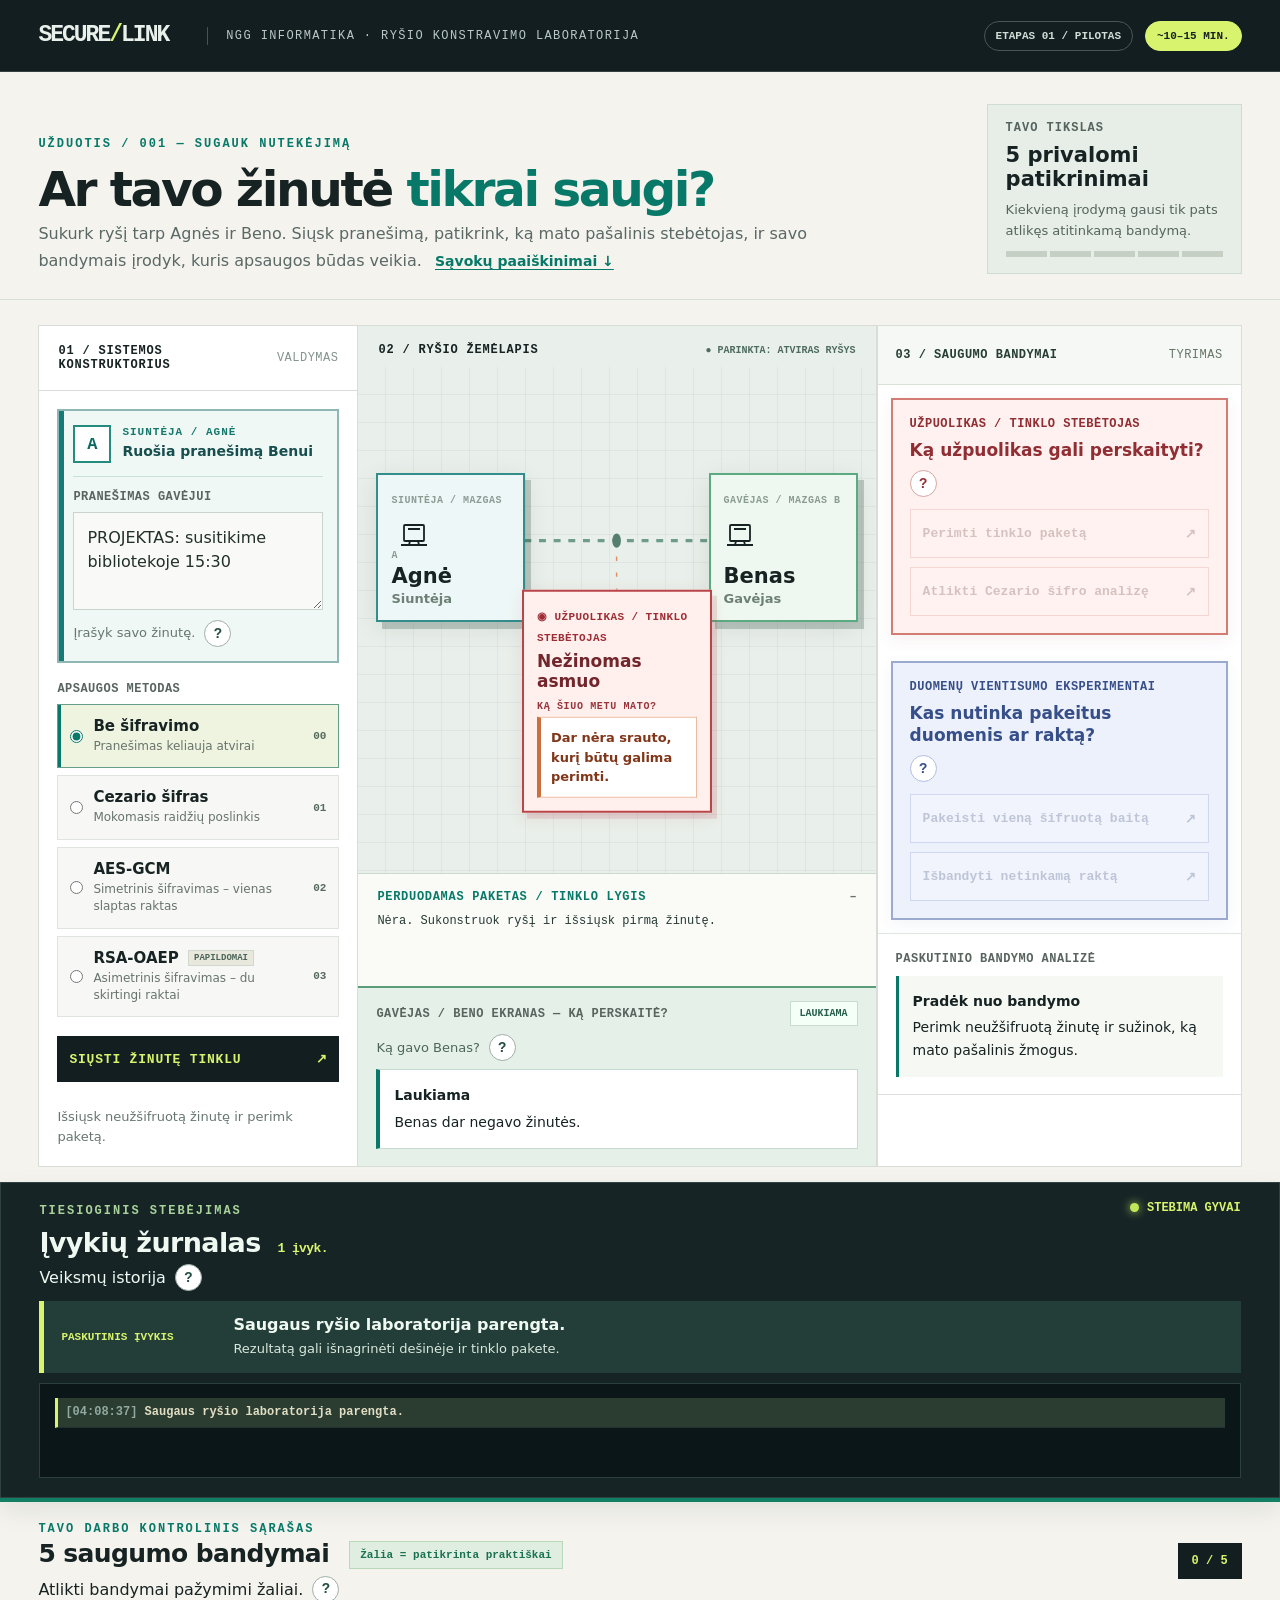
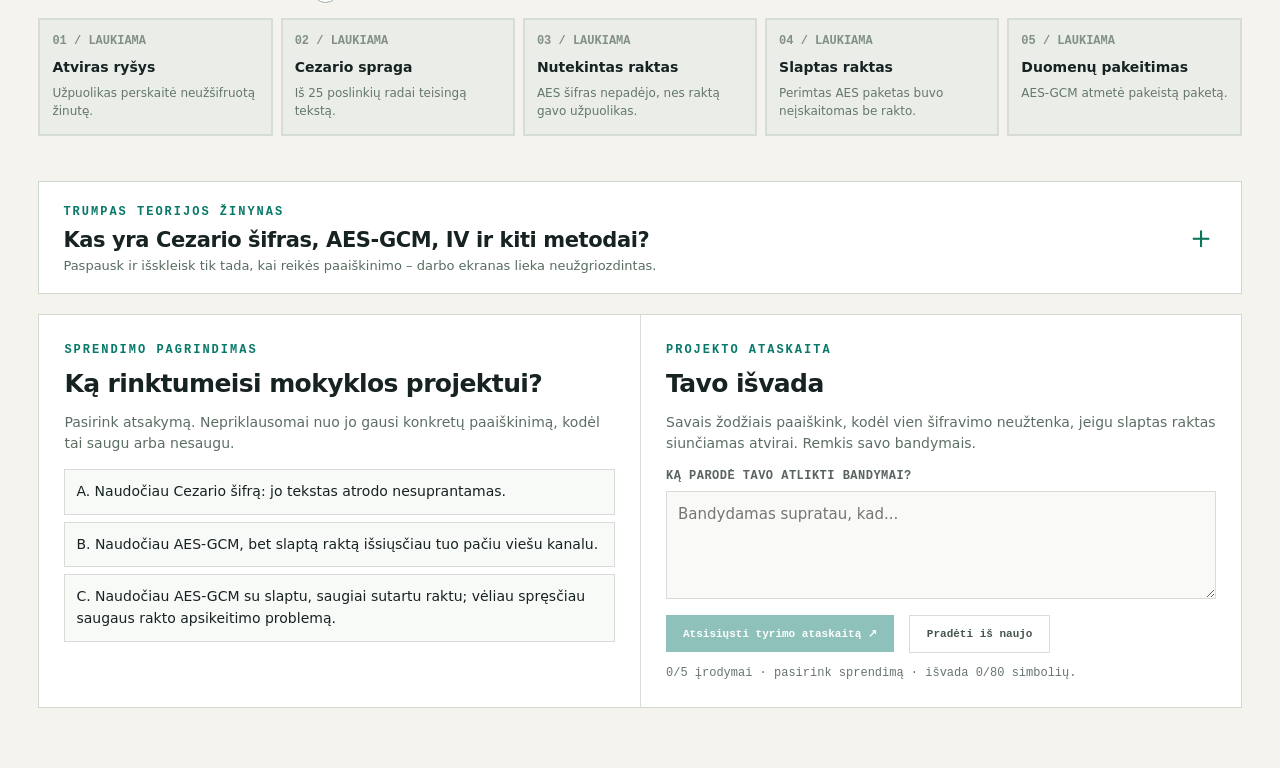
<file: secure-link.html>
<!DOCTYPE html>
<html lang="lt">
<head>
<meta charset="utf-8">
<meta name="viewport" content="width=device-width, initial-scale=1">
<meta name="theme-color" content="#11191a">
<title>SECURE / LINK — ryšio konstravimo laboratorija</title>
<style>
:root{--paper:#f4f3ee;--ink:#172223;--ink2:#4b5858;--line:#d9ddd8;--dark:#131e20;--lime:#d8f36d;--teal:#087968;--orange:#f3ab68;--red:#b34d40;--green:#17795e;--mono:'Space Mono',ui-monospace,Consolas,monospace;--font:'DM Sans',system-ui,-apple-system,'Segoe UI',sans-serif}*{box-sizing:border-box}body{margin:0;background:var(--paper);color:var(--ink);font-family:var(--font)}button,input,textarea,select{font:inherit}button{cursor:pointer}button:disabled{opacity:.46;cursor:not-allowed}button:focus-visible,input:focus-visible,textarea:focus-visible,select:focus-visible{outline:3px solid #4a8bbf;outline-offset:3px}a{color:inherit}.top{height:72px;background:var(--dark);color:#e9f0eb;display:flex;align-items:center;gap:22px;padding:0 clamp(18px,3vw,46px);border-bottom:1px solid #344242}.brand{font:700 23px/1 var(--mono);letter-spacing:-2px;white-space:nowrap}.brand span{color:var(--lime)}.top-mid{font:400 10px/1.5 var(--mono);text-transform:uppercase;letter-spacing:1.4px;color:#b8c9c5;margin-left:17px;border-left:1px solid #465551;padding-left:18px}.top-right{margin-left:auto;display:flex;align-items:center;gap:12px}.pill{border:1px solid #475854;color:#d0ddd6;border-radius:99px;padding:8px 11px;font:700 10px var(--mono);white-space:nowrap}.pilot-pill{background:var(--lime);color:#172223;border-color:var(--lime)}.under{padding:32px clamp(18px,3vw,46px) 25px;display:flex;align-items:end;justify-content:space-between;gap:22px;border-bottom:1px solid var(--line)}.overline{font:700 10px/1.7 var(--mono);letter-spacing:2px;color:var(--teal)}h1{margin:10px 0 7px;font-size:clamp(30px,3.8vw,54px);line-height:1.02;letter-spacing:-2.4px;font-weight:800}h1 em{font-style:normal;color:var(--teal)}.intro{margin:0;max-width:620px;color:#5a6866;font-size:14px;line-height:1.5}.goal{background:#e7ede7;border:1px solid #cfdbd4;max-width:255px;min-width:210px;padding:16px 18px}.goal .label{font:700 10px var(--mono);letter-spacing:1px;color:#55635e}.goal strong{display:block;margin:8px 0;font-size:20px}.goal small{font-size:11px;color:#56645e}.workspace{display:grid;grid-template-columns:minmax(250px,295px) minmax(420px,1fr) minmax(280px,320px);gap:0;padding:25px clamp(18px,3vw,46px) 0;max-width:1740px;margin:auto}.pane{min-width:0;background:white;border:1px solid var(--line)}.pane+.pane{border-left:0}.pane-head{padding:17px 19px;border-bottom:1px solid var(--line);display:flex;align-items:center;justify-content:space-between;gap:9px}.pane-title{font:700 11px var(--mono);letter-spacing:.8px;text-transform:uppercase}.pane-code{font:10px var(--mono);color:#84938d}.controls{padding:18px;display:flex;flex-direction:column;gap:19px}.field-label{font:700 10px var(--mono);letter-spacing:.6px;color:#59645f;display:block;margin-bottom:8px;text-transform:uppercase}.message-input{width:100%;min-height:98px;padding:13px;border:1px solid #cad3ce;resize:vertical;line-height:1.5;color:#22302c;background:#f9faf8;font-size:14px;border-radius:0}.hint{color:#677670;font-size:11px;line-height:1.5;margin-top:6px}.mode-list{display:grid;gap:7px}.mode-choice{display:flex;align-items:center;gap:10px;padding:12px 10px;background:#f7f8f5;border:1px solid #e0e4de;cursor:pointer;transition:border-color .15s,background .15s}.mode-choice:has(input:checked){background:#eff4e0;border-color:#649e89;box-shadow:inset 3px 0 0 var(--teal)}.mode-choice input{accent-color:var(--teal);margin:0}.mode-choice b{font-size:13px;display:block}.mode-choice small{font-size:10px;display:block;color:#67736c;margin-top:3px}.mode-badge{margin-left:auto;font:700 9px var(--mono);color:#566b5d}.option-row{display:grid;grid-template-columns:1fr 1fr;gap:7px}.smallopt{font-size:12px;border:1px solid var(--line);background:#f7f9f6;min-height:48px;padding:9px;color:var(--ink2);text-align:center}.smallopt.active{background:#e5f2e5;border-color:#61a58e;color:#175c4c;font-weight:700}.control-slider{display:flex;gap:12px;align-items:center}.control-slider input{flex:1;min-width:0;accent-color:var(--teal)}.control-slider output{font:700 15px var(--mono);min-width:24px}.send{width:100%;background:var(--dark);color:var(--lime);padding:15px 12px;border:0;text-transform:uppercase;letter-spacing:.8px;font:700 12px var(--mono);display:flex;justify-content:space-between;align-items:center;gap:7px}.send:hover{background:#2c4545}.main-stage{background:#e9efea;position:relative;display:flex;flex-direction:column;min-height:585px;overflow:hidden}.stage-top{padding:17px 20px 10px;display:flex;align-items:center;justify-content:space-between}.stage-top .status{font:700 10px var(--mono);color:#4e6c5f}.network-board{position:relative;flex:1;min-height:330px;background:linear-gradient(rgba(102,126,114,.08) 1px,transparent 1px),linear-gradient(90deg,rgba(102,126,114,.08) 1px,transparent 1px);background-size:28px 28px;background-position:-1px -1px}.wires{position:absolute;inset:0;width:100%;height:100%;pointer-events:none}.wire{stroke:#6d9d8a;stroke-width:2.2;stroke-dasharray:8 9;fill:none}.wire-b{stroke:#de9366;stroke-width:1.7;stroke-dasharray:3 8;fill:none}.packet-dot{fill:#ffb46f;filter:drop-shadow(0 0 5px #db904d);opacity:0}.packet-dot.fly{opacity:1;animation:travel 1.4s ease-in-out forwards}@keyframes travel{0%{transform:translateX(0);opacity:0}10%{opacity:1}85%{opacity:1}100%{transform:translateX(100px);opacity:0}}.moving-packet{position:absolute;z-index:3;left:25%;top:30%;display:none;font:700 18px var(--mono);color:#c4663a;text-shadow:0 0 13px #ffd69b;pointer-events:none}.moving-packet.go{display:block;animation:packetTravel 1.15s ease-in-out both}@keyframes packetTravel{from{transform:translateX(0);opacity:0}15%{opacity:1}85%{opacity:1}to{transform:translateX(min(32vw,340px));opacity:0}}.endpoint{position:absolute;width:149px;min-height:134px;background:#fff;border:1px solid #c5d1c8;box-shadow:8px 8px 0 rgba(43,78,61,.07);z-index:1;padding:13px}.endpoint.sender{top:21%;left:3.5%}.endpoint.receiver{top:21%;right:3.5%}.endpoint .num{color:#8b9c93;font:10px var(--mono)}.endpoint svg{width:32px;height:32px;margin:13px 0 6px;stroke:var(--ink);fill:none;stroke-width:1.8}.endpoint strong{display:block;font-size:14px}.endpoint small{font-size:11px;color:#6c8075}.spy{position:absolute;left:50%;top:66%;transform:translate(-50%,-50%);width:172px;min-height:104px;border:1px solid #d3a580;background:#fff6ed;padding:12px 15px;z-index:1}.spy .spy-label{font:700 10px var(--mono);color:#a15b35;letter-spacing:.4px}.spy strong{display:block;margin:9px 0 4px;font-size:13px}.spy small{font-size:11px;color:#805c46;line-height:1.4}.packet-strip{border-top:1px solid #cad9ce;background:#fafbf7;min-height:113px;padding:16px 19px;display:grid;grid-template-columns:1fr auto;gap:10px}.packet-strip .strip-label{font:700 10px var(--mono);color:var(--teal);letter-spacing:.7px}.packet-text{font:11px/1.65 var(--mono);overflow-wrap:anywhere;color:#263934;margin-top:8px;max-height:64px;overflow:auto}.packet-tag{font:700 10px var(--mono);color:#637368;text-align:right}.inspect{background:#fafcf8;display:flex;flex-direction:column}.inspect-section{padding:17px 18px;border-bottom:1px solid #dbe0da}.inspect h3{font-size:14px;margin:7px 0 8px;line-height:1.3}.inspect p{font-size:12px;color:#5b6b63;line-height:1.55;margin:0 0 12px}.attack-buttons{display:grid;grid-template-columns:1fr;gap:7px}.attack{font:700 11px var(--mono);text-align:left;display:flex;justify-content:space-between;align-items:center;padding:13px 12px;border:1px solid #cbd6cc;background:#fff;gap:8px;color:#263c37}.attack:hover:not(:disabled){border-color:var(--teal);background:#edf7f1}.attack.warn{background:#fff7eb;border-color:#f0d5b6}.console{background:#162224;color:#dbebe3;margin:0;padding:14px 15px;font:11px/1.55 var(--mono);min-height:128px;max-height:218px;overflow-y:auto;white-space:pre-wrap;overflow-wrap:anywhere}.console .time{color:#91a9a0}.console .bad{color:#ffbe9e}.console .good{color:#ddf79c}.console .info{color:#e1dec4}.evidencebar{border-top:1px solid #d5dbd5;padding:17px clamp(18px,3vw,46px) 25px;max-width:1740px;margin:auto}.evidence-top{display:flex;gap:13px;align-items:center;justify-content:space-between;padding-bottom:15px}.evidence-top h2{font-size:22px;letter-spacing:-.6px;margin:0}.evidence-top p{margin:5px 0 0;font-size:12px;color:#63746c}.counter{font:700 12px var(--mono);background:var(--dark);color:var(--lime);padding:11px 14px}.proofgrid{display:grid;grid-template-columns:repeat(5,minmax(0,1fr));gap:8px}.proof{padding:14px 12px;min-height:92px;background:#ebede8;border:1px solid #d9dcd3;position:relative}.proof.done{background:#e8f1db;border-color:#9fc893}.proof .marker{font:700 10px var(--mono);color:#829088}.proof.done .marker{color:#19744d}.proof strong{display:block;margin-top:10px;font-size:12px;line-height:1.35}.reflection{margin:0 clamp(18px,3vw,46px) 60px;border:1px solid #d3d8d0;background:#fff;max-width:calc(1740px - 92px);display:grid;grid-template-columns:1fr 1fr}.reflection>div{padding:25px;min-width:0}.reflection>div+div{border-left:1px solid var(--line)}.reflection h2{margin:8px 0;font-size:23px;letter-spacing:-.6px}.reflection p{font-size:13px;color:#5c6e64;line-height:1.55}.quizopt{display:block;width:100%;padding:11px;text-align:left;border:1px solid #d7ddd6;background:#f8faf7;color:var(--ink);margin:7px 0;line-height:1.35;font-size:12px}.quizopt.chosen{border-color:var(--teal);background:#e8f1de;font-weight:700}.quizfeedback{font-size:12px;line-height:1.55;color:#415a4c;border-left:3px solid var(--teal);background:#eef6ee;padding:11px;margin-top:8px;display:none}.quizfeedback.show{display:block}.report-write{min-height:108px;width:100%;padding:11px;resize:vertical;background:#f9faf7;border:1px solid var(--line);font-size:13px;line-height:1.5}.download{background:var(--teal);color:white;padding:12px 17px;margin-top:12px;border:0;font:700 11px var(--mono)}.secondary-btn{background:white;color:#45564c;padding:12px 17px;border:1px solid var(--line);font:700 11px var(--mono);margin:12px 0 0 8px}.notice{font:11px/1.5 var(--mono);margin-top:11px;color:#67746e}.variant-list{display:none;max-height:180px;overflow-y:auto;border:1px solid #d7ddd5;background:#f9fbf8;margin-top:9px;padding:6px}.variant-list.open{display:block}.variant{width:100%;display:block;text-align:left;padding:8px 9px;border:0;border-bottom:1px solid #e7ebe5;background:transparent;font:10px/1.55 var(--mono);color:#2f413b;overflow-wrap:anywhere}.variant:hover{background:#e8f4e9}.variant.selected{background:#d0ecdd;font-weight:bold}.feedback{padding:11px 12px;font-size:12px;line-height:1.55;background:#f5f8f3;border-left:3px solid var(--teal);margin-top:10px}.feedback.warning{border-color:#b76937;background:#fff2e5}.feedback strong{display:block;margin-bottom:3px}.section-line{height:1px;background:#d8dcd6;margin:5px 0}.kbd{font:700 10px var(--mono);background:#eef1e9;color:#4a6455;padding:5px 8px;white-space:nowrap}.progress-details{margin-top:11px;display:grid;grid-template-columns:repeat(5,1fr);gap:3px}.progress-details span{height:6px;background:#c5cfc4}.progress-details span.done{background:#2a9474}.muted{color:#76847c}.inline-pair{display:flex;gap:7px;align-items:center;flex-wrap:wrap}.no-select{user-select:none}@media(max-width:1270px){.workspace{grid-template-columns:minmax(240px,300px) minmax(400px,1fr)}.inspect{grid-column:1/-1;display:grid;grid-template-columns:1fr 1fr 1fr}.inspect>.inspect-section{border-right:1px solid #dbe0da}.pane+.pane{border-left:1px solid var(--line)}.inspect .pane-head{grid-column:1/-1}.main-stage{min-height:550px}}@media(max-width:850px){.top-mid{display:none}.under{align-items:start}.goal{display:none}.workspace{grid-template-columns:1fr;gap:10px}.main-stage{min-height:480px}.inspect{display:block;grid-column:auto}.inspect .inspect-section{border-right:none}.proofgrid{grid-template-columns:repeat(2,1fr)}.reflection{grid-template-columns:1fr}.reflection>div+div{border-left:0;border-top:1px solid var(--line)}}@media(max-width:600px){.top{padding:0 16px;height:61px}.brand{font-size:19px}.top-right .pill:not(.pilot-pill){display:none}.under{padding:22px 17px}.workspace{padding:14px 12px 0}.evidencebar{padding:24px 13px}.reflection{margin:0 12px 35px}h1{letter-spacing:-1.3px}.network-board{min-height:290px}.endpoint{width:116px;min-height:117px;padding:9px}.endpoint svg{width:26px;height:26px;margin:8px 0 4px}.endpoint strong{font-size:12px}.endpoint small{font-size:10px}.spy{top:72%;width:144px;min-height:88px;padding:9px}.proofgrid{grid-template-columns:1fr 1fr}.proof{min-height:75px;padding:10px}.proof strong{font-size:11px}.packet-strip{grid-template-columns:1fr}}@media(prefers-reduced-motion:reduce){*,*:before,*:after{animation:none!important;transition:none!important;scroll-behavior:auto!important}}

/* SECURE LINK v2 – didesnis šriftas, vizualūs bandymai ir įvykių registras */
body{font-size:16px}
.top-mid{font-size:12px}.pill{font-size:11px}.overline{font-size:12px}.intro{font-size:16px;max-width:810px;line-height:1.65}
.goal .label{font-size:12px}.goal small{font-size:13px;line-height:1.5}.goal strong{font-size:21px}
.workspace{grid-template-columns:minmax(270px,320px) minmax(390px,1fr) minmax(310px,365px)}
.pane-title{font-size:12px}.pane-code,.field-label{font-size:12px;letter-spacing:.04em}.pane-head{padding:18px 19px}
.mode-choice b{font-size:15px}.mode-choice small{font-size:12px;line-height:1.45}.mode-badge{font-size:11px}.mode-choice{padding:12px}.hint{font-size:13px;line-height:1.55}
.message-input{font-size:16px}.send{font-size:13px}.smallopt{font-size:13px}.control-slider output{font-size:17px}
.endpoint strong{font-size:16px}.endpoint small{font-size:12px}.spy strong{font-size:14px}.spy small{font-size:12px}.spy .spy-label{font-size:11px}
.packet-strip .strip-label,.packet-tag{font-size:12px}.packet-text{font-size:12px}.inspect h3{font-size:17px}.inspect p{font-size:14px;line-height:1.6}
.attack{font-size:13px;min-height:49px}.attack-buttons{gap:9px}.feedback{font-size:14px;line-height:1.65;padding:14px}.feedback strong{font-size:14px}
.experiment-section{background:#faf6ef}.experiment-section h3{color:#7d431d}.experiment-note{font-size:12px!important;color:#805d42!important;margin:11px 0 0!important}
.extra-label{display:inline-flex;background:#e9e8dc;border:1px solid #cfd8ce;padding:2px 5px;font:700 9px var(--mono);letter-spacing:0;vertical-align:middle;margin-left:4px;color:#4a6459}
.rsa-control{background:#f5f7f1;border:1px solid #d7e0d7;padding:12px}.rsa-control p{font-size:13px;line-height:1.6;color:#4a5d56;margin:6px 0 0}
.recipient-pane{background:#e5f0e8;border-top:2px solid #5b9c7b;padding:13px 18px 17px}
.recipient-head{display:flex;align-items:center;justify-content:space-between;gap:12px}.recipient-head .field-label{margin:0}
.receipt-badge{font:800 10px var(--mono);color:#265e4b;background:#f3fff7;padding:6px 9px;border:1px solid #c7dbcf}
.recipient-why{font-size:13px;line-height:1.55;color:#4c665b;margin:8px 0}.recipient-pane .feedback{margin:0;background:#fff;border:1px solid #c7dacf;border-left:4px solid #087968}
.recipient-pane .feedback.warning{background:#fff3e7;border-color:#e3ac7f;border-left-color:#c96e38}
.event-ledger{max-width:1740px;margin:15px auto 0;padding:18px clamp(18px,3vw,46px) 19px;background:#162426;color:#eff9f2;border:1px solid #304142;box-shadow:0 11px 26px rgba(18,35,32,.09)}
.event-head{display:flex;justify-content:space-between;gap:18px;align-items:flex-start}.event-head h2{font-size:27px;letter-spacing:-.6px;margin:6px 0}.event-head h2 span{font:700 13px var(--mono);color:#d8f36d;margin-left:8px}.event-head p{font-size:14px;color:#bbd1c5;margin:0 0 15px;line-height:1.6;max-width:780px}
.event-head .overline{color:#a9d39a}.event-live{white-space:nowrap;display:flex;gap:8px;align-items:center;color:#d8f36d;font:700 12px var(--mono)}.live-dot{width:9px;height:9px;background:#c1e85b;border-radius:50%;box-shadow:0 0 10px #b5da57;animation:livePulse 2s infinite}
@keyframes livePulse{50%{opacity:.42}}.last-event{display:grid;grid-template-columns:160px minmax(160px,1fr);column-gap:12px;row-gap:5px;align-items:center;background:#233e38;padding:14px 17px;border-left:5px solid #d8f36d}
.last-event .event-signal{grid-row:span 2;font:700 11px var(--mono);color:#d8f36d}.last-event strong{font-size:16px}.last-event>span:last-child{font-size:13px;color:#d9e7dc;line-height:1.5}
.last-event.bad{background:#523528;border-color:#ffab74}.last-event.bad .event-signal{color:#ffbf90}
.event-ledger>.console{max-height:210px;min-height:95px;margin-top:10px;background:#0b1618;border:1px solid #2b403c;font-size:12px;line-height:1.8}
.event-ledger .console .logline{padding:4px 7px;border-bottom:1px solid #223034}
.event-ledger .console .logline:first-child{background:#2b3c31;border-left:3px solid #d8f36d;font-weight:700}
.event-ledger .console .logline.bad:first-child{background:#523528;border-left-color:#ffad7f}
.candidate-workbench{max-width:1740px;margin:15px auto 0;padding:22px clamp(18px,3vw,46px);border:1px solid #b9cdc0;background:#eef5ec}
.candidate-workbench[hidden]{display:none!important}.workbench-top{display:flex;align-items:flex-start;gap:20px;justify-content:space-between}
.workbench-top h2{font-size:25px;margin:7px 0}.workbench-top p{font-size:14px;line-height:1.6;color:#52685e;margin:0 0 15px}.candidate-workbench .variant-list{display:grid;grid-template-columns:repeat(3,minmax(0,1fr));gap:7px;max-height:none;overflow:visible;background:transparent;border:0;padding:0}
.candidate-workbench .variant{background:#fff;border:1px solid #cdd9cf;padding:12px;font:12px/1.6 var(--mono);min-height:67px;word-break:break-word}.candidate-workbench .variant:hover{background:#fff4d8;border-color:#cbad72}.candidate-workbench .variant.selected{background:#d7ecdd;border:2px solid #3e8f6a}.candidate-note{margin-top:12px;background:#f5faf4;border-left:4px solid #428768;padding:12px;font-size:14px;line-height:1.6}.candidate-note.error{border-color:#c47f47;background:#fff4e6}
.evidence-top p{font-size:14px;line-height:1.6;max-width:920px}.evidence-top h2{font-size:25px}.proof strong{font-size:14px}.proof .marker{font-size:12px}.proof{min-height:110px}
.reflection p{font-size:14px}.reflection h2{font-size:25px}.quizopt{font-size:14px;line-height:1.55}.quizfeedback{font-size:14px}.notice{font-size:12px}.report-write{font-size:15px}
.terms{max-width:1740px;margin:20px auto;padding:0 clamp(18px,3vw,46px)}.terms details{background:#fff;border:1px solid #cdd7cd}.terms summary{display:flex;align-items:center;justify-content:space-between;gap:14px;padding:20px 24px;cursor:pointer;list-style:none}.terms summary::-webkit-details-marker{display:none}
.terms summary>span:first-child{display:flex;flex-direction:column;gap:6px}.terms summary strong{font-size:21px;letter-spacing:-.4px}.terms summary small{font-size:13px;color:#586c60}.details-arrow{color:#0b765c;font-size:32px;line-height:1}.terms details[open] .details-arrow{transform:rotate(45deg)}.terms-intro{padding:15px 24px;font-size:14px;background:#f2f7ef;line-height:1.65}.term-grid{display:grid;grid-template-columns:repeat(4,minmax(0,1fr));gap:12px;padding:17px 24px}.term-grid article{border-left:3px solid #77aa91;background:#f7faf6;padding:13px}.term-grid h3{font-size:16px;margin:0 0 8px}.term-grid p{font-size:13px;line-height:1.65;margin:0;color:#4c6258}.term-footer{padding:0 24px 22px;font-size:13px;line-height:1.6;color:#506258}.knowledge-link{display:inline-block;text-decoration:underline;text-underline-offset:3px;font-size:14px;color:var(--teal);font-weight:700;margin-left:8px}
.flash-update{animation:flashBackground .75s ease-out 1}@keyframes flashBackground{0%{outline:3px solid #f9cb66;background:#fff2b3}100%{outline:0;background:transparent}}
@media(max-width:1270px){.workspace{grid-template-columns:minmax(270px,320px) minmax(390px,1fr)}.inspect{display:block;grid-column:1/-1}.term-grid{grid-template-columns:repeat(2,minmax(0,1fr))}}
@media(max-width:850px){.workspace{grid-template-columns:1fr}.candidate-workbench .variant-list{grid-template-columns:repeat(2,minmax(0,1fr))}.event-ledger{margin:12px 10px 0}.last-event{grid-template-columns:1fr}.last-event .event-signal{grid-row:auto}.event-live{font-size:11px}}
@media(max-width:600px){.event-head{flex-direction:column}.event-ledger{padding:15px}.candidate-workbench{margin:12px 10px;padding:14px}.candidate-workbench .variant-list{grid-template-columns:1fr}.workbench-top h2{font-size:20px}.term-grid{grid-template-columns:1fr}.terms{padding:0 12px}.terms summary{padding:16px}.terms summary strong{font-size:17px}.term-grid{padding:12px}.terms-intro{padding:12px}.term-footer{padding:12px}.recipient-why{font-size:12px}.last-event strong{font-size:15px}}

.proof-desc{font-size:12px;line-height:1.5;color:#64776b;margin:7px 0 0}.proof.done .proof-desc{color:#3f6651}
@media(max-width:600px){.proof-desc{font-size:11px}}

</style>
<style>
/* SECURE LINK v5.47 · aiškesnė vaidmenų ir tyrimo rezultatų hierarchija */
.sender-card{border:2px solid #8fb6b5;background:#f0f8f5;padding:14px;box-shadow:inset 5px 0 0 #167b76}
.sender-card-head{display:flex;gap:11px;align-items:center;padding:0 0 13px;margin-bottom:13px;border-bottom:1px solid #c8e1d9}
.sender-role-mark{display:grid;place-items:center;flex:none;width:38px;height:38px;border:2px solid #248b7e;background:#fff;color:#096a64;font:800 17px var(--mono)}
.sender-card-head strong{display:block;font-size:14px;line-height:1.4;color:#174e4e}
.sender-card-label{display:block;font:800 11px var(--mono);letter-spacing:1px;color:#16786c;margin-bottom:4px}
.endpoint{border-width:2px!important;box-shadow:6px 7px 0 #2b4e4140,0 6px 25px #122a2417!important;transition:box-shadow .25s,transform .25s}
.endpoint.sender{background:#eef7f7!important;border-color:#328d8b!important}
.endpoint.receiver{background:#eff8f0!important;border-color:#5caa82!important}
.endpoint .num{font-size:10px!important;font-weight:800!important;letter-spacing:.5px}
.endpoint strong{font-size:21px!important;margin-top:2px}
.endpoint small{font-size:13px!important;font-weight:700!important}
.spy{border:2px solid #d27e48!important;background:#fff2e7!important;box-shadow:5px 6px 0 #c9753840,0 4px 16px #9a442f24!important;min-width:190px;max-width:min(295px,70%);padding:13px!important;transition:background .25s,border-color .25s}
.spy-label{font:800 11px/1.5 var(--mono)!important;letter-spacing:.7px;color:#97441f!important}
.spy strong{font-size:17px!important;color:#602d1a!important;display:block;margin-top:5px}
.spy-info-title{font:800 10px var(--mono);letter-spacing:.65px;color:#794a31;margin:10px 0 5px}
.spy-output{display:block;background:#fff;border:1px solid #ebbca0;border-left:4px solid #c9703c;padding:10px;color:#813619!important;font-size:13px!important;line-height:1.5;font-weight:800!important;overflow-wrap:anywhere;max-height:118px;overflow-y:auto}
.spy.spy-danger{background:#ffe2d3!important;border-color:#c74726!important}
.spy.spy-danger .spy-output{background:#fff0ea;border-color:#f1a27d;border-left-color:#d33d27;color:#921b13!important}
.spy.spy-safe{background:#e3f4eb!important;border-color:#4a9673!important}
.spy.spy-safe .spy-output{background:#f7fff9;border-color:#93ccb0;border-left-color:#23885b;color:#176846!important}
.experiment-section{border-top:3px solid #dcaa7c!important;box-shadow:inset 4px 0 0 #dfb08b}
.experiment-section .experiment-note{padding:10px 12px;background:#fff9f1;border:1px solid #e8d4be;line-height:1.55!important}
.candidate-workbench{border:3px solid #087968;scroll-margin-top:16px;box-shadow:0 0 0 6px #c9e5d280,0 20px 45px #123c2d28}
.candidate-workbench .overline{font-size:12px;color:#0c8067}
.workbench-arrived{animation:workbenchHere 1.4s ease-out}
@keyframes workbenchHere{0%{box-shadow:0 0 0 0 #d0e883,0 0 0 0 #0f695a}40%{box-shadow:0 0 0 9px #d0e88399,0 0 0 14px #0f695a36}100%{box-shadow:0 0 0 6px #c9e5d280,0 20px 45px #123c2d28}}
.evidencebar{border-top:4px solid #117f64!important}
.progress-legend{display:inline-block;vertical-align:middle;margin-left:12px;font:700 11px var(--mono);letter-spacing:0;padding:7px 10px;background:#e0eee1;color:#197152;border:1px solid #b7d9ba}
.proofgrid .proof{position:relative;border:2px solid #d6ddd5;transition:background .25s,border-color .25s,box-shadow .25s,transform .25s}
.proofgrid .proof.done{border-color:#268c61!important;background:#e0f3db!important;box-shadow:inset 0 0 0 1px #92cba6,0 5px 13px #2f9e6133}
.proofgrid .proof.done:before{content:'✓';position:absolute;right:12px;top:10px;width:25px;height:25px;display:grid;place-items:center;background:#25865b;color:white;font:bold 19px sans-serif;border-radius:50%}
.proofgrid .proof.done .marker{font-weight:900!important;color:#126143!important;font-size:12px!important;padding-right:29px}
.proofgrid .proof.done strong{color:#124e39;font-size:15px!important}
.proof-just-done{animation:proofPop .8s ease-out}
@keyframes proofPop{25%{transform:translateY(-4px) scale(1.015);box-shadow:0 10px 24px #33a56855}100%{transform:none}}
@media(max-width:1000px){.endpoint strong{font-size:18px!important}.spy{min-width:0;max-width:45%;padding:10px!important}.spy-output{font-size:12px!important}}
@media(max-width:600px){.sender-card{padding:12px}.spy{max-width:70%;}.spy strong{font-size:14px!important}.spy-output{font-size:12px!important;padding:7px}.progress-legend{margin-left:0;margin-top:8px}}
@media(prefers-reduced-motion:reduce){.workbench-arrived,.proof-just-done{animation:none!important}}
</style>
<style>
body.in-ngg .pilot-pill{background:#d8f36d;color:#172223}
body.in-ngg{overflow-x:hidden}
body.in-ngg .under{padding-top:21px}
body.in-ngg .under h1{font-size:clamp(25px,3vw,43px)}
body.in-ngg .workspace{padding-top:16px}
body.in-ngg .top-right .pilot-pill{display:none}
</style>
<style>
/* v5.48 – užpuoliko valdymo skydelis */
.attacker-panel{border:2px solid #c85e56!important;box-shadow:inset 4px 0 0 rgba(177,51,55,.13)}
.attacker-panel-head{border-bottom:2px solid #d27871!important;background:linear-gradient(112deg,#ffe5e2 0%,#fff1ed 69%,#fff8f4 100%)!important;padding:16px 17px!important;gap:10px;min-height:80px}
.attacker-panel-identity{display:flex;align-items:center;gap:11px;min-width:0}
.attacker-icon{height:35px;width:35px;min-width:35px;display:grid;place-items:center;border-radius:7px;background:#ab3237;color:white;font:900 22px/1 var(--mono);box-shadow:0 3px 0 rgba(94,18,24,.24)}
.attacker-title-wrap{display:flex;flex-direction:column;gap:5px;min-width:0}
.attacker-panel-head .pane-title{font:800 15px/1.25 var(--mono)!important;letter-spacing:.4px;color:#8f272e!important;overflow-wrap:anywhere}
.attacker-subtitle{font:800 12px/1.25 var(--mono);letter-spacing:.7px;color:#a7353b;overflow-wrap:anywhere}
.attacker-panel-tag{flex:none;border:1px solid #dcaba5;background:#fffcf9;color:#982d32;font:800 10px/1 var(--mono);letter-spacing:.6px;padding:8px 9px}
.attacker-panel>.pane-head+.inspect-section{background:#fffafa;border-left:4px solid #c7544f;padding-left:15px}
.attacker-panel>.pane-head+.inspect-section .field-label{color:#a7373b;font-weight:850}
.attacker-panel>.pane-head+.inspect-section h3{color:#792a2f}
.attacker-panel>.pane-head+.inspect-section .attack:not(:disabled){border-color:#d6a29e;background:#fff7f6;color:#752b30}
.attacker-panel>.pane-head+.inspect-section .attack:hover:not(:disabled){background:#ffe5e1;border-color:#c7544f}
.spy{border-color:#ba4549!important;background:#fff0ee!important;box-shadow:5px 6px 0 #a93a3f24,0 4px 16px #a93a3f1c!important}
.spy .spy-label{color:#9d2d34!important}.spy strong{color:#72262c!important}
.spy .spy-info-title{color:#98343a!important}
@media(max-width:1270px){.attacker-panel{grid-column:1/-1}}
@media(max-width:600px){.attacker-panel-head{padding:14px!important;min-height:73px}.attacker-panel-head .pane-title{font-size:13px!important}.attacker-subtitle{font-size:11px}.attacker-icon{width:32px;min-width:32px;height:32px}}
</style>
<style>
/* NGG SECURE LINK v5.49 */
.attacker-panel{border:1px solid var(--line)!important;box-shadow:none!important;background:#fff!important}
.attacker-panel-head{background:#f6f8f5!important;border-bottom:1px solid #d9e2d9!important;min-height:59px!important;padding:15px 18px!important}
.attacker-panel-head .pane-title{font:800 12px/1.4 var(--mono)!important;color:#263d36!important;letter-spacing:.5px}
.attacker-panel-head .pane-code{color:#66766a}
.attacker-panel>.pane-head+.inspect-section{border-left:0!important}
.attacker-panel>.pane-head+.interception-zone{border:2px solid #d37c74!important;background:#fff1ef!important;padding:17px!important;margin:13px!important;box-shadow:0 5px 15px rgba(144,48,53,.07)}
.interception-zone .field-label,.interception-zone h3{color:#902e33!important}
.interception-zone .attack:not(:disabled){border:1px solid #cc7771!important;background:#fffafa!important;color:#70292d!important}
.interception-zone .attack:hover:not(:disabled){border-color:#af3b3e!important;background:#ffe2de!important}
.interception-zone .attack:disabled{background:#fff4f2!important;border-color:#e9b7b1!important;color:#a58b89!important}
.attacker-panel .experiment-section{border:2px solid #9daacf!important;background:#edf1fc!important;margin:13px!important;padding:17px!important;box-shadow:0 5px 16px rgba(62,80,153,.055)}
.attacker-panel .experiment-section .field-label,.attacker-panel .experiment-section h3{color:#374f88!important}
.attacker-panel .experiment-section .attack.warn{background:#fff!important;border-color:#aebce0!important;color:#374f88!important}
.attacker-panel .experiment-section .attack.warn:not(:disabled):hover{background:#dce6ff!important;border-color:#7187c6!important}
.attacker-panel .experiment-section .attack.warn:disabled{background:#f7f8fc!important;color:#8692ad!important}
.attacker-panel .experiment-section .experiment-note{display:none!important}
.attacker-panel .inspect-section:last-child{border-top:1px solid #dfe5df;padding-top:18px!important}
.help-row{display:flex;align-items:center;gap:9px;flex-wrap:wrap;margin:0 0 12px}.help-row h3{margin:0!important;flex:0 1 auto}
.help-wrap{position:relative;display:inline-flex;align-items:center;z-index:5}
.help-btn{width:27px;height:27px;padding:0;border-radius:50%;border:1px solid #9faea8;background:#fff;color:#244d43;display:grid;place-items:center;font:900 14px/1 var(--mono);cursor:help}
.help-btn:hover,.help-btn:focus-visible{background:#e3f4e8;border-color:#438b72;outline:2px solid #92cbb3;outline-offset:2px}
.help-pop{position:absolute;z-index:50;top:calc(100% + 9px);left:0;width:min(315px,72vw);padding:12px 14px;background:#1b3030;color:#f3fff9;border:1px solid #385e55;box-shadow:0 10px 28px #0b22254a;border-radius:5px;font:12px/1.65 var(--font);text-transform:none;letter-spacing:normal;pointer-events:none;opacity:0;visibility:hidden;transform:translateY(-5px);transition:opacity .17s,transform .17s,visibility .17s}
.help-pop b{color:#d4ef94}.help-wrap:hover .help-pop,.help-wrap:focus-within .help-pop{opacity:1;visibility:visible;transform:translateY(0);pointer-events:auto}
.interception-zone .help-btn{color:#962f37;border-color:#d7a5a1}.experiment-section .help-btn{color:#3b518e;border-color:#b2bee0}
.help-inline{display:flex;gap:8px;align-items:center;flex-wrap:wrap}.help-inline .help-wrap{margin-left:1px}
.lab-jumpbar{position:relative;display:flex;gap:7px;align-items:center;flex-wrap:wrap;padding:10px clamp(18px,3vw,46px);max-width:1740px;margin:0 auto;border-bottom:1px solid #d6ded5;background:#f0f3ed}
.lab-jumpbar .nav-label{font:800 10px var(--mono);color:#597067;margin-right:7px}
.lab-jumpbar button{border:1px solid #cbd5ca;background:#fff;color:#2d5147;padding:9px 12px;min-height:37px;font:700 12px var(--font);border-radius:3px;white-space:nowrap}
.lab-jumpbar button:hover,.lab-jumpbar button:focus-visible{background:#e5f0e4;border-color:#579b82}
.lab-jumpbar button.active{background:#173e37;color:#fff;border-color:#173e37}
.lab-jumpbar .nav-hint{font:11px var(--font);color:#66796e;margin-left:auto}
#caesarWorkbench,#eventLedger,#conclusions,#attackerTests,#evidenceSection,#senderSection{scroll-margin-top:14px}
.nav-next{display:inline-flex;align-items:center;gap:7px;margin-top:11px;border:1px solid #a9c2b0;background:#eef7ed;color:#255b45;padding:10px 12px;font:700 12px var(--font);cursor:pointer}
.nav-next:hover{background:#dceede}
@media(max-width:850px){.lab-jumpbar{padding:9px 15px}.lab-jumpbar .nav-hint{display:none}.attacker-panel .interception-zone,.attacker-panel .experiment-section{margin:9px!important}}
@media(max-width:480px){.lab-jumpbar .nav-label{width:100%}.lab-jumpbar button{flex:1;padding:9px 8px;font-size:11px}.help-pop{width:min(275px,74vw)}.attacker-panel .interception-zone,.attacker-panel .experiment-section{padding:13px!important}}
@media(prefers-reduced-motion:reduce){.help-pop{transition:none}}
</style>
</head>
<body>
<header class="top"><div class="brand">SECURE<span>/</span>LINK</div><div class="top-mid">NGG Informatika · Ryšio konstravimo laboratorija</div><div class="top-right"><span class="pill">ETAPAS 01 / PILOTAS</span><span class="pill pilot-pill">~10–15 MIN.</span></div></header>
<section class="under"><div><div class="overline">UŽDUOTIS / 001 — SUGAUK NUTEKĖJIMĄ</div><h1>Ar tavo žinutė <em>tikrai saugi?</em></h1><p class="intro">Sukurk ryšį tarp Agnės ir Beno. Siųsk pranešimą, patikrink, ką mato pašalinis stebėtojas, ir savo bandymais įrodyk, kuris apsaugos būdas veikia. <a class="knowledge-link" href="#sąvokų-žinynas">Sąvokų paaiškinimai ↓</a></p></div><div class="goal"><div class="label">TAVO TIKSLAS</div><strong>5 privalomi patikrinimai</strong><small>Kiekvieną įrodymą gausi tik pats atlikęs atitinkamą bandymą.</small><div class="progress-details" id="topProgress" aria-label="Tyrimo pažanga"></div></div></section>
<main class="workspace">
<section class="pane" id="senderSection"><div class="pane-head"><span class="pane-title">01 / SISTEMOS KONSTRUKTORIUS</span><span class="pane-code">VALDYMAS</span></div><div class="controls">
<div class="sender-card"><div class="sender-card-head"><span class="sender-role-mark">A</span><div><span class="sender-card-label">SIUNTĖJA / AGNĖ</span><strong>Ruošia pranešimą Benui</strong></div></div><label class="field-label" for="message">Pranešimas gavėjui</label><textarea id="message" class="message-input" maxlength="120" spellcheck="false">PROJEKTAS: susitikime bibliotekoje 15:30</textarea><div class="help-inline hint">Įrašyk savo žinutę. <span class="help-wrap"><button class="help-btn" type="button" aria-label="Kodėl svarbu pakeisti tekstą?">?</button><span class="help-pop" role="tooltip">Pakeisk žinutę į savą – tuomet geriau matysi, kaip tavo konkretus tekstas keičiasi po šifravimo.</span></span></div></div>
<div><span class="field-label">Apsaugos metodas</span><div class="mode-list"><label class="mode-choice"><input type="radio" name="mode" value="plain" checked><span><b>Be šifravimo</b><small>Pranešimas keliauja atvirai</small></span><span class="mode-badge">00</span></label><label class="mode-choice"><input type="radio" name="mode" value="caesar"><span><b>Cezario šifras</b><small>Mokomasis raidžių poslinkis</small></span><span class="mode-badge">01</span></label><label class="mode-choice"><input type="radio" name="mode" value="aes"><span><b>AES-GCM</b><small>Simetrinis šifravimas – vienas slaptas raktas</small></span><span class="mode-badge">02</span></label>
<label class="mode-choice"><input type="radio" name="mode" value="rsa"><span><b>RSA-OAEP <span class="extra-label">PAPILDOMAI</span></b><small>Asimetrinis šifravimas – du skirtingi raktai</small></span><span class="mode-badge">03</span></label></div></div>
<div id="caesarControl" hidden><label class="field-label" for="shift">Pasirink slaptą poslinkį</label><div class="control-slider"><input id="shift" type="range" min="1" max="25" value="7"><output id="shiftValue">7</output></div><div class="hint">Demonstracijoje keičiamos A–Z lotyniškos raidės. Tai nesaugus šifras.</div></div>
<div id="aesControl" hidden><span class="field-label">Kaip bendras AES raktas atsidurs pas Beną?</span><div class="option-row"><button class="smallopt" id="keyPrivate" type="button">Saugus išankstinis susitarimas</button><button class="smallopt" id="keyLeak" type="button">Tuo pačiu viešu kanalu</button></div><div class="hint" id="shareHint">Šiame etape laikome, kad Agnė ir Benas jau turi bendrą raktą. Vėliau nagrinėsime, kaip jį perduoti saugiai.</div></div>
<div id="rsaControl" hidden class="rsa-control"><div class="field-label">Viešasis ir privatusis raktai</div><p>Programa sugeneruos Beno <strong>viešąjį</strong> ir <strong>privatųjį</strong> raktus. Agnė užšifruos naudodama viešąjį, o Benas iššifruos privačiuoju. Tik trumpoms žinutėms – ilgiems duomenims naudojamas hibridinis šifravimas.</p></div>
<button class="send" id="send" type="button"><span>Siųsti žinutę tinklu</span><span aria-hidden="true">↗</span></button><div id="controlFeedback" class="hint" role="status">Pirmiausia išsiųsk žinutę be šifravimo, tada ją perimk.</div>
</div></section>
<section class="pane main-stage"><div class="stage-top"><span class="pane-title">02 / RYŠIO ŽEMĖLAPIS</span><span class="status" id="stageStatus">● SISTEMA PARUOŠTA</span></div><div class="network-board" role="img" aria-label="Agnė siunčia žinutę Benui per tinklą, kurį stebi įsilaužėlis">
<svg class="wires" viewBox="0 0 600 350" preserveAspectRatio="none" aria-hidden="true"><path class="wire" d="M125,120 L475,120"/><path class="wire-b" d="M300,120 L300,246"/><circle cx="300" cy="120" r="5" fill="#557e6f"/><path d="m455 110 20 10-20 10" fill="none" stroke="#6d9d8a" stroke-width="2"/><path d="m290 234 10 12 10-12" fill="none" stroke="#d89c75" stroke-width="2"/></svg>
<div id="packetMotion" class="moving-packet" aria-hidden="true">▰</div><div class="endpoint sender" aria-label="Siuntėja Agnė"><span class="num">SIUNTĖJA / MAZGAS A</span><svg viewBox="0 0 32 32" aria-hidden="true"><rect x="6" y="5" width="20" height="16" rx="1"/><path d="M3 25h26M12 21l-1 4M20 21l1 4M10 9h12"/></svg><strong>Agnė</strong><small>Siuntėja</small></div>
<div class="endpoint receiver" aria-label="Gavėjas Benas"><span class="num">GAVĖJAS / MAZGAS B</span><svg viewBox="0 0 32 32" aria-hidden="true"><rect x="6" y="5" width="20" height="16" rx="1"/><path d="M3 25h26M12 21l-1 4M20 21l1 4M10 9h12"/></svg><strong>Benas</strong><small>Gavėjas</small></div>
<div class="spy" id="spyCard" aria-label="Užpuoliko stebėjimo skydelis"><span class="spy-label">◉ UŽPUOLIKAS / TINKLO STEBĖTOJAS</span><strong>Nežinomas asmuo</strong><div class="spy-info-title">KĄ ŠIUO METU MATO?</div><div class="spy-output" id="spyState" role="status" aria-live="polite">Dar nėra srauto, kurį būtų galima perimti.</div></div>
</div><div class="packet-strip"><div><div class="strip-label">PERDUODAMAS PAKETAS / TINKLO LYGIS</div><div id="packetView" class="packet-text" aria-live="polite">Nėra. Sukonstruok ryšį ir išsiųsk pirmą žinutę.</div></div><span class="packet-tag" id="packetTag">–</span></div>
<div class="recipient-pane"><div class="recipient-head"><span class="field-label">GAVĖJAS / BENO EKRANAS — KĄ PERSKAITĖ?</span><span id="receiverBadge" class="receipt-badge">LAUKIAMA</span></div><div class="recipient-why help-inline">Ką gavo Benas? <span class="help-wrap"><button class="help-btn" type="button" aria-label="Kam reikalingas gavėjo ekranas?">?</button><span class="help-pop" role="tooltip">Šiame ekrane rodoma, ar Benas iš tiesų gavo ir sugebėjo perskaityti tavo žinutę. Saugus ryšys turi neleisti užpuolikui jos perskaityti, bet leisti tai gavėjui.</span></span></div><div id="receiverView" class="feedback"><strong>Laukiama</strong>Benas dar negavo žinutės.</div></div></section>
<section class="pane inspect attacker-panel" id="attackerTests" aria-label="Ryšio saugumo bandymų įrankiai"><div class="pane-head attacker-panel-head"><span class="pane-title">03 / SAUGUMO BANDYMAI</span><span class="pane-code">TYRIMAS</span></div>
<div class="inspect-section interception-zone"><span class="field-label">UŽPUOLIKAS / TINKLO STEBĖTOJAS</span><div class="help-row"><h3>Ką užpuolikas gali perskaityti?</h3><span class="help-wrap"><button class="help-btn" type="button" aria-label="Paaiškinimas apie perėmimo bandymą">?</button><span class="help-pop" role="tooltip"><b>Kaip atlikti?</b> Išsiųsk pranešimą, spausk „Perimti tinklo paketą“ ir palygink, ką mato užpuolikas ir gavėjas Benas. Cezario šifrui gali papildomai išbandyti visus 25 raktus.</span></span></div><div class="attack-buttons"><button class="attack" id="intercept" type="button" disabled>Perimti tinklo paketą <span aria-hidden="true">↗</span></button><button class="attack" id="bruteforce" type="button" disabled>Atlikti Cezario šifro analizę <span aria-hidden="true">↗</span></button></div></div>
<div class="inspect-section experiment-section"><span class="field-label">DUOMENŲ VIENTISUMO EKSPERIMENTAI</span><div class="help-row"><h3>Kas nutinka pakeitus duomenis ar raktą?</h3><span class="help-wrap"><button class="help-btn" type="button" aria-label="Paaiškinimas apie pakeistą baitą ir netinkamą raktą">?</button><span class="help-pop" role="tooltip"><b>Du skirtingi bandymai.</b> Pirmame keičiamas vienas užšifruoto paketo baitas, antrame paketas lieka nepakitęs, bet gavėjas naudoja kitą raktą. AES-GCM abu atmeta, tačiau dėl skirtingų priežasčių. Stebėk gavėjo ekraną ir įvykių žurnalą.</span></span></div><div class="attack-buttons"><button class="attack warn" id="tamper" type="button" disabled>Pakeisti vieną šifruotą baitą <span aria-hidden="true">↗</span></button><button class="attack warn" id="wrongKey" type="button" disabled>Išbandyti netinkamą raktą <span aria-hidden="true">↗</span></button></div></div>
<div class="inspect-section"><span class="field-label">Paskutinio bandymo analizė</span><div id="feedback" class="feedback" role="status"><strong>Pradėk nuo bandymo</strong>Perimk neužšifruotą žinutę ir sužinok, ką mato pašalinis žmogus.</div></div></section>
</main>
<section id="caesarWorkbench" class="candidate-workbench" tabindex="-1" aria-label="25 Cezario šifro bandymų rezultatai" hidden><div class="workbench-top"><div><div class="overline">NAUJAS TYRIMO LANGAS · 25 GALIMI RAKTAI</div><h2>Iš 25 bandymų išrink prasmingą žinutę</h2><p>Raktai čia išbandomi automatiškai. <strong>Tavo darbas:</strong> palyginti gautus tekstus ir pasirinkti tą, kuris atitinka siunčiamą pranešimą.</p></div><button id="closeVariants" class="smallopt" type="button">Uždaryti</button></div><div id="variants" class="variant-list" aria-label="Cezario šifro iššifravimo bandymai"></div><div id="candidateNote" role="status" class="candidate-note">Pasirink vieną variantą. Patikrinimas parodys, ar tavo išvada teisinga.</div></section>
<section class="event-ledger" id="eventLedger" aria-labelledby="eventTitle"><div class="event-head"><div><div class="overline">TIESIOGINIS STEBĖJIMAS</div><h2 id="eventTitle">Įvykių žurnalas <span id="eventCount">0</span></h2><div class="help-inline" style="margin-bottom:10px">Veiksmų istorija <span class="help-wrap"><button class="help-btn" type="button" aria-label="Paaiškinimas apie įvykių žurnalą">?</button><span class="help-pop" role="tooltip">Žurnalas fiksuoja kiekvieną veiksmą: siuntimą, užpuoliko perėmimą ir gavėjo atsaką. Naujausias įvykis rodomas viršuje.</span></span></div></div><div class="event-live"><span class="live-dot" aria-hidden="true"></span> STEBIMA GYVAI</div></div><div id="lastEvent" class="last-event" role="status"><span class="event-signal">PASKUTINIS ĮVYKIS</span><strong>Laboratorija pasiruošusi</strong><span>Pasirink apsaugą ir išsiųsk pirmą žinutę.</span></div><div class="console" id="console" aria-label="Visų veiksmų įvykių žurnalas" aria-live="polite"></div></section>
<section class="evidencebar" id="evidenceSection"><div class="evidence-top"><div><div class="overline">TAVO DARBO KONTROLINIS SĄRAŠAS</div><h2>5 saugumo bandymai <span class="progress-legend">Žalia = patikrinta praktiškai</span></h2><div class="help-inline" style="margin-top:7px">Atlikti bandymai pažymimi žaliai. <span class="help-wrap"><button class="help-btn" type="button" aria-label="Kaip veikia darbo kontrolinis sąrašas?">?</button><span class="help-pop" role="tooltip">Tai tavo praktinės užduotys. Kiekvienas iš penkių įrodymų tampa žalias tik tada, kai atliksi konkretų bandymą. Įvykių žurnale galima patikrinti, kas nutiko.</span></span></div></div><div class="counter" id="progressCount">0 / 5</div></div><div class="proofgrid" id="proofGrid"></div></section>
<section class="terms" id="sąvokų-žinynas"><details><summary><span><span class="overline">TRUMPAS TEORIJOS ŽINYNAS</span><strong>Kas yra Cezario šifras, AES-GCM, IV ir kiti metodai?</strong><small>Paspausk ir išskleisk tik tada, kai reikės paaiškinimo – darbo ekranas lieka neužgriozdintas.</small></span><span class="details-arrow" aria-hidden="true">＋</span></summary><div class="terms-intro">Tai pagalba eksperimentuojant, ne papildomas testas. Atskiri metodai atlieka skirtingas funkcijas: <b>ne visos kriptografinės operacijos yra šifravimas.</b></div><div class="term-grid">
<article><h3>Cezario šifras</h3><p>Istorinis raidžių perstūmimas per nustatytą skaičių pozicijų. 26 raidžių abėcėlėje yra tik 25 netrivialūs poslinkiai, todėl juos lengva patikrinti visus. Šiuolaikinei apsaugai netinka.</p></article>
<article><h3>AES-GCM</h3><p>Modernus <b>simetrinis</b> šifravimas: Agnė ir Benas naudoja tą patį slaptą AES raktą. GCM režimas leidžia ne tik paslėpti turinį, bet ir patikrinti, ar šifruoti duomenys nebuvo pakeisti.</p></article>
<article><h3>IV / nonce</h3><p>Inicijavimo vektorius (IV) – papildoma šifravimo reikšmė. Čia kiekvienam AES-GCM šifravimui sugeneruojamas naujas 12 baitų IV. <b>IV nėra slaptas raktas</b>, bet naudojant tą patį raktą jo kartoti negalima.</p></article>
<article><h3>Autentifikavimo žyma</h3><p>AES-GCM šifruotas paketas turi autentifikavimo žymą. Jei paketo baitai ar žyma pakeičiami, gavėjo patikrinimas nepavyksta. Žyma pati savaime neįrodo, <em>kuris žmogus</em> išsiuntė paketą.</p></article>
<article><h3>RSA-OAEP</h3><p><b>Asimetrinis</b> šifravimas: yra du susiję raktai. Viešuoju šifruojama trumpa žinutė, privačiuoju ji iššifruojama. Dideliems failams tiesioginis RSA nepraktiškas, todėl derinamas su AES.</p></article>
<article><h3>Hibridinis šifravimas</h3><p>Naudojami abu principai: AES šifruoja pranešimą, o gavėjo viešasis raktas padeda saugiai perduoti AES raktą. Tai bus svarbi vėlesnio projekto dalis.</p></article>
<article><h3>Maiša (SHA-256)</h3><p>Maišos funkcija iš duomenų apskaičiuoja santrauką. Tai <b>ne šifravimas</b>: iš maišos nėra įprasto „iššifruoti“ veiksmo. Ji padeda lyginti duomenų vientisumą.</p></article>
<article><h3>Skaitmeninis parašas ir sertifikatas</h3><p>Parašu galima patikrinti duomenų vientisumą ir ryšį su pasirašymo raktu. Sertifikatas padeda patikrinti, kam priklauso viešasis raktas; pats šifravimas savaime tapatybės negarantuoja.</p></article>
</div><p class="term-footer">Papildomi AES režimai, pvz., CTR ir CBC, egzistuoja, tačiau be papildomos autentifikavimo apsaugos jie netikrina duomenų pakeitimų taip, kaip AES-GCM. Dėl aiškumo šioje demonstracijoje pasirinktas AES-GCM.</p></details></section>
<section class="reflection" id="conclusions" aria-label="Galutinė tyrimo ataskaita"><div><div class="overline">SPRENDIMO PAGRINDIMAS</div><h2>Ką rinktumeisi mokyklos projektui?</h2><p>Pasirink atsakymą. Nepriklausomai nuo jo gausi konkretų paaiškinimą, kodėl tai saugu arba nesaugu.</p><div id="quizOptions"></div><div id="quizFeedback" class="quizfeedback" role="status"></div></div><div><div class="overline">PROJEKTO ATASKAITA</div><h2>Tavo išvada</h2><p>Savais žodžiais paaiškink, kodėl vien šifravimo neužtenka, jeigu slaptas raktas siunčiamas atvirai. Remkis savo bandymais.</p><label class="field-label" for="conclusion">Ką parodė tavo atlikti bandymai?</label><textarea id="conclusion" class="report-write" maxlength="1600" placeholder="Bandydamas supratau, kad..." aria-describedby="reportHint"></textarea><div class="inline-pair"><button id="download" class="download" type="button" disabled>Atsisiųsti tyrimo ataskaitą ↗</button><button id="restart" class="secondary-btn" type="button">Pradėti iš naujo</button></div><div class="notice" id="reportHint" role="status">Norint baigti: surink 5 įrodymus, pasirink argumentuotą atsakymą ir parašyk išvadą (bent 80 simbolių).</div></div></section>
<script>
(()=>{'use strict';
const $=id=>document.getElementById(id);const enc=new TextEncoder(),dec=new TextDecoder();
const PROOF=[['Atviras ryšys','Užpuolikas perskaitė neužšifruotą žinutę.'],['Cezario spraga','Iš 25 poslinkių radai teisingą tekstą.'],['Nutekintas raktas','AES šifras nepadėjo, nes raktą gavo užpuolikas.'],['Slaptas raktas','Perimtas AES paketas buvo neįskaitomas be rakto.'],['Duomenų pakeitimas','AES-GCM atmetė pakeistą paketą.']];
const EMBED=new URLSearchParams(location.search).get('embed')==='1';const BRIDGE_ID=new URLSearchParams(location.search).get('bridge')||'';const saved=EMBED?{}:(()=>{try{return JSON.parse(localStorage.getItem('securelink_pilot_02')||'null')||{}}catch{return {}}})();
const state={mode:'plain',share:'private',shift:7,key:null,tx:null,proof:Array.isArray(saved.proof)&&saved.proof.length===5?saved.proof.map(Boolean):[false,false,false,false,false],quiz:saved.quiz??null,log:[],lastAction:'',answer:saved.answer||'',busy:false};
const now=()=>new Date().toLocaleTimeString('lt-LT',{hour12:false,hour:'2-digit',minute:'2-digit',second:'2-digit'});
function safe(s){return String(s).replace(/[&<>"']/g,c=>({'&':'&amp;','<':'&lt;','>':'&gt;','"':'&quot;',"'":'&#39;'}[c]))}
function log(message,kind='info'){
 state.log.unshift({time:now(),message:String(message),kind});state.log=state.log.slice(0,35);
 const panel=$('console'); panel.innerHTML=state.log.map(x=>`<div class="logline ${x.kind}"><span class="time">[${x.time}]</span> <span class="${x.kind}">${safe(x.message)}</span></div>`).join('');panel.scrollTop=0;
 $('eventCount').textContent=state.log.length+' įvyk.';
 const last=$('lastEvent');last.className='last-event'+(kind==='bad'?' bad':'');
 last.innerHTML=`<span class="event-signal">PASKUTINIS ĮVYKIS</span><strong>${safe(message)}</strong><span>${kind==='bad'?'Aptikta saugumo problema arba neteisinga konfigūracija.':'Rezultatą gali išnagrinėti dešinėje ir tinklo pakete.'}</span>`;
 flash(last);
}
function feedback(head,desc,warning=false){$('feedback').className='feedback'+(warning?' warning':'');$('feedback').innerHTML=`<strong>${safe(head)}</strong>${safe(desc)}`;flash($('feedback'))}
function receiver(head,desc,warning=false){$('receiverView').className='feedback'+(warning?' warning':'');$('receiverView').innerHTML=`<strong>${safe(head)}</strong>${safe(desc)}`;$('receiverBadge').textContent=warning?'ATMETĖ':head==='Laukiama'?'LAUKIAMA':'GAUTA';flash($('receiverView'))}
function store(){const payload={proof:state.proof.slice(),quiz:state.quiz,answer:$('conclusion').value.slice(0,1600)};
 if(EMBED){window.parent.postMessage({type:'secure-link-save',bridge:BRIDGE_ID,payload},location.origin);return}
 try{localStorage.setItem('securelink_pilot_02',JSON.stringify(payload))}catch{}}
function mark(n){const fresh=!state.proof[n];if(fresh)state.proof[n]=true;updateProgress();store();
 if(fresh){const tile=$('proofGrid').children[n];if(tile){tile.classList.add('proof-just-done');tile.setAttribute('aria-label','Atliktas saugumo bandymas: '+PROOF[n][0]);}flash($('progressCount'));}}
function updateProgress(){const n=state.proof.filter(Boolean).length;$('progressCount').textContent=n+' / 5';$('topProgress').innerHTML=state.proof.map(b=>`<span class="${b?'done':''}"></span>`).join('');$('proofGrid').innerHTML=PROOF.map((x,i)=>`<div class="proof ${state.proof[i]?'done':''}"><div class="marker">${state.proof[i]?'✓ '+String(i+1).padStart(2,'0')+' / ATLIKTA':String(i+1).padStart(2,'0')+' / LAUKIAMA'}</div><strong>${x[0]}</strong><p class="proof-desc">${x[1]}</p></div>`).join('');updateReport()}
function caesar(text,shift){return [...text].map(c=>{const x=c.charCodeAt(0);if(x>=65&&x<=90)return String.fromCharCode(65+(x-65+shift+26)%26);if(x>=97&&x<=122)return String.fromCharCode(97+(x-97+shift+26)%26);return c}).join('')}
function b64(bytes){let s='';for(let i=0;i<bytes.length;i++)s+=String.fromCharCode(bytes[i]);return btoa(s)}
function brief(s,n=190){return String(s).length>n?String(s).slice(0,n)+' …':String(s)}
function flash(el){if(!el)return;el.classList.remove('flash-update');void el.offsetWidth;el.classList.add('flash-update')}
function spySet(value){const text=String(value);const element=$('spyState'), card=$('spyCard');
 element.textContent=text;
 const risky=/PERSKAITYTA|NULAUŽTA|IŠŠIFRUOTA|NUTEKĖJO/.test(text);
 const blocked=/NEPERSKAIT|RAKTO NĖRA|PRIVATAUS RAKTO|MODIFIKUOTI/.test(text);
 card.classList.toggle('spy-danger',risky);
 card.classList.toggle('spy-safe',blocked&&!risky);
 flash(element);flash(card);
}

function facts(title,body){$('controlFeedback').textContent=title+' – '+body;}

function configure(){
 state.mode=document.querySelector('input[name="mode"]:checked').value;
 $('caesarControl').hidden=state.mode!=='caesar';$('aesControl').hidden=state.mode!=='aes';$('rsaControl').hidden=state.mode!=='rsa';
 $('keyPrivate').classList.toggle('active',state.share==='private');$('keyLeak').classList.toggle('active',state.share==='leak');
 $('shareHint').textContent=state.share==='leak'?'Raktas keliauja tuo pačiu nesaugiu kanalu. Užpuolikas jį taip pat gali perimti.':'Agnė ir Benas jau turi iš anksto saugiai sutartą AES raktą. Kaip tokį raktą apsikeisti saugiai, mokysimės vėliau.';
 $('stageStatus').textContent='● PARINKTA: '+({plain:'ATVIRAS RYŠYS',caesar:'CEZARIO ŠIFRAS',aes:'AES-GCM',rsa:'RSA-OAEP'}[state.mode]);
 const instruction={plain:'Išsiųsk neužšifruotą žinutę ir perimk paketą.',caesar:'Pasirink raidžių poslinkį. Po siuntimo išbandyk 25 raktus.',aes:'Nuspręsk, kaip perduotas slaptas raktas, ir siųsk AES-GCM paketą.',rsa:'Įvedęs trumpą žinutę išsiųsk ją RSA viešuoju raktu. Patikrink, ką gali užpuolikas.'};
 $('controlFeedback').textContent=instruction[state.mode];
}
function invalidate(){if(!state.tx)return;state.tx=null;$('packetView').textContent='Pakeitei ryšio nustatymus. Išsiųsk naują žinutę, kad juos išbandytum.';$('packetTag').textContent='PARUOŠTA';spySet('Laukiama naujo paketo');receiver('Laukiama','Žinutė gavėjui dar neišsiųsta.');enableActions()}
function enableActions(){const tx=state.tx;$('intercept').disabled=!tx;$('bruteforce').disabled=!(tx&&tx.mode==='caesar');$('tamper').disabled=!(tx&&(tx.mode==='aes'||tx.mode==='rsa'));$('wrongKey').disabled=!(tx&&(tx.mode==='aes'||tx.mode==='rsa'));$('caesarWorkbench').hidden=true;$('variants').innerHTML=''}
async function send(){
 if(state.busy)return;const text=$('message').value.trim();if(text.length<9){feedback('Per trumpas pranešimas','Parašyk bent 9 simbolius, kad matytume, ką bandome apsaugoti.',true);return}
 state.busy=true;$('send').disabled=true;let tx;
 try{
  if(state.mode==='aes'){
   if(!globalThis.crypto?.subtle)throw Error('AES naršyklėje veikia tik saugiame HTTPS kontekste arba localhost.');
   const key=await crypto.subtle.generateKey({name:'AES-GCM',length:256},false,['encrypt','decrypt']);
   const iv=crypto.getRandomValues(new Uint8Array(12));
   const bytes=new Uint8Array(await crypto.subtle.encrypt({name:'AES-GCM',iv},key,enc.encode(text)));
   const result=await crypto.subtle.decrypt({name:'AES-GCM',iv},key,bytes);
   tx={mode:'aes',text,packet:b64(bytes),bytes,iv,key,share:state.share,delivered:dec.decode(result)};
  }else if(state.mode==='rsa'){
   if(!globalThis.crypto?.subtle)throw Error('RSA naršyklėje veikia tik saugiame HTTPS kontekste arba localhost.');
   if(enc.encode(text).length>190)throw Error('RSA-OAEP su 2048 bitų raktu ir SHA-256 leidžia šifruoti iki 190 baitų. Sutrumpink tekstą. Ilgus duomenis reikia šifruoti AES.');
   const pair=await crypto.subtle.generateKey({name:'RSA-OAEP',modulusLength:2048,publicExponent:new Uint8Array([1,0,1]),hash:'SHA-256'},false,['encrypt','decrypt']);
   const bytes=new Uint8Array(await crypto.subtle.encrypt({name:'RSA-OAEP'},pair.publicKey,enc.encode(text)));
   const result=await crypto.subtle.decrypt({name:'RSA-OAEP'},pair.privateKey,bytes);
   tx={mode:'rsa',text,packet:b64(bytes),bytes,pair,delivered:dec.decode(result)};
  }else if(state.mode==='caesar')tx={mode:'caesar',text,packet:caesar(text,state.shift),shift:state.shift,delivered:text};
  else tx={mode:'plain',text,packet:text,delivered:text};
  state.tx=tx;
  const pulse=$('packetMotion');pulse.classList.remove('go');void pulse.offsetWidth;pulse.classList.add('go');
  $('packetTag').textContent={plain:'PLAIN / 01',caesar:'SHIFT / 01',aes:'AES-256-GCM / 01',rsa:'RSA-OAEP / 01'}[tx.mode];
  $('packetView').textContent=tx.mode==='aes'?'IV (12 baitų, viešas): '+b64(tx.iv)+' • UŽŠIFRUOTAS TURINYS + ŽYMA: '+brief(tx.packet,370):tx.packet;
  spySet('Srautas matomas. Paleisk perėmimo bandymą.');
  receiver('Pranešimas sėkmingai gautas',`Benas perskaitė: „${brief(tx.delivered,145)}“. ${tx.mode==='aes'?'Iššifruota su bendru AES raktu.':tx.mode==='rsa'?'Iššifruota su Beno privačiuoju RSA raktu.':'Gavėjas atkuria tekstą pagal pasirinktą metodą.'}`);
  feedback('Paketas išsiųstas','Kairėje gali keisti ryšio metodą. Dabar atlik perėmimo arba paketo pažeidimo bandymą.');
  log('Išsiųstas '+tx.mode.toUpperCase()+' paketas; Benas jį gavo.','good');enableActions();flash($('packetView'));$('stageStatus').textContent='● PRANEŠIMAS PRISTATYTAS';
 }catch(err){feedback('Bandymas nepavyko',err.message||'Kriptografinė operacija nepavyko.',true);log('Siuntimo klaida: '+String(err.message||err),'bad')}
 finally{state.busy=false;$('send').disabled=false}
}
async function intercept(){
 const tx=state.tx;if(!tx)return;
 try{
 if(tx.mode==='plain'){feedback('PERIMTA: žinutė perskaityta',`Užpuolikas pamatė visą tekstą: „${brief(tx.text,140)}“. Atviras ryšys konfidencialumo nesaugo.`,true);log('Užpuolikas perskaitė atvirą žinutę.','bad');spySet('PERSKAITYTA: '+brief(tx.text,54));mark(0)}
 else if(tx.mode==='caesar'){feedback('Perimtas Cezario šifras',`Užpuolikas mato: „${brief(tx.packet,130)}“. Šifras atrodo painus, tačiau turi tik 25 netrivialius poslinkius. Išbandyk juos, surask suprantamą tekstą.`);spySet('MATOMA: '+brief(tx.packet,52));log('Perimtas Cezario šifro tekstas, dabar jį galima analizuoti.','info')}
 else if(tx.mode==='rsa'){feedback('RSA paketas perimtas','Užpuolikas gavo užšifruotus baitus. Vien viešojo rakto neužtenka pranešimui iššifruoti – reikalingas Beno privatusis raktas. Vis dėlto šifravimas nepatvirtina, ar viešasis raktas tikrai priklauso Benui.');spySet('RSA PERIMTA • NETURI PRIVATAUS RAKTO');log('RSA paketas perimtas, bet be privataus rakto neperskaitytas.','good')}
 else if(tx.share==='leak'){const real=await crypto.subtle.decrypt({name:'AES-GCM',iv:tx.iv},tx.key,tx.bytes);const decoded=dec.decode(real);feedback('KRITINĖ KLAIDA: nutekėjo raktas',`Užpuolikas gavo AES raktą tuo pačiu viešu kanalu ir sėkmingai atkūrė žinutę: „${brief(decoded,140)}“. Šifras nebuvo nulaužtas – buvo prarastas raktas.`,true);spySet('IŠŠIFRUOTA, NES RAKTAS NUTEKĖJO');log('Užpuolikas iššifravo žinutę nutekintu AES raktu.','bad');mark(2)}
 else{feedback('Perimta, tačiau neperskaitoma','Užpuolikas gali kopijuoti IV ir užšifruotus baitus, bet be slapto AES rakto negali atkurti pranešimo. IV nėra paslaptis.');spySet('DUOMENYS PERIMTI • RAKTO NĖRA');log('AES paketas perimtas: žinutė be rakto neperskaitoma.','good');mark(3)}
 }catch(err){feedback('Perėmimo bandymo klaida',err.message||'Operacija nepavyko.',true)}
}
function brute(){
 const tx=state.tx;if(!tx||tx.mode!=='caesar')return;
 const holder=$('variants');holder.innerHTML='';
 for(let guess=1;guess<=25;guess++){
  const label=caesar(tx.packet,26-guess),b=document.createElement('button');b.type='button';b.className='variant';b.textContent=`Raktas ${String(guess).padStart(2,'0')} → ${brief(label,95)}`;
  b.addEventListener('click',()=>{
   holder.querySelectorAll('button').forEach(n=>n.classList.remove('selected'));b.classList.add('selected');const note=$('candidateNote');
   if(guess===tx.shift){const desc=`Poslinkis ${guess} atkūrė originalų tekstą. Užpuolikui užteko vos 25 bandymų – Cezario šifras nėra saugus.`;feedback('RASTAS TEISINGAS RAKTAS',desc,true);note.className='candidate-note';note.textContent='✓ '+desc;spySet('NULAUŽTA: '+brief(tx.text,45));log('Cezario šifras nulaužtas parinkus poslinkį '+guess+'.','bad');mark(1)}
   else{const desc=`Poslinkis ${guess} nesutampa su siuntėjo naudotu. Palygink, ar gautas tekstas skaitomas.`;feedback('Bandymas netiko',desc);note.className='candidate-note error';note.textContent=desc;log('Cezario rakto bandymas '+guess+': neatkūrė originalo.','info')}
   flash(note);
  });holder.appendChild(b)
 }
 $('caesarWorkbench').hidden=false;
 feedback('25 galimi poslinkiai','Žemiau atidaryta atskira raktų analizės darbo erdvė. Surask prasmingą žinutę.');log('Sugeneruoti 25 galimi Cezario rakto variantai.','info');
 const workbench=$('caesarWorkbench');workbench.classList.remove('workbench-arrived');void workbench.offsetWidth;workbench.classList.add('workbench-arrived');
 workbench.focus({preventScroll:true});
 window.requestAnimationFrame(()=>workbench.scrollIntoView({behavior:window.matchMedia('(prefers-reduced-motion: reduce)').matches?'auto':'smooth',block:'start'}));
}
async function tamper(){
 const tx=state.tx;if(!tx||!['aes','rsa'].includes(tx.mode))return;
 const copy=new Uint8Array(tx.bytes);copy[0]^=1;
 try{await crypto.subtle.decrypt(tx.mode==='aes'?{name:'AES-GCM',iv:tx.iv}:{name:'RSA-OAEP'},tx.mode==='aes'?tx.key:tx.pair.privateKey,copy);
 feedback('Netikėtas rezultatas','Pakeistas paketas buvo priimtas. Šio rezultato nelaikyk sėkmingu.',true);log('Nenumatyta būsena: modifikuotas paketas priimtas.','bad')}
 catch{
  feedback('PAKEITIMAS APTIKTAS',tx.mode==='aes'?'Vienas šifruoto paketo baitas pakeistas XOR 01. AES-GCM žymos patikra nepavyko, todėl gavėjas paketą atmeta.':'Vienas RSA-OAEP šifro baitas pakeistas. RSA-OAEP iššifravimo patikra nepavyko, todėl paketas atmestas. Tai nepatvirtina siuntėjo tapatybės.');
  receiver('Paketas atmestas',tx.mode==='aes'?'Benas neatkūrė žinutės: AES-GCM aptiko pakeistą šifrą.':'Benas neatkūrė žinutės: pakeisti RSA-OAEP duomenys atmesti.',true);
  $('packetView').textContent='PAKEISTAS PAKETAS (XOR 01): '+brief(b64(copy),360);$('packetTag').textContent='PAŽEISTA';spySet('BANDYTA MODIFIKUOTI PAKETĄ');flash($('packetView'));log(tx.mode.toUpperCase()+': pakeistas vienas paketo baitas → gavėjas atmetė.','good');if(tx.mode==='aes')mark(4)
 }
}
async function wrongKey(){
 const tx=state.tx;if(!tx||!['aes','rsa'].includes(tx.mode))return;
 try{
  let wrong;
  if(tx.mode==='aes')wrong=await crypto.subtle.generateKey({name:'AES-GCM',length:256},false,['decrypt']);
  else wrong=(await crypto.subtle.generateKey({name:'RSA-OAEP',modulusLength:2048,publicExponent:new Uint8Array([1,0,1]),hash:'SHA-256'},false,['decrypt'])).privateKey;
  await crypto.subtle.decrypt(tx.mode==='aes'?{name:'AES-GCM',iv:tx.iv}:{name:'RSA-OAEP'},wrong,tx.bytes);
  feedback('Netikėta','Kitam raktui pavyko iššifruoti. Patikrink algoritmą.',true);log('Nenumatytai priimtas svetimas raktas.','bad');
 }catch{
  feedback('NETINKAMAS RAKTAS',`Paketo duomenų nepakeitėme, tačiau naudotas kitas ${tx.mode==='aes'?'AES raktas':'RSA privatusis raktas'}. Iššifravimas nepavyko. Tai skiriasi nuo pakeisto paketo: dabar neteisingas raktas, ne duomenys.`);
  receiver('Nepavyko iššifruoti',`Paketas gautas nepažeistas, bet Benui pateiktas netinkamas ${tx.mode==='aes'?'AES':'RSA privatusis'} raktas.`,true);
  flash($('packetView'));log('Paketą bandyta iššifruoti netinkamu '+tx.mode.toUpperCase()+' raktu – nepavyko.','info');
 }
}
const quiz=[{text:'Naudočiau Cezario šifrą: jo tekstas atrodo nesuprantamas.',right:false,why:'Netinka, nes galima sistemingai išbandyti visus 25 netrivialius poslinkius. Taip neapsaugosi konfidencialių pranešimų.'},{text:'Naudočiau AES-GCM, bet slaptą raktą išsiųsčiau tuo pačiu viešu kanalu.',right:false,why:'Netinka, nes užpuolikas perims ir žinutę, ir raktą. Net stiprus šifras nepadės, jeigu raktas nutekintas.'},{text:'Naudočiau AES-GCM su slaptu, saugiai sutartu raktu; vėliau spręsčiau saugaus rakto apsikeitimo problemą.',right:true,why:'Teisinga šiam etapui: AES-GCM suteikia konfidencialumą ir vientisumo patikrą, bet vis tiek reikia saugiai apsikeisti raktu. Tai bus kito mokymosi etapo tikslas.'}];
function renderQuiz(){const box=$('quizOptions');box.innerHTML='';quiz.forEach((q,i)=>{const b=document.createElement('button');b.type='button';b.className='quizopt'+(state.quiz===i?' chosen':'');b.textContent=(String.fromCharCode(65+i))+'. '+q.text;b.addEventListener('click',()=>{state.quiz=i;renderQuiz();$('quizFeedback').classList.add('show');$('quizFeedback').innerHTML=`<strong>${q.right?'Pagrįstas pasirinkimas.':'Ką reikėtų pataisyti?'}</strong><div>${safe(q.why)}</div>`;store();updateReport()});box.appendChild(b)});if(state.quiz!=null){$('quizFeedback').classList.add('show');$('quizFeedback').innerHTML=`<strong>${quiz[state.quiz].right?'Pagrįstas pasirinkimas.':'Ką reikėtų pataisyti?'}</strong><div>${safe(quiz[state.quiz].why)}</div>`}}
function updateReport(){const flags=state.proof.filter(Boolean).length;const length=$('conclusion').value.trim().length;const ok=flags===5&&quiz[state.quiz]?.right&&length>=80;$('download').disabled=!ok;$('reportHint').textContent=ok?'Visi įrodymai surinkti, argumentas teisingas. Gali atsisiųsti savo ataskaitą.':`${flags}/5 įrodymai · ${state.quiz===null?'pasirink sprendimą':quiz[state.quiz].right?'sprendimas pagrįstas':'pataisyk sprendimo pasirinkimą'} · išvada ${Math.min(length,80)}/80 simbolių.`}
function download(){const lines=['SECURE/LINK — pirmojo etapo tyrimo ataskaita','NGG Informatika · mokomasis prototipas','Data: '+new Date().toLocaleString('lt-LT'),'','ĮRODYMAI',...PROOF.map((p,i)=>`${i+1}. ${p[0]}: ${state.proof[i]?'ATLIKTA':'NEATLIKTA'} — ${p[1]}`),'','SPRENDIMO PAGRINDIMAS',quiz[state.quiz]?.text||'—',quiz[state.quiz]?.why||'','', 'MANO IŠVADA',$('conclusion').value.trim(),'','Pastaba: šis prototipas skirtas mokymuisi, ne tikrai saugiai komunikacijai.'];const blob=new Blob([lines.join('\n')],{type:'text/plain;charset=utf-8'});const url=URL.createObjectURL(blob);const a=document.createElement('a');a.href=url;a.download='SECURE_LINK_tyrimo_ataskaita.txt';document.body.appendChild(a);a.click();a.remove();setTimeout(()=>URL.revokeObjectURL(url),2000)}
document.querySelectorAll('input[name="mode"]').forEach(el=>el.addEventListener('change',()=>{invalidate();configure()}));$('shift').addEventListener('input',e=>{state.shift=Number(e.target.value);$('shiftValue').textContent=state.shift;invalidate()});$('keyPrivate').addEventListener('click',()=>{state.share='private';invalidate();configure()});$('keyLeak').addEventListener('click',()=>{state.share='leak';invalidate();configure()});$('send').addEventListener('click',send);$('intercept').addEventListener('click',intercept);$('bruteforce').addEventListener('click',brute);$('tamper').addEventListener('click',tamper);$('wrongKey').addEventListener('click',wrongKey);$('closeVariants').addEventListener('click',()=>{$('caesarWorkbench').hidden=true});$('conclusion').addEventListener('input',()=>{store();updateReport()});$('download').addEventListener('click',download);$('restart').addEventListener('click',()=>{if(!confirm('Pradėti naują tyrimą? Bus išvalyta šio tyrimo pažanga.'))return;
 if(EMBED){state.proof=[false,false,false,false,false];state.quiz=null;state.answer='';$('conclusion').value='';renderQuiz();updateProgress();store();log('Pradėtas naujas tyrimas.','info');return}
 try{localStorage.removeItem('securelink_pilot_02')}catch{}location.reload()});
 window.addEventListener('message',event=>{if(!EMBED||event.origin!==location.origin||event.source!==window.parent)return;const msg=event.data;
 if(!msg||msg.type!=='secure-link-restore'||msg.bridge!==BRIDGE_ID)return;
 const data=msg.payload||{};state.proof=Array.isArray(data.proof)&&data.proof.length===5?data.proof.map(Boolean):[false,false,false,false,false];
 state.quiz=Number.isInteger(data.quiz)&&data.quiz>=0&&data.quiz<=2?data.quiz:null;
 $('conclusion').value=String(data.answer||'').slice(0,1600);state.answer=$('conclusion').value;
 renderQuiz();updateProgress();log('Atkurta tavo paskyros pažanga.','good');
 });

 
 $('conclusion').value=state.answer;configure();renderQuiz();updateProgress();log('Saugaus ryšio laboratorija parengta.','info');
 if(EMBED){document.body.classList.add('in-ngg');
 const reportHeight=()=>window.parent.postMessage({type:'secure-link-height',bridge:BRIDGE_ID,height:Math.ceil(document.documentElement.scrollHeight)+12},location.origin);
 if('ResizeObserver' in window){new ResizeObserver(reportHeight).observe(document.body)}
 window.addEventListener('load',reportHeight);reportHeight();
 window.parent.postMessage({type:'secure-link-ready',bridge:BRIDGE_ID},location.origin);
 }
 
})();
</script>
</body></html>
</file>
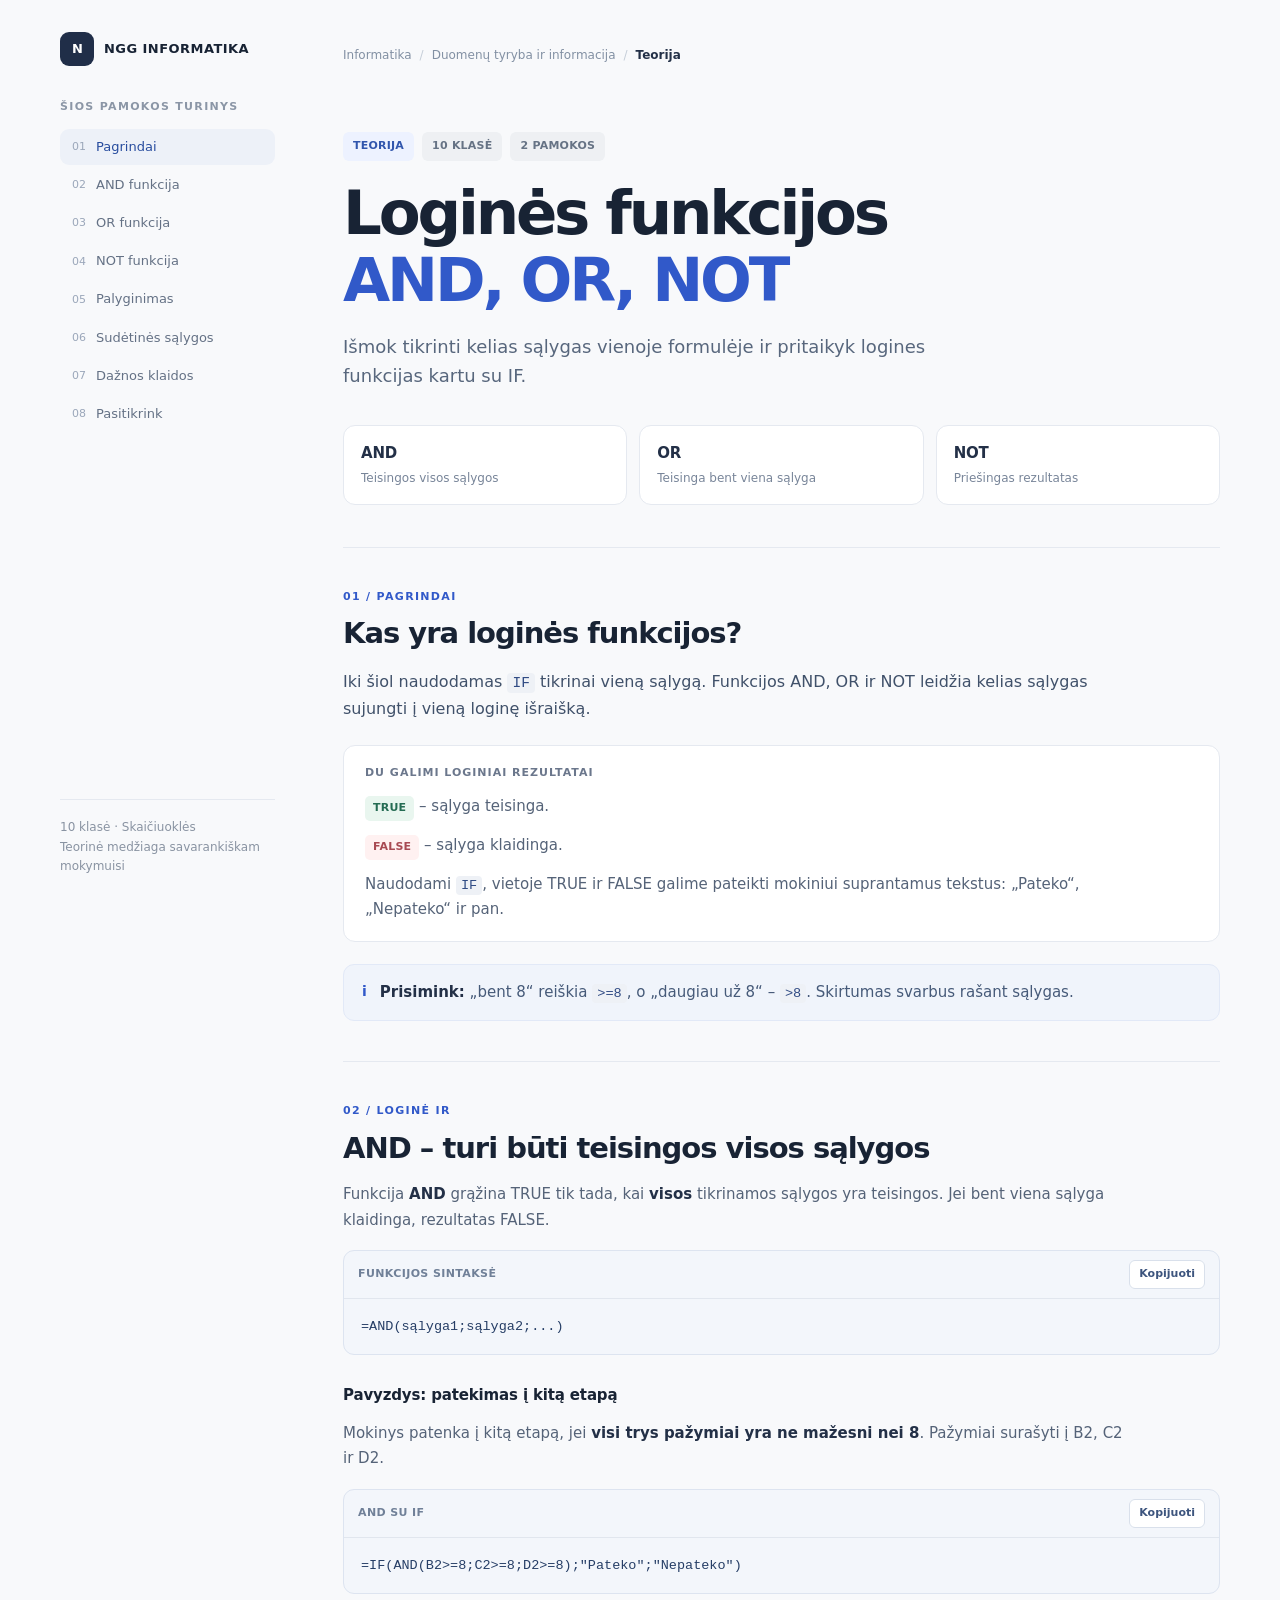
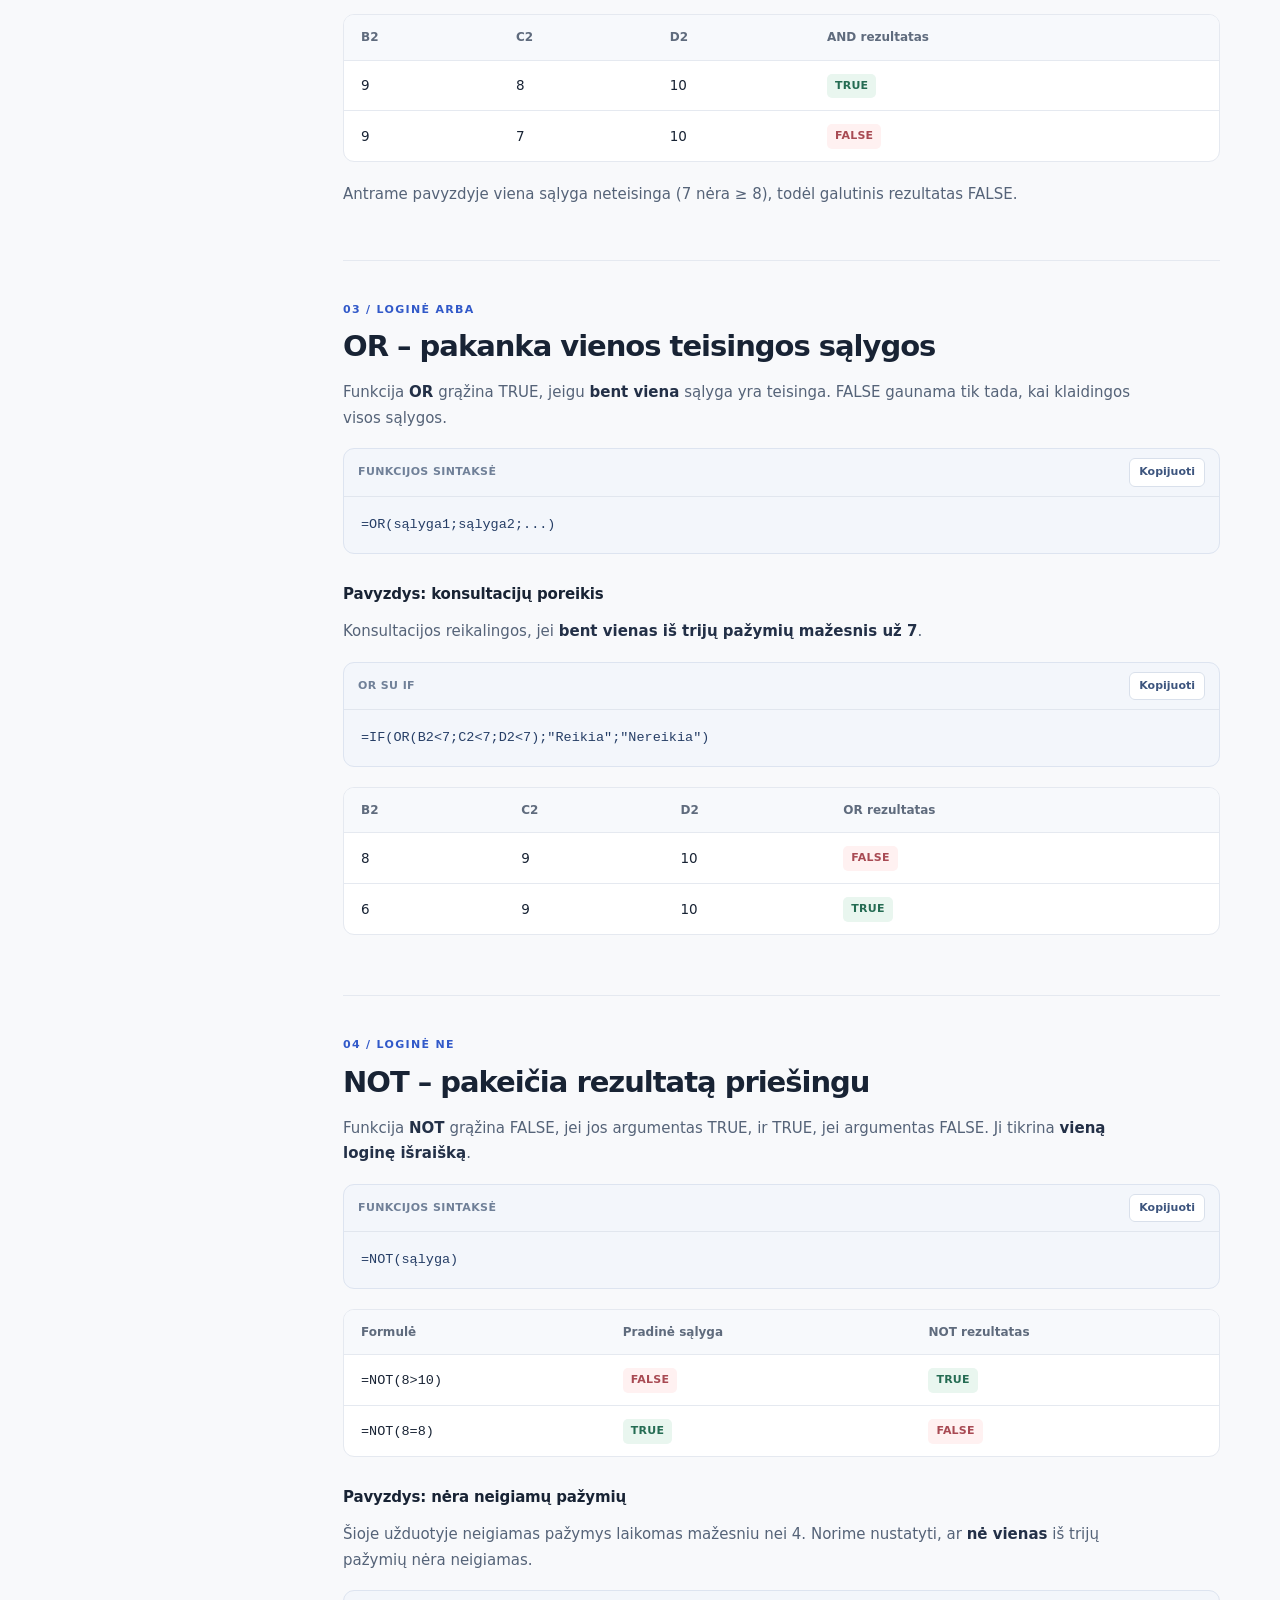
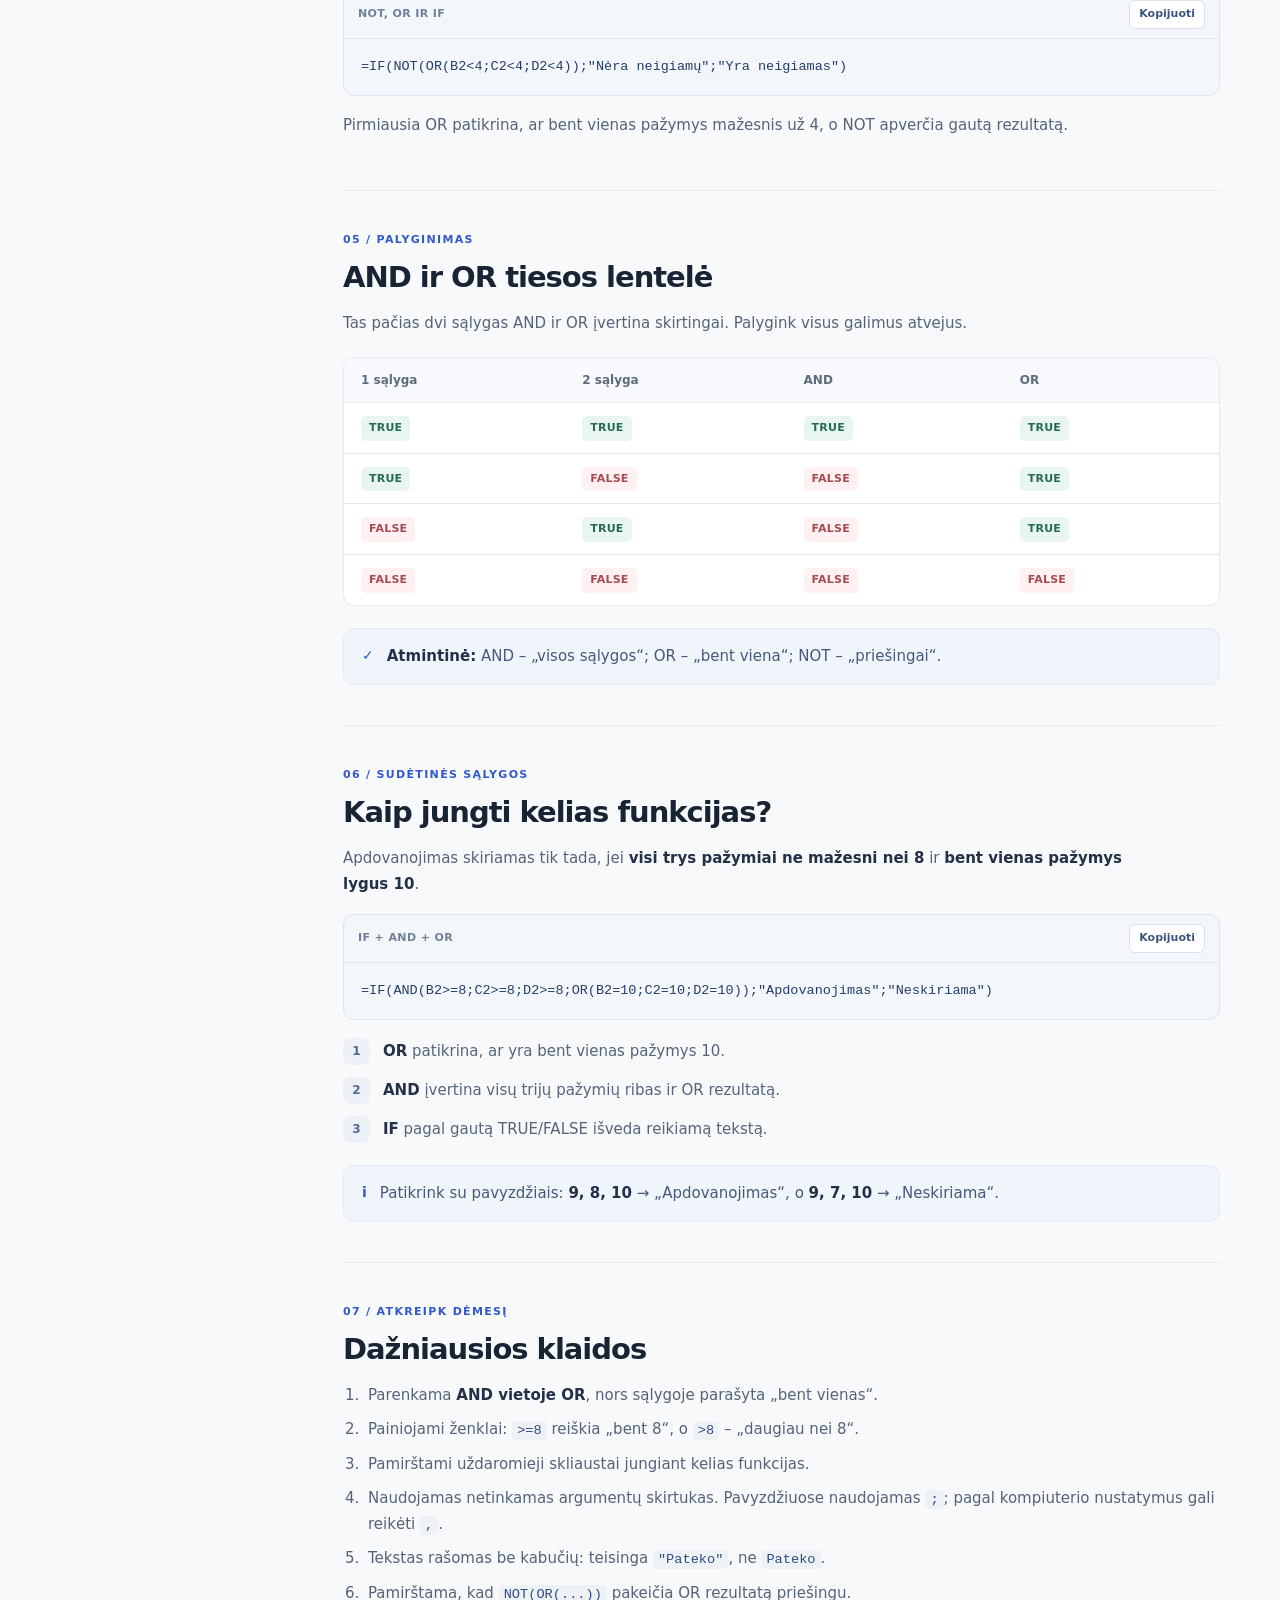
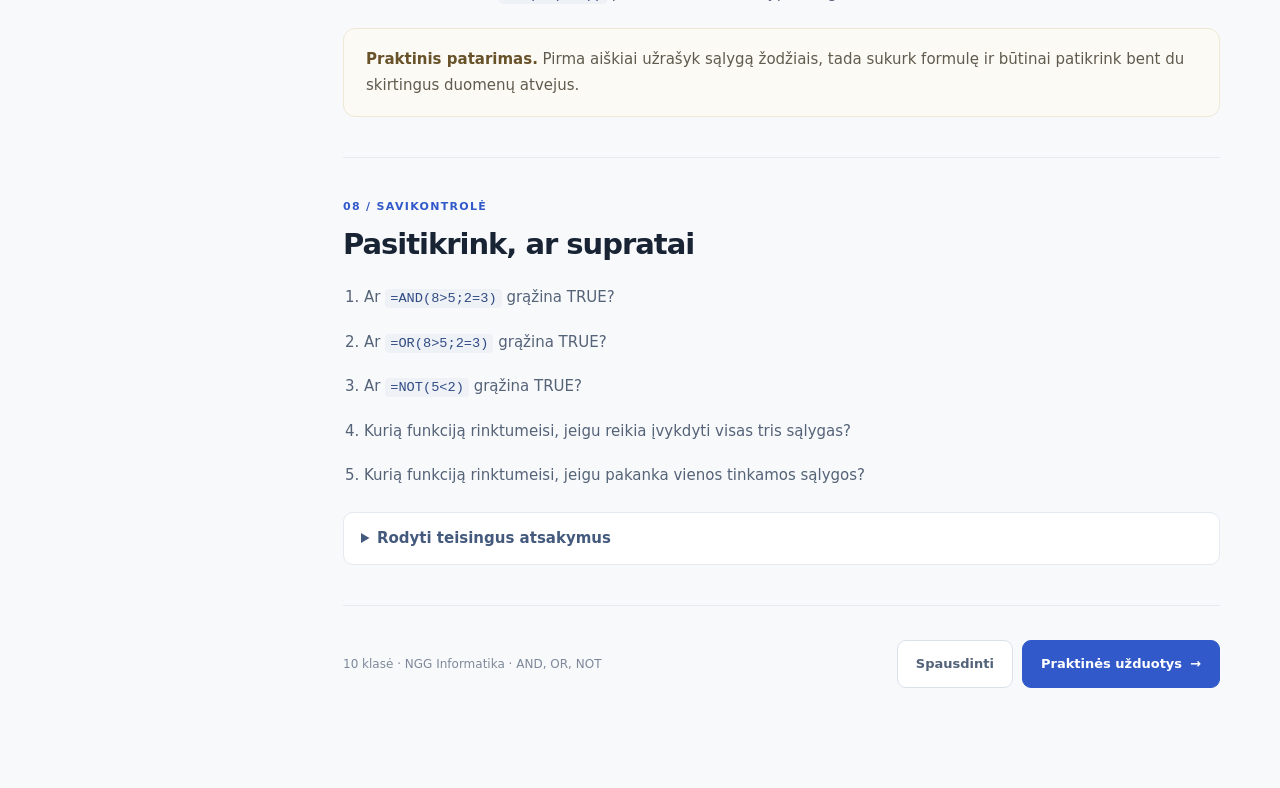
<file: learning-materials/and-or-not-teorija-10kl.html>
<!doctype html>
<html lang="lt">
<head>
<meta charset="utf-8">
<meta name="viewport" content="width=device-width, initial-scale=1">
<meta name="color-scheme" content="light">
<title>Loginės funkcijos AND, OR, NOT | NGG Informatika</title>
<style>
:root{--bg:#f8f9fb;--surface:#fff;--ink:#182334;--muted:#677489;--line:#e5e9f0;--soft:#f3f6fa;--accent:#3159c9;--accent-soft:#edf2ff;--ok:#256c53;--ok-soft:#e9f6ef;--bad:#a84a53;--bad-soft:#fff1f1;--radius:14px;font-family:Inter,ui-sans-serif,system-ui,-apple-system,"Segoe UI",sans-serif;color:var(--ink);font-synthesis:none}
*{box-sizing:border-box}
html{scroll-behavior:smooth;scroll-padding-top:26px}
body{margin:0;background:var(--bg);line-height:1.7;font-size:15px;-webkit-font-smoothing:antialiased}
a{color:inherit;text-decoration:none}
button{font:inherit;cursor:pointer}
:focus-visible{outline:3px solid #819cf2;outline-offset:3px}
.skip{position:absolute;left:-9999px;top:8px;z-index:100;background:#fff;padding:12px}
.skip:focus{left:8px}
.progress{position:fixed;inset:0 auto auto 0;height:3px;width:0;background:var(--accent);z-index:30;transition:width .1s linear}
.layout{max-width:1220px;padding:0 30px;margin:0 auto;display:grid;grid-template-columns:215px minmax(0,1fr);gap:68px}
.sidebar{position:sticky;top:0;align-self:start;height:100vh;padding:32px 0 24px;display:flex;flex-direction:column;gap:32px}
.brand{font-size:13px;font-weight:800;letter-spacing:.035em;display:flex;align-items:center;gap:10px}
.mark{display:grid;place-items:center;background:#202e48;color:#fff;border-radius:9px;width:34px;height:34px;font-weight:850;letter-spacing:-.05em}
.side-caption{font-size:11px;letter-spacing:.12em;font-weight:750;color:#8b96a6;text-transform:uppercase;margin:0 0 12px}
.nav{display:grid;gap:2px}
.nav a{font-size:13px;color:#647185;padding:9px 12px;border-radius:9px;display:flex;gap:10px;align-items:center;line-height:1.4;transition:background .15s,color .15s}
.nav a:hover,.nav a.active{background:#edf1f8;color:#274c9e}
.nav .number{color:#9ba7ba;font-size:11px;font-variant-numeric:tabular-nums}
.side-end{margin-top:auto;font-size:12px;line-height:1.6;color:#8993a2;border-top:1px solid var(--line);padding-top:18px}
.main{min-width:0;padding:45px 0 100px}
.breadcrumb{display:flex;align-items:center;gap:8px;flex-wrap:wrap;font-size:12px;color:#8290a3;margin-bottom:25px}
.crumb-dot{color:#c5ced8}
.hero{padding:42px 0 42px;border-bottom:1px solid var(--line)}
.eyebrow{display:flex;gap:8px;flex-wrap:wrap;margin-bottom:18px}
.pill{display:inline-flex;align-items:center;font-size:11px;padding:5px 10px;border-radius:6px;font-weight:750;letter-spacing:.02em;background:var(--accent-soft);color:#3156ad}
.pill.neutral{background:#eef0f3;color:#667385}
.hero h1{font-size:clamp(36px,5.3vw,61px);line-height:1.1;letter-spacing:-.052em;max-width:750px;margin:0;font-weight:780}
.hero h1 .highlight{color:var(--accent)}
.subtitle{font-size:18px;color:#58677d;margin:20px 0 0;max-width:620px;line-height:1.6}
.facts{display:grid;grid-template-columns:repeat(3,minmax(0,1fr));gap:12px;margin-top:34px}
.fact{border:1px solid var(--line);border-radius:12px;padding:15px 17px;background:var(--surface)}
.fact strong{font-size:15px;display:block;letter-spacing:-.015em;font-weight:760}
.fact small{color:#788599;font-size:12px;display:block;margin-top:2px}
.lesson-section{padding:40px 0;border-bottom:1px solid var(--line);scroll-margin-top:12px}
.section-label{font-size:11px;letter-spacing:.12em;text-transform:uppercase;font-weight:800;color:var(--accent);margin-bottom:9px}
h2{font-size:clamp(23px,3vw,29px);letter-spacing:-.035em;line-height:1.25;margin:0 0 16px;font-weight:760}
h3{font-size:15px;margin:28px 0 8px;font-weight:730;letter-spacing:-.01em}
p{color:#556378;margin:12px 0;max-width:790px}
strong{color:#233047;font-weight:730}
code,pre{font-family:ui-monospace,SFMono-Regular,Consolas,"Liberation Mono",monospace}
p code,li code{background:#eef1f6;padding:2px 5px;border-radius:4px;color:#304b84;font-size:.91em}
.lead{font-size:16px;color:#40516a}
.soft-panel{border:1px solid var(--line);background:var(--surface);border-radius:12px;padding:18px 21px;margin:22px 0}
.soft-panel p:first-child{margin-top:0}.soft-panel p:last-child{margin-bottom:0}
.teach-label{font-size:11px;text-transform:uppercase;letter-spacing:.09em;color:#6b778c;font-weight:780}
.codebox{border:1px solid #dde4f0;border-radius:11px;overflow:hidden;background:#f3f6fb;margin:17px 0}
.code-head{padding:9px 14px;border-bottom:1px solid #e1e6ee;display:flex;justify-content:space-between;align-items:center;gap:10px;color:#708098;font-size:11px;font-weight:750;letter-spacing:.035em;text-transform:uppercase}
.copy{background:#fff;border:1px solid #d9e0eb;color:#3d557e;border-radius:6px;font-size:11px;letter-spacing:0;text-transform:none;font-weight:680;padding:4px 9px;white-space:nowrap}
.copy:hover{background:#e9effb}
pre{font-size:13.5px;color:#263e66;line-height:1.75;margin:0;padding:16px 17px;overflow-x:auto;white-space:pre}
.table-wrap{border:1px solid var(--line);border-radius:11px;overflow-x:auto;margin:20px 0;background:#fff}
table{border-collapse:collapse;width:100%;font-size:13.5px;min-width:420px}
th,td{padding:12px 17px;text-align:left;border-bottom:1px solid var(--line);font-variant-numeric:tabular-nums}
th{background:#f7f9fc;font-size:12px;color:#5f6b7d;font-weight:740}
tr:last-child td{border-bottom:0}
td code{background:transparent}
.true,.false{display:inline-block;border-radius:5px;font-weight:750;font-size:11px;letter-spacing:.02em;padding:3px 8px}
.true{color:var(--ok);background:var(--ok-soft)}
.false{color:var(--bad);background:var(--bad-soft)}
.note{display:flex;gap:13px;align-items:flex-start;background:#f0f4fb;border:1px solid #e2e9f7;border-radius:11px;margin-top:22px;padding:15px 18px}
.note .symbol{font-size:14px;color:var(--accent);font-weight:900;line-height:1.6}
.note p{margin:0;color:#465a79}
.steps{display:grid;gap:12px;margin:18px 0}
.step{display:flex;gap:13px;align-items:flex-start}
.step b{display:grid;place-items:center;flex:0 0 27px;height:27px;background:#edf1f7;color:#536a92;border-radius:8px;font-size:12px}
.step span{padding-top:1px;color:#56657a}
.caution{background:#fcfaf4;border:1px solid #efe8d7;border-radius:12px;padding:18px 22px;margin-top:22px;color:#605b4e}
.caution strong{color:#68522a}
ul,ol{padding-left:21px;color:#556378}
li{margin:9px 0;padding-left:4px}
.questions{margin-top:18px;counter-reset:q}
.questions li{padding:5px 0}
details{border:1px solid var(--line);border-radius:10px;padding:13px 17px;background:#fff;margin-top:18px}
summary{font-weight:700;cursor:pointer;color:#445a7d}
details ol{margin-bottom:2px}
.footer{padding-top:34px;display:flex;justify-content:space-between;align-items:center;gap:12px;flex-wrap:wrap}
.footer .muted{font-size:12px;color:#7d899b}
.button{display:inline-flex;align-items:center;gap:8px;justify-content:center;padding:12px 18px;font-size:13px;font-weight:750;border-radius:9px;background:var(--accent);color:white;border:1px solid var(--accent)}
.button:hover{background:#2648a8}
.button-secondary{background:#fff;color:#526278;border-color:#dbe1eb}
.button-secondary:hover{background:#f0f3f9}
@media(max-width:960px){.layout{gap:28px;grid-template-columns:175px minmax(0,1fr);padding:0 22px}.main{padding-top:30px}.sidebar{padding-top:26px}.nav a{padding:8px 6px}}
@media(max-width:700px){.layout{display:block;padding:0 18px}.sidebar{height:auto;position:relative;gap:15px;padding:17px 0 10px;border-bottom:1px solid var(--line)}.side-caption,.side-end{display:none}.nav{display:flex;overflow-x:auto;gap:4px;scrollbar-width:thin;padding-bottom:5px}.nav a{white-space:nowrap;padding:9px 11px;border:1px solid var(--line);background:#fff}.main{padding-top:22px}.hero{padding:18px 0 30px}.facts{grid-template-columns:1fr;gap:8px;margin-top:24px}.fact{padding:12px 15px}.lesson-section{padding:32px 0}.subtitle{font-size:16px}.footer{align-items:stretch}.button{width:100%}}
@media print{body{background:#fff}.layout{max-width:none;display:block;padding:0 10mm}.sidebar,.progress,.skip,.copy,.footer button{display:none!important}.main{padding:0}.hero{padding:12px 0 20px}.hero h1{font-size:34px}.lesson-section{padding:16px 0;break-inside:avoid}.codebox,.soft-panel,.note,.fact,.table-wrap{break-inside:avoid}.facts{grid-template-columns:repeat(3,1fr)}.footer{padding-top:10px}.button{color:#000;background:transparent;border:0;padding:0}.breadcrumb{margin:0}}
</style>
</head>
<body>
<div class="progress" id="progress" aria-hidden="true"></div>
<a class="skip" href="#turinys">Pereiti prie turinio</a>
<div class="layout">
<aside class="sidebar" aria-label="Pamokos navigacija">
  <div class="brand"><span class="mark">N</span><span>NGG INFORMATIKA</span></div>
  <div>
    <div class="side-caption">Šios pamokos turinys</div>
    <nav class="nav" aria-label="Skyriai">
      <a href="#ivadas"><span class="number">01</span> Pagrindai</a>
      <a href="#and"><span class="number">02</span> AND funkcija</a>
      <a href="#or"><span class="number">03</span> OR funkcija</a>
      <a href="#not"><span class="number">04</span> NOT funkcija</a>
      <a href="#palyginimas"><span class="number">05</span> Palyginimas</a>
      <a href="#deriniai"><span class="number">06</span> Sudėtinės sąlygos</a>
      <a href="#klaidos"><span class="number">07</span> Dažnos klaidos</a>
      <a href="#pasitikrink"><span class="number">08</span> Pasitikrink</a>
    </nav>
  </div>
  <div class="side-end">10 klasė · Skaičiuoklės<br>Teorinė medžiaga savarankiškam mokymuisi</div>
</aside>
<main class="main" id="turinys">
  <div class="breadcrumb"><span>Informatika</span><span class="crumb-dot">/</span><span>Duomenų tyryba ir informacija</span><span class="crumb-dot">/</span><strong>Teorija</strong></div>
  <header class="hero">
    <div class="eyebrow"><span class="pill">TEORIJA</span><span class="pill neutral">10 KLASĖ</span><span class="pill neutral">2 PAMOKOS</span></div>
    <h1>Loginės funkcijos<br><span class="highlight">AND, OR, NOT</span></h1>
    <p class="subtitle">Išmok tikrinti kelias sąlygas vienoje formulėje ir pritaikyk logines funkcijas kartu su IF.</p>
    <div class="facts" aria-label="Funkcijų santrauka">
      <div class="fact"><strong>AND</strong><small>Teisingos visos sąlygos</small></div>
      <div class="fact"><strong>OR</strong><small>Teisinga bent viena sąlyga</small></div>
      <div class="fact"><strong>NOT</strong><small>Priešingas rezultatas</small></div>
    </div>
  </header>

  <section class="lesson-section" id="ivadas">
    <div class="section-label">01 / Pagrindai</div>
    <h2>Kas yra loginės funkcijos?</h2>
    <p class="lead">Iki šiol naudodamas <code>IF</code> tikrinai vieną sąlygą. Funkcijos AND, OR ir NOT leidžia kelias sąlygas sujungti į vieną loginę išraišką.</p>
    <div class="soft-panel">
      <div class="teach-label">Du galimi loginiai rezultatai</div>
      <p><span class="true">TRUE</span> – sąlyga teisinga.</p>
      <p><span class="false">FALSE</span> – sąlyga klaidinga.</p>
      <p>Naudodami <code>IF</code>, vietoje TRUE ir FALSE galime pateikti mokiniui suprantamus tekstus: „Pateko“, „Nepateko“ ir pan.</p>
    </div>
    <div class="note"><span class="symbol">i</span><p><strong>Prisimink:</strong> „bent 8“ reiškia <code>&gt;=8</code>, o „daugiau už 8“ – <code>&gt;8</code>. Skirtumas svarbus rašant sąlygas.</p></div>
  </section>

  <section class="lesson-section" id="and">
    <div class="section-label">02 / Loginė IR</div>
    <h2>AND – turi būti teisingos visos sąlygos</h2>
    <p>Funkcija <strong>AND</strong> grąžina TRUE tik tada, kai <strong>visos</strong> tikrinamos sąlygos yra teisingos. Jei bent viena sąlyga klaidinga, rezultatas FALSE.</p>
    <div class="codebox"><div class="code-head"><span>Funkcijos sintaksė</span><button class="copy" type="button">Kopijuoti</button></div><pre><code>=AND(sąlyga1;sąlyga2;...)</code></pre></div>
    <h3>Pavyzdys: patekimas į kitą etapą</h3>
    <p>Mokinys patenka į kitą etapą, jei <strong>visi trys pažymiai yra ne mažesni nei 8</strong>. Pažymiai surašyti į B2, C2 ir D2.</p>
    <div class="codebox"><div class="code-head"><span>AND su IF</span><button class="copy" type="button">Kopijuoti</button></div><pre><code>=IF(AND(B2&gt;=8;C2&gt;=8;D2&gt;=8);"Pateko";"Nepateko")</code></pre></div>
    <div class="table-wrap"><table><thead><tr><th>B2</th><th>C2</th><th>D2</th><th>AND rezultatas</th></tr></thead><tbody>
      <tr><td>9</td><td>8</td><td>10</td><td><span class="true">TRUE</span></td></tr>
      <tr><td>9</td><td>7</td><td>10</td><td><span class="false">FALSE</span></td></tr>
    </tbody></table></div>
    <p class="muted">Antrame pavyzdyje viena sąlyga neteisinga (7 nėra ≥ 8), todėl galutinis rezultatas FALSE.</p>
  </section>

  <section class="lesson-section" id="or">
    <div class="section-label">03 / Loginė ARBA</div>
    <h2>OR – pakanka vienos teisingos sąlygos</h2>
    <p>Funkcija <strong>OR</strong> grąžina TRUE, jeigu <strong>bent viena</strong> sąlyga yra teisinga. FALSE gaunama tik tada, kai klaidingos visos sąlygos.</p>
    <div class="codebox"><div class="code-head"><span>Funkcijos sintaksė</span><button class="copy" type="button">Kopijuoti</button></div><pre><code>=OR(sąlyga1;sąlyga2;...)</code></pre></div>
    <h3>Pavyzdys: konsultacijų poreikis</h3>
    <p>Konsultacijos reikalingos, jei <strong>bent vienas iš trijų pažymių mažesnis už 7</strong>.</p>
    <div class="codebox"><div class="code-head"><span>OR su IF</span><button class="copy" type="button">Kopijuoti</button></div><pre><code>=IF(OR(B2&lt;7;C2&lt;7;D2&lt;7);"Reikia";"Nereikia")</code></pre></div>
    <div class="table-wrap"><table><thead><tr><th>B2</th><th>C2</th><th>D2</th><th>OR rezultatas</th></tr></thead><tbody>
      <tr><td>8</td><td>9</td><td>10</td><td><span class="false">FALSE</span></td></tr>
      <tr><td>6</td><td>9</td><td>10</td><td><span class="true">TRUE</span></td></tr>
    </tbody></table></div>
  </section>

  <section class="lesson-section" id="not">
    <div class="section-label">04 / Loginė NE</div>
    <h2>NOT – pakeičia rezultatą priešingu</h2>
    <p>Funkcija <strong>NOT</strong> grąžina FALSE, jei jos argumentas TRUE, ir TRUE, jei argumentas FALSE. Ji tikrina <strong>vieną loginę išraišką</strong>.</p>
    <div class="codebox"><div class="code-head"><span>Funkcijos sintaksė</span><button class="copy" type="button">Kopijuoti</button></div><pre><code>=NOT(sąlyga)</code></pre></div>
    <div class="table-wrap"><table><thead><tr><th>Formulė</th><th>Pradinė sąlyga</th><th>NOT rezultatas</th></tr></thead><tbody>
      <tr><td><code>=NOT(8&gt;10)</code></td><td><span class="false">FALSE</span></td><td><span class="true">TRUE</span></td></tr>
      <tr><td><code>=NOT(8=8)</code></td><td><span class="true">TRUE</span></td><td><span class="false">FALSE</span></td></tr>
    </tbody></table></div>
    <h3>Pavyzdys: nėra neigiamų pažymių</h3>
    <p>Šioje užduotyje neigiamas pažymys laikomas mažesniu nei 4. Norime nustatyti, ar <strong>nė vienas</strong> iš trijų pažymių nėra neigiamas.</p>
    <div class="codebox"><div class="code-head"><span>NOT, OR ir IF</span><button class="copy" type="button">Kopijuoti</button></div><pre><code>=IF(NOT(OR(B2&lt;4;C2&lt;4;D2&lt;4));"Nėra neigiamų";"Yra neigiamas")</code></pre></div>
    <p>Pirmiausia OR patikrina, ar bent vienas pažymys mažesnis už 4, o NOT apverčia gautą rezultatą.</p>
  </section>

  <section class="lesson-section" id="palyginimas">
    <div class="section-label">05 / Palyginimas</div>
    <h2>AND ir OR tiesos lentelė</h2>
    <p>Tas pačias dvi sąlygas AND ir OR įvertina skirtingai. Palygink visus galimus atvejus.</p>
    <div class="table-wrap"><table><thead><tr><th>1 sąlyga</th><th>2 sąlyga</th><th>AND</th><th>OR</th></tr></thead><tbody>
      <tr><td><span class="true">TRUE</span></td><td><span class="true">TRUE</span></td><td><span class="true">TRUE</span></td><td><span class="true">TRUE</span></td></tr>
      <tr><td><span class="true">TRUE</span></td><td><span class="false">FALSE</span></td><td><span class="false">FALSE</span></td><td><span class="true">TRUE</span></td></tr>
      <tr><td><span class="false">FALSE</span></td><td><span class="true">TRUE</span></td><td><span class="false">FALSE</span></td><td><span class="true">TRUE</span></td></tr>
      <tr><td><span class="false">FALSE</span></td><td><span class="false">FALSE</span></td><td><span class="false">FALSE</span></td><td><span class="false">FALSE</span></td></tr>
    </tbody></table></div>
    <div class="note"><span class="symbol">✓</span><p><strong>Atmintinė:</strong> AND – „visos sąlygos“; OR – „bent viena“; NOT – „priešingai“.</p></div>
  </section>

  <section class="lesson-section" id="deriniai">
    <div class="section-label">06 / Sudėtinės sąlygos</div>
    <h2>Kaip jungti kelias funkcijas?</h2>
    <p>Apdovanojimas skiriamas tik tada, jei <strong>visi trys pažymiai ne mažesni nei 8</strong> ir <strong>bent vienas pažymys lygus 10</strong>.</p>
    <div class="codebox"><div class="code-head"><span>IF + AND + OR</span><button class="copy" type="button">Kopijuoti</button></div><pre><code>=IF(AND(B2&gt;=8;C2&gt;=8;D2&gt;=8;OR(B2=10;C2=10;D2=10));"Apdovanojimas";"Neskiriama")</code></pre></div>
    <div class="steps">
      <div class="step"><b>1</b><span><strong>OR</strong> patikrina, ar yra bent vienas pažymys 10.</span></div>
      <div class="step"><b>2</b><span><strong>AND</strong> įvertina visų trijų pažymių ribas ir OR rezultatą.</span></div>
      <div class="step"><b>3</b><span><strong>IF</strong> pagal gautą TRUE/FALSE išveda reikiamą tekstą.</span></div>
    </div>
    <div class="note"><span class="symbol">i</span><p>Patikrink su pavyzdžiais: <strong>9, 8, 10</strong> → „Apdovanojimas“, o <strong>9, 7, 10</strong> → „Neskiriama“.</p></div>
  </section>

  <section class="lesson-section" id="klaidos">
    <div class="section-label">07 / Atkreipk dėmesį</div>
    <h2>Dažniausios klaidos</h2>
    <ol>
      <li>Parenkama <strong>AND vietoje OR</strong>, nors sąlygoje parašyta „bent vienas“.</li>
      <li>Painiojami ženklai: <code>&gt;=8</code> reiškia „bent 8“, o <code>&gt;8</code> – „daugiau nei 8“.</li>
      <li>Pamirštami uždaromieji skliaustai jungiant kelias funkcijas.</li>
      <li>Naudojamas netinkamas argumentų skirtukas. Pavyzdžiuose naudojamas <code>;</code>; pagal kompiuterio nustatymus gali reikėti <code>,</code>.</li>
      <li>Tekstas rašomas be kabučių: teisinga <code>"Pateko"</code>, ne <code>Pateko</code>.</li>
      <li>Pamirštama, kad <code>NOT(OR(...))</code> pakeičia OR rezultatą priešingu.</li>
    </ol>
    <div class="caution"><strong>Praktinis patarimas.</strong> Pirma aiškiai užrašyk sąlygą žodžiais, tada sukurk formulę ir būtinai patikrink bent du skirtingus duomenų atvejus.</div>
  </section>

  <section class="lesson-section" id="pasitikrink">
    <div class="section-label">08 / Savikontrolė</div>
    <h2>Pasitikrink, ar supratai</h2>
    <ol class="questions">
      <li>Ar <code>=AND(8&gt;5;2=3)</code> grąžina TRUE?</li>
      <li>Ar <code>=OR(8&gt;5;2=3)</code> grąžina TRUE?</li>
      <li>Ar <code>=NOT(5&lt;2)</code> grąžina TRUE?</li>
      <li>Kurią funkciją rinktumeisi, jeigu reikia įvykdyti visas tris sąlygas?</li>
      <li>Kurią funkciją rinktumeisi, jeigu pakanka vienos tinkamos sąlygos?</li>
    </ol>
    <details><summary>Rodyti teisingus atsakymus</summary><ol><li>FALSE</li><li>TRUE</li><li>TRUE</li><li>AND</li><li>OR</li></ol></details>
  </section>

  <footer class="footer">
    <span class="muted">10 klasė · NGG Informatika · AND, OR, NOT</span>
    <div style="display:flex;gap:9px;flex-wrap:wrap">
      <button type="button" class="button button-secondary" onclick="window.print()">Spausdinti</button>
      <a href="and-or-not-uzduotys.html" class="button">Praktinės užduotys <span aria-hidden="true">→</span></a>
    </div>
  </footer>
</main>
</div>
<script>
(function(){
 const nav=Array.from(document.querySelectorAll('.nav a'));
 const sections=nav.map(a=>document.querySelector(a.getAttribute('href'))).filter(Boolean);
 const progress=document.getElementById('progress');
 let ticking=false;
 const update=()=>{
  const max=document.documentElement.scrollHeight-window.innerHeight;
  progress.style.width=(max>0?Math.min(100,Math.max(0,window.scrollY/max*100)):0)+'%';
  const threshold=window.innerHeight*.22;
  let active=sections[0];
  for(const section of sections)if(section.getBoundingClientRect().top<=threshold)active=section;
  nav.forEach(link=>{const on=link.getAttribute('href')==='#'+active.id;link.classList.toggle('active',on);if(on)link.setAttribute('aria-current','location');else link.removeAttribute('aria-current')});
  ticking=false;
 };
 window.addEventListener('scroll',()=>{if(!ticking){ticking=true;requestAnimationFrame(update)}},{passive:true});
 window.addEventListener('resize',update);
 update();
 document.querySelectorAll('.copy').forEach(button=>{
  button.addEventListener('click',async()=>{
   const code=button.closest('.codebox').querySelector('pre code').textContent;
   try{await navigator.clipboard.writeText(code);button.textContent='Nukopijuota';setTimeout(()=>button.textContent='Kopijuoti',1400)}
   catch(err){button.textContent='Pažymėk formulę';setTimeout(()=>button.textContent='Kopijuoti',1800)}
  });
 });
})();
</script>
</body>
</html>
</file>
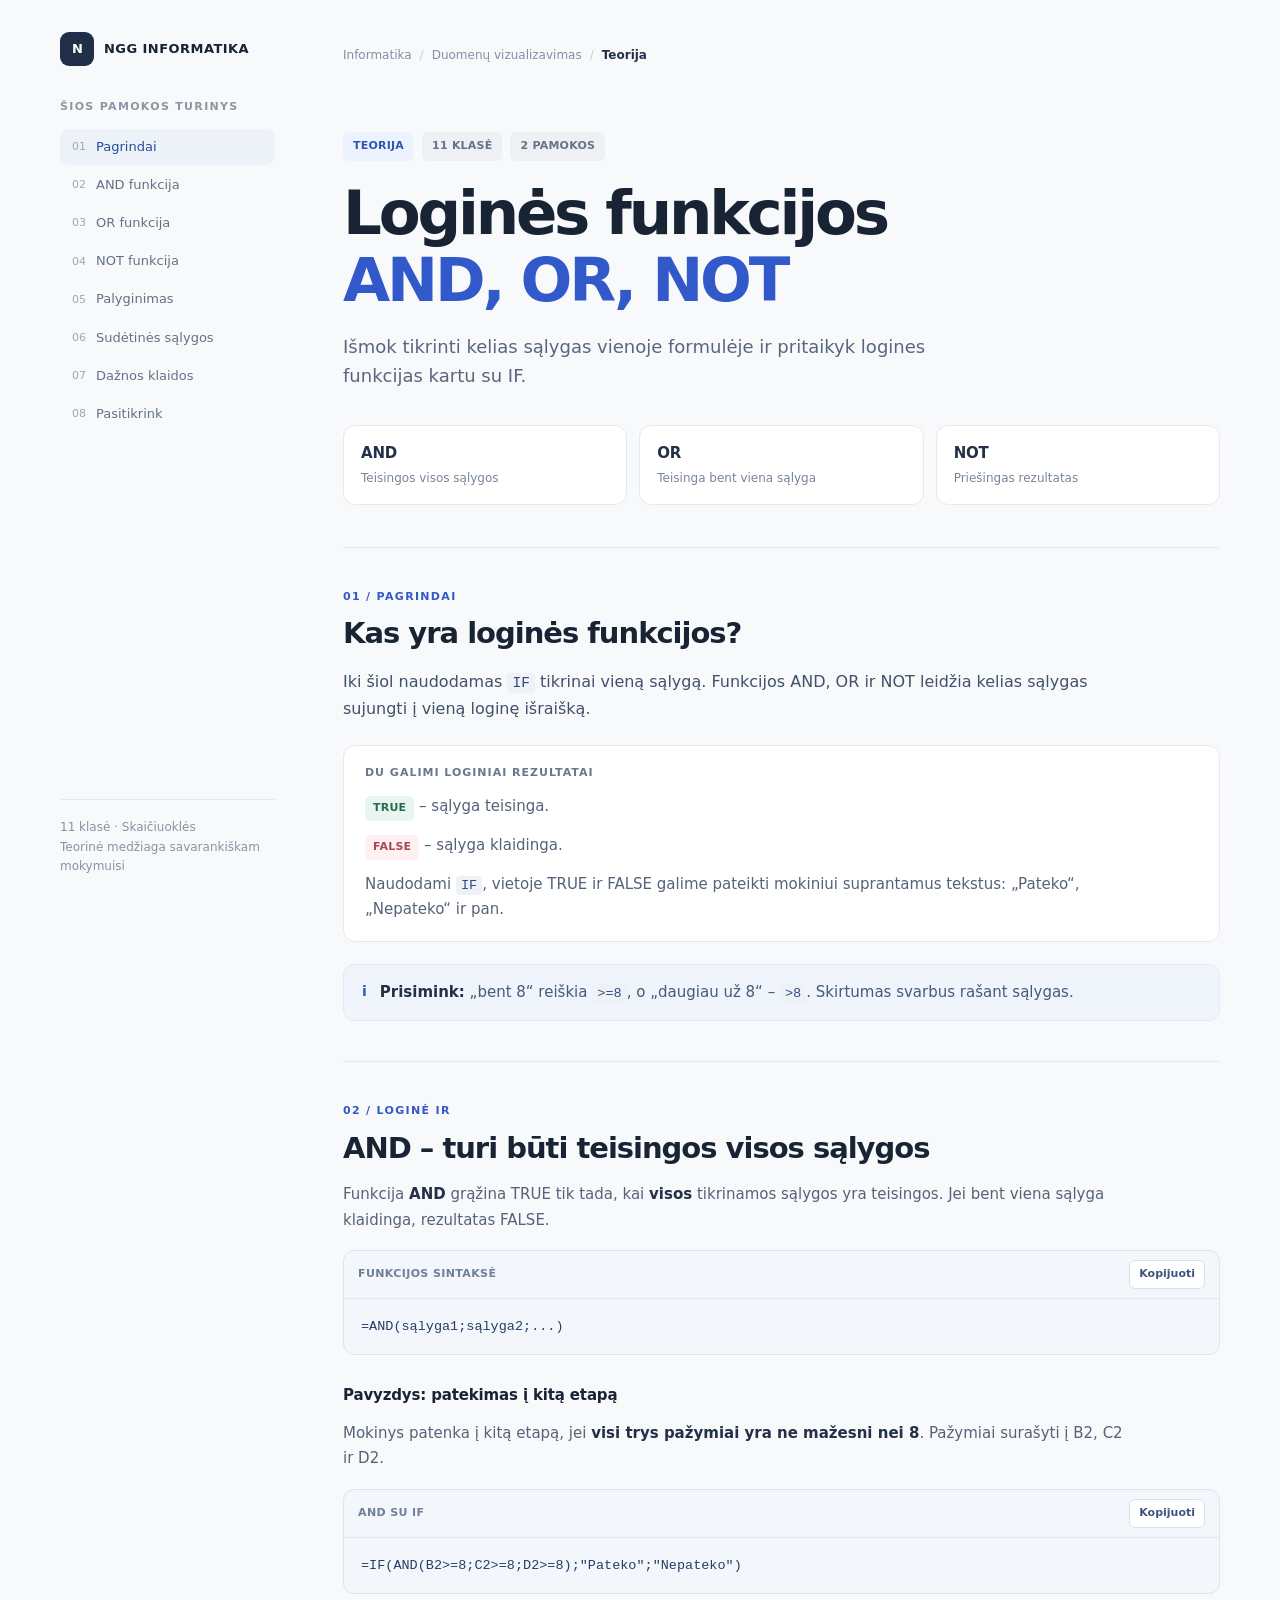
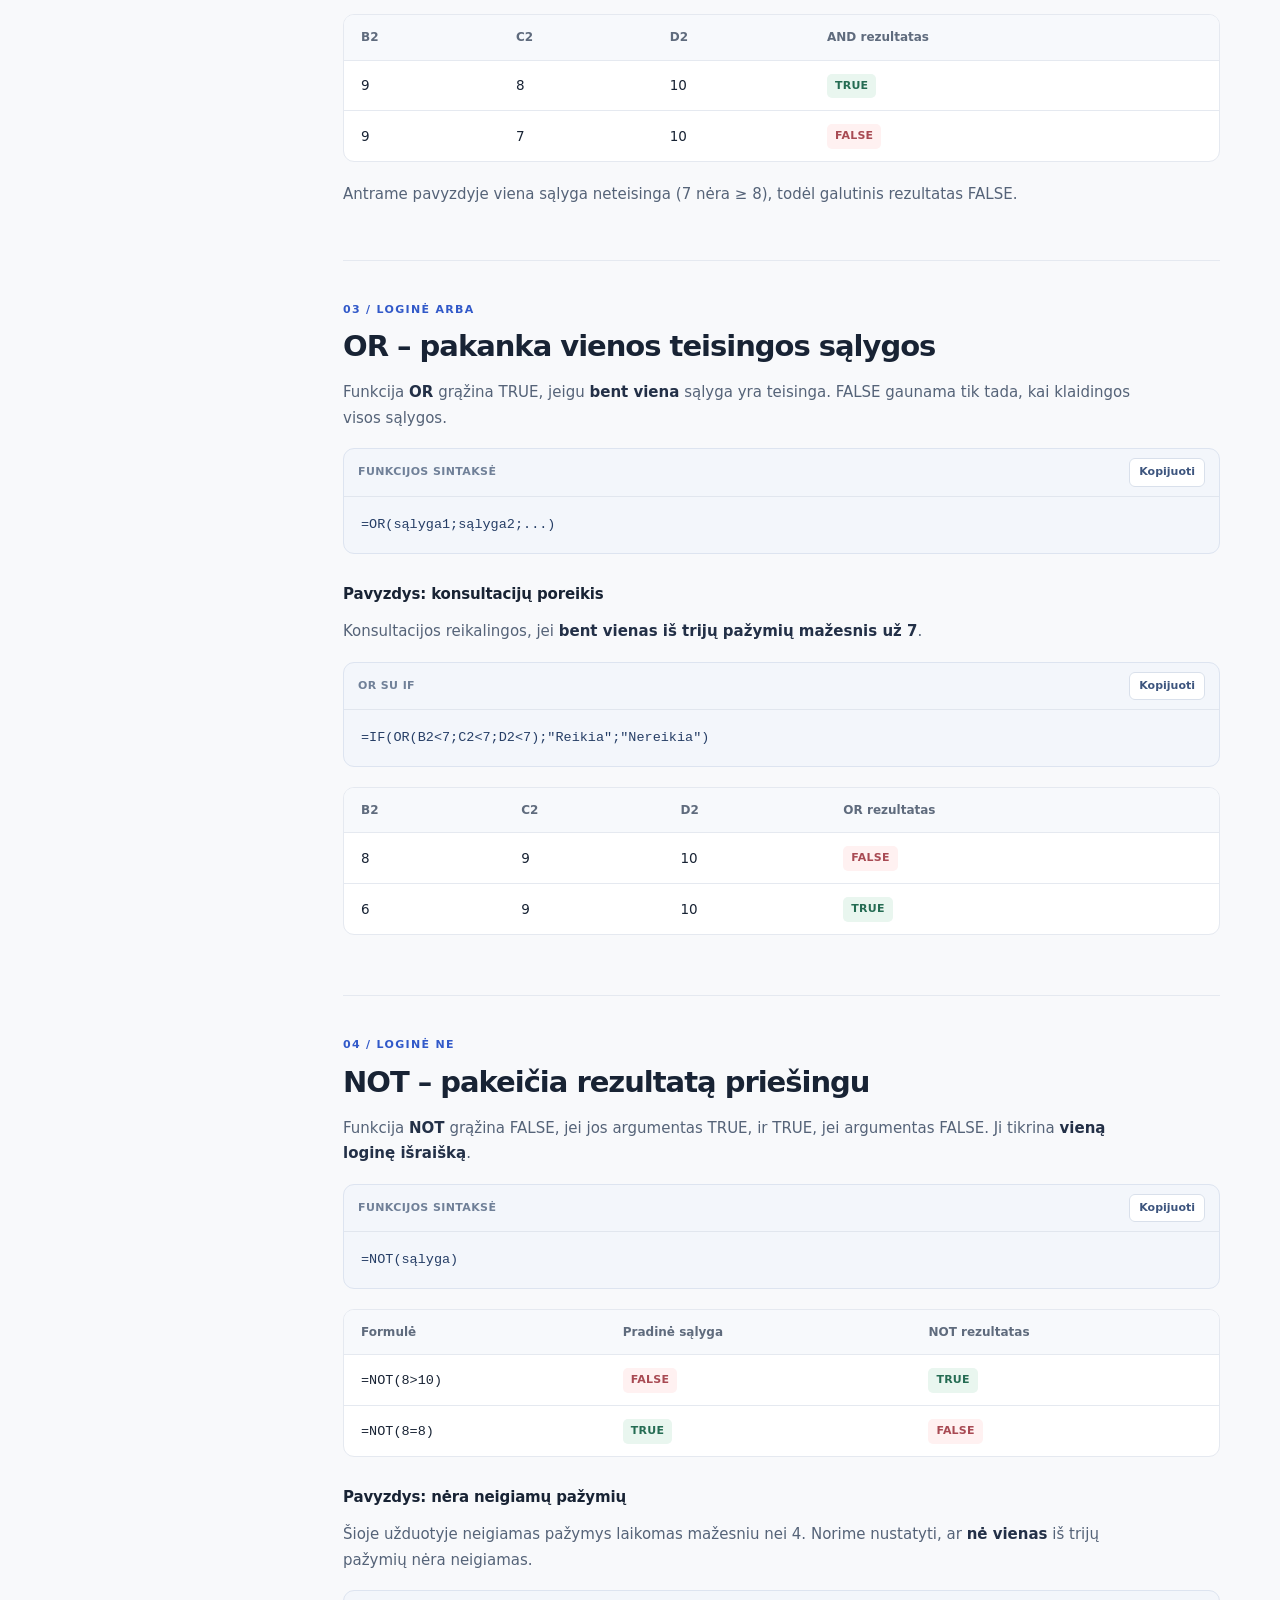
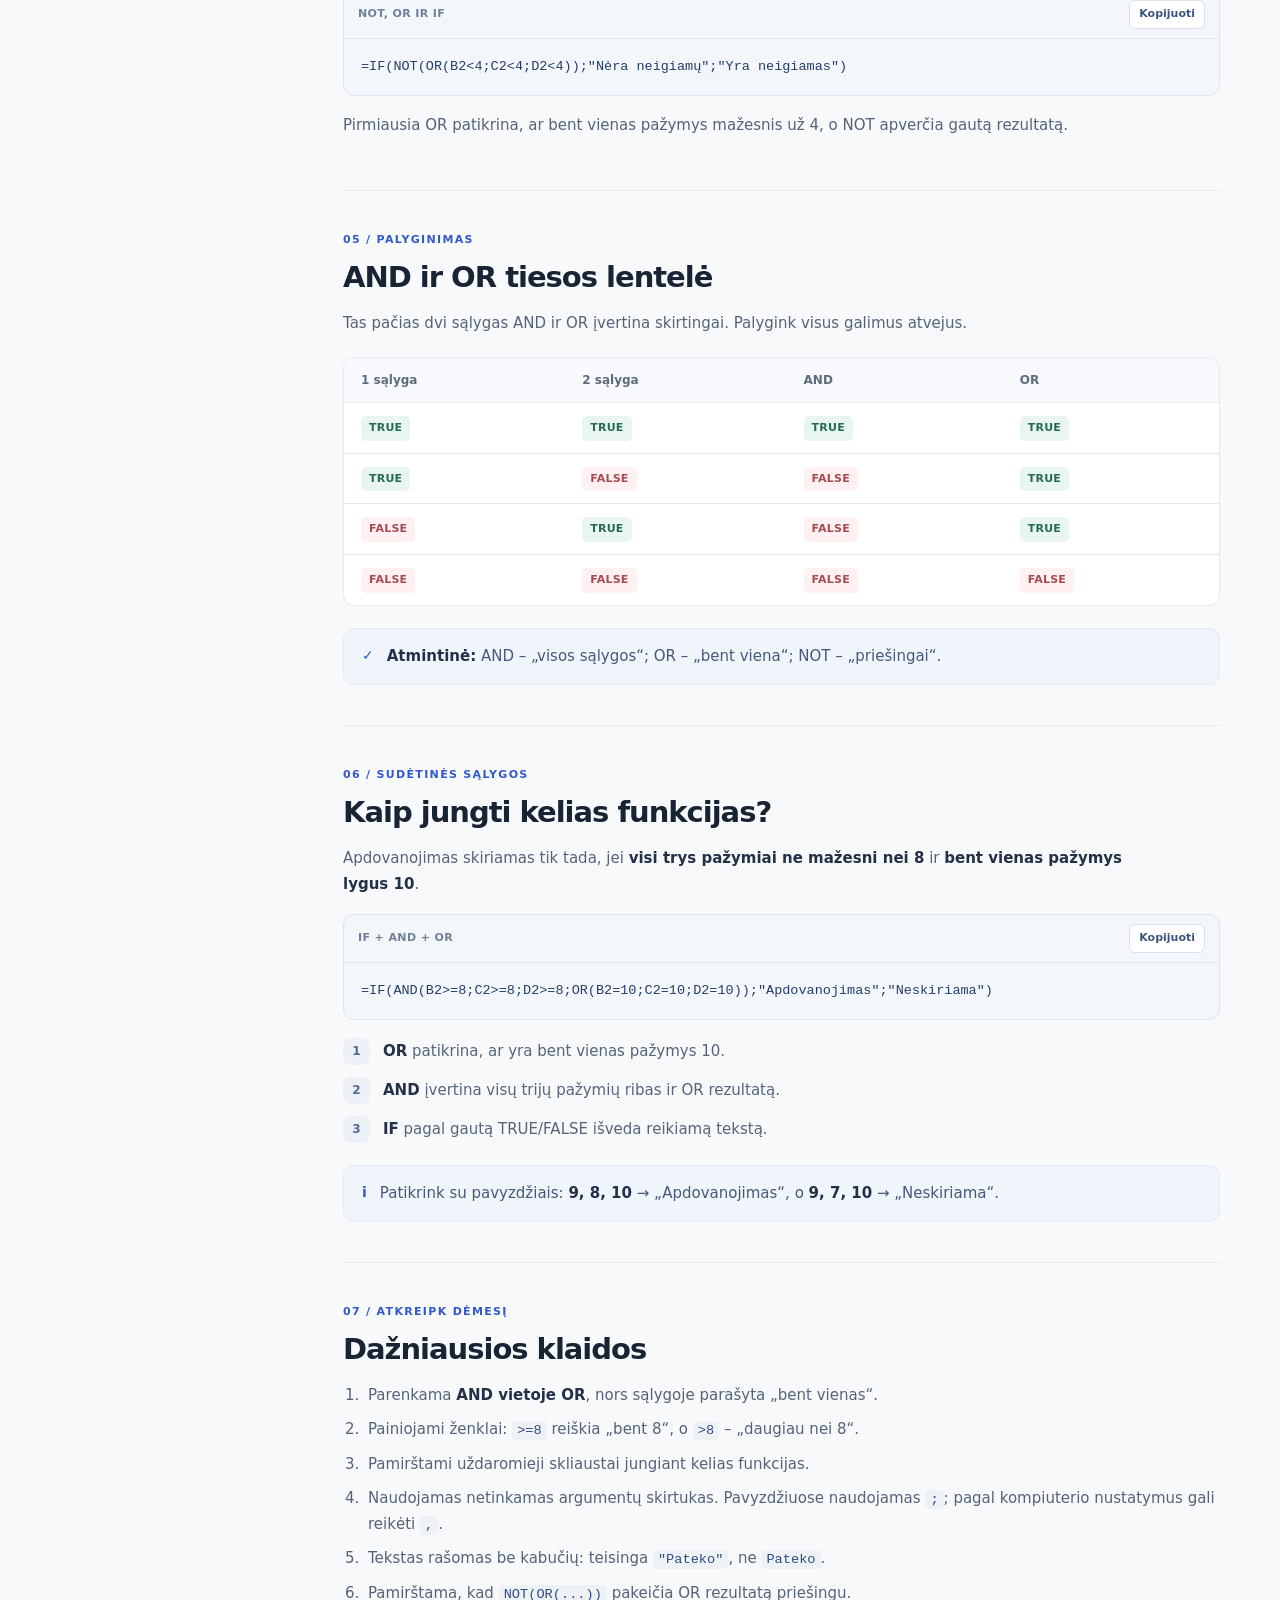
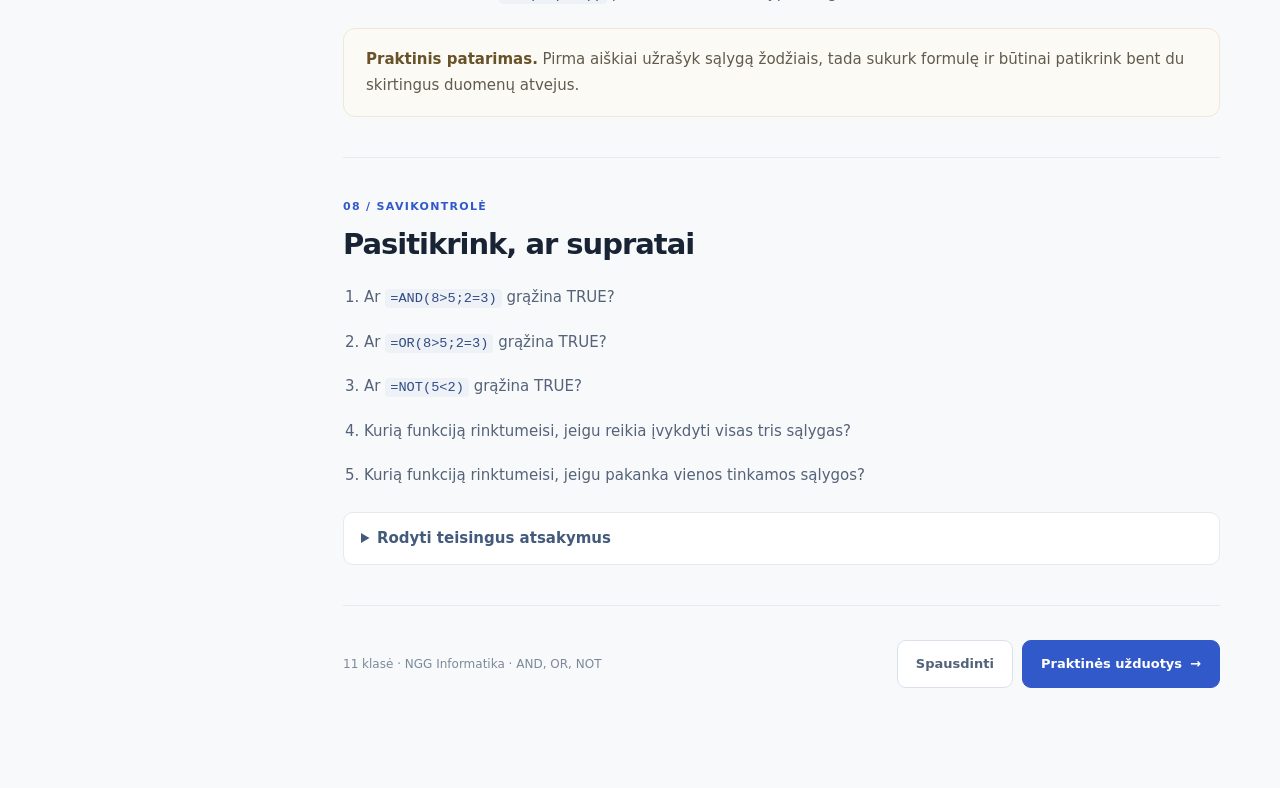
<file: learning-materials/and-or-not-teorija.html>
<!doctype html>
<html lang="lt">
<head>
<meta charset="utf-8">
<meta name="viewport" content="width=device-width, initial-scale=1">
<meta name="color-scheme" content="light">
<title>Loginės funkcijos AND, OR, NOT | NGG Informatika</title>
<style>
:root{--bg:#f8f9fb;--surface:#fff;--ink:#182334;--muted:#677489;--line:#e5e9f0;--soft:#f3f6fa;--accent:#3159c9;--accent-soft:#edf2ff;--ok:#256c53;--ok-soft:#e9f6ef;--bad:#a84a53;--bad-soft:#fff1f1;--radius:14px;font-family:Inter,ui-sans-serif,system-ui,-apple-system,"Segoe UI",sans-serif;color:var(--ink);font-synthesis:none}
*{box-sizing:border-box}
html{scroll-behavior:smooth;scroll-padding-top:26px}
body{margin:0;background:var(--bg);line-height:1.7;font-size:15px;-webkit-font-smoothing:antialiased}
a{color:inherit;text-decoration:none}
button{font:inherit;cursor:pointer}
:focus-visible{outline:3px solid #819cf2;outline-offset:3px}
.skip{position:absolute;left:-9999px;top:8px;z-index:100;background:#fff;padding:12px}
.skip:focus{left:8px}
.progress{position:fixed;inset:0 auto auto 0;height:3px;width:0;background:var(--accent);z-index:30;transition:width .1s linear}
.layout{max-width:1220px;padding:0 30px;margin:0 auto;display:grid;grid-template-columns:215px minmax(0,1fr);gap:68px}
.sidebar{position:sticky;top:0;align-self:start;height:100vh;padding:32px 0 24px;display:flex;flex-direction:column;gap:32px}
.brand{font-size:13px;font-weight:800;letter-spacing:.035em;display:flex;align-items:center;gap:10px}
.mark{display:grid;place-items:center;background:#202e48;color:#fff;border-radius:9px;width:34px;height:34px;font-weight:850;letter-spacing:-.05em}
.side-caption{font-size:11px;letter-spacing:.12em;font-weight:750;color:#8b96a6;text-transform:uppercase;margin:0 0 12px}
.nav{display:grid;gap:2px}
.nav a{font-size:13px;color:#647185;padding:9px 12px;border-radius:9px;display:flex;gap:10px;align-items:center;line-height:1.4;transition:background .15s,color .15s}
.nav a:hover,.nav a.active{background:#edf1f8;color:#274c9e}
.nav .number{color:#9ba7ba;font-size:11px;font-variant-numeric:tabular-nums}
.side-end{margin-top:auto;font-size:12px;line-height:1.6;color:#8993a2;border-top:1px solid var(--line);padding-top:18px}
.main{min-width:0;padding:45px 0 100px}
.breadcrumb{display:flex;align-items:center;gap:8px;flex-wrap:wrap;font-size:12px;color:#8290a3;margin-bottom:25px}
.crumb-dot{color:#c5ced8}
.hero{padding:42px 0 42px;border-bottom:1px solid var(--line)}
.eyebrow{display:flex;gap:8px;flex-wrap:wrap;margin-bottom:18px}
.pill{display:inline-flex;align-items:center;font-size:11px;padding:5px 10px;border-radius:6px;font-weight:750;letter-spacing:.02em;background:var(--accent-soft);color:#3156ad}
.pill.neutral{background:#eef0f3;color:#667385}
.hero h1{font-size:clamp(36px,5.3vw,61px);line-height:1.1;letter-spacing:-.052em;max-width:750px;margin:0;font-weight:780}
.hero h1 .highlight{color:var(--accent)}
.subtitle{font-size:18px;color:#58677d;margin:20px 0 0;max-width:620px;line-height:1.6}
.facts{display:grid;grid-template-columns:repeat(3,minmax(0,1fr));gap:12px;margin-top:34px}
.fact{border:1px solid var(--line);border-radius:12px;padding:15px 17px;background:var(--surface)}
.fact strong{font-size:15px;display:block;letter-spacing:-.015em;font-weight:760}
.fact small{color:#788599;font-size:12px;display:block;margin-top:2px}
.lesson-section{padding:40px 0;border-bottom:1px solid var(--line);scroll-margin-top:12px}
.section-label{font-size:11px;letter-spacing:.12em;text-transform:uppercase;font-weight:800;color:var(--accent);margin-bottom:9px}
h2{font-size:clamp(23px,3vw,29px);letter-spacing:-.035em;line-height:1.25;margin:0 0 16px;font-weight:760}
h3{font-size:15px;margin:28px 0 8px;font-weight:730;letter-spacing:-.01em}
p{color:#556378;margin:12px 0;max-width:790px}
strong{color:#233047;font-weight:730}
code,pre{font-family:ui-monospace,SFMono-Regular,Consolas,"Liberation Mono",monospace}
p code,li code{background:#eef1f6;padding:2px 5px;border-radius:4px;color:#304b84;font-size:.91em}
.lead{font-size:16px;color:#40516a}
.soft-panel{border:1px solid var(--line);background:var(--surface);border-radius:12px;padding:18px 21px;margin:22px 0}
.soft-panel p:first-child{margin-top:0}.soft-panel p:last-child{margin-bottom:0}
.teach-label{font-size:11px;text-transform:uppercase;letter-spacing:.09em;color:#6b778c;font-weight:780}
.codebox{border:1px solid #dde4f0;border-radius:11px;overflow:hidden;background:#f3f6fb;margin:17px 0}
.code-head{padding:9px 14px;border-bottom:1px solid #e1e6ee;display:flex;justify-content:space-between;align-items:center;gap:10px;color:#708098;font-size:11px;font-weight:750;letter-spacing:.035em;text-transform:uppercase}
.copy{background:#fff;border:1px solid #d9e0eb;color:#3d557e;border-radius:6px;font-size:11px;letter-spacing:0;text-transform:none;font-weight:680;padding:4px 9px;white-space:nowrap}
.copy:hover{background:#e9effb}
pre{font-size:13.5px;color:#263e66;line-height:1.75;margin:0;padding:16px 17px;overflow-x:auto;white-space:pre}
.table-wrap{border:1px solid var(--line);border-radius:11px;overflow-x:auto;margin:20px 0;background:#fff}
table{border-collapse:collapse;width:100%;font-size:13.5px;min-width:420px}
th,td{padding:12px 17px;text-align:left;border-bottom:1px solid var(--line);font-variant-numeric:tabular-nums}
th{background:#f7f9fc;font-size:12px;color:#5f6b7d;font-weight:740}
tr:last-child td{border-bottom:0}
td code{background:transparent}
.true,.false{display:inline-block;border-radius:5px;font-weight:750;font-size:11px;letter-spacing:.02em;padding:3px 8px}
.true{color:var(--ok);background:var(--ok-soft)}
.false{color:var(--bad);background:var(--bad-soft)}
.note{display:flex;gap:13px;align-items:flex-start;background:#f0f4fb;border:1px solid #e2e9f7;border-radius:11px;margin-top:22px;padding:15px 18px}
.note .symbol{font-size:14px;color:var(--accent);font-weight:900;line-height:1.6}
.note p{margin:0;color:#465a79}
.steps{display:grid;gap:12px;margin:18px 0}
.step{display:flex;gap:13px;align-items:flex-start}
.step b{display:grid;place-items:center;flex:0 0 27px;height:27px;background:#edf1f7;color:#536a92;border-radius:8px;font-size:12px}
.step span{padding-top:1px;color:#56657a}
.caution{background:#fcfaf4;border:1px solid #efe8d7;border-radius:12px;padding:18px 22px;margin-top:22px;color:#605b4e}
.caution strong{color:#68522a}
ul,ol{padding-left:21px;color:#556378}
li{margin:9px 0;padding-left:4px}
.questions{margin-top:18px;counter-reset:q}
.questions li{padding:5px 0}
details{border:1px solid var(--line);border-radius:10px;padding:13px 17px;background:#fff;margin-top:18px}
summary{font-weight:700;cursor:pointer;color:#445a7d}
details ol{margin-bottom:2px}
.footer{padding-top:34px;display:flex;justify-content:space-between;align-items:center;gap:12px;flex-wrap:wrap}
.footer .muted{font-size:12px;color:#7d899b}
.button{display:inline-flex;align-items:center;gap:8px;justify-content:center;padding:12px 18px;font-size:13px;font-weight:750;border-radius:9px;background:var(--accent);color:white;border:1px solid var(--accent)}
.button:hover{background:#2648a8}
.button-secondary{background:#fff;color:#526278;border-color:#dbe1eb}
.button-secondary:hover{background:#f0f3f9}
@media(max-width:960px){.layout{gap:28px;grid-template-columns:175px minmax(0,1fr);padding:0 22px}.main{padding-top:30px}.sidebar{padding-top:26px}.nav a{padding:8px 6px}}
@media(max-width:700px){.layout{display:block;padding:0 18px}.sidebar{height:auto;position:relative;gap:15px;padding:17px 0 10px;border-bottom:1px solid var(--line)}.side-caption,.side-end{display:none}.nav{display:flex;overflow-x:auto;gap:4px;scrollbar-width:thin;padding-bottom:5px}.nav a{white-space:nowrap;padding:9px 11px;border:1px solid var(--line);background:#fff}.main{padding-top:22px}.hero{padding:18px 0 30px}.facts{grid-template-columns:1fr;gap:8px;margin-top:24px}.fact{padding:12px 15px}.lesson-section{padding:32px 0}.subtitle{font-size:16px}.footer{align-items:stretch}.button{width:100%}}
@media print{body{background:#fff}.layout{max-width:none;display:block;padding:0 10mm}.sidebar,.progress,.skip,.copy,.footer button{display:none!important}.main{padding:0}.hero{padding:12px 0 20px}.hero h1{font-size:34px}.lesson-section{padding:16px 0;break-inside:avoid}.codebox,.soft-panel,.note,.fact,.table-wrap{break-inside:avoid}.facts{grid-template-columns:repeat(3,1fr)}.footer{padding-top:10px}.button{color:#000;background:transparent;border:0;padding:0}.breadcrumb{margin:0}}
</style>
</head>
<body>
<div class="progress" id="progress" aria-hidden="true"></div>
<a class="skip" href="#turinys">Pereiti prie turinio</a>
<div class="layout">
<aside class="sidebar" aria-label="Pamokos navigacija">
  <div class="brand"><span class="mark">N</span><span>NGG INFORMATIKA</span></div>
  <div>
    <div class="side-caption">Šios pamokos turinys</div>
    <nav class="nav" aria-label="Skyriai">
      <a href="#ivadas"><span class="number">01</span> Pagrindai</a>
      <a href="#and"><span class="number">02</span> AND funkcija</a>
      <a href="#or"><span class="number">03</span> OR funkcija</a>
      <a href="#not"><span class="number">04</span> NOT funkcija</a>
      <a href="#palyginimas"><span class="number">05</span> Palyginimas</a>
      <a href="#deriniai"><span class="number">06</span> Sudėtinės sąlygos</a>
      <a href="#klaidos"><span class="number">07</span> Dažnos klaidos</a>
      <a href="#pasitikrink"><span class="number">08</span> Pasitikrink</a>
    </nav>
  </div>
  <div class="side-end">11 klasė · Skaičiuoklės<br>Teorinė medžiaga savarankiškam mokymuisi</div>
</aside>
<main class="main" id="turinys">
  <div class="breadcrumb"><span>Informatika</span><span class="crumb-dot">/</span><span>Duomenų vizualizavimas</span><span class="crumb-dot">/</span><strong>Teorija</strong></div>
  <header class="hero">
    <div class="eyebrow"><span class="pill">TEORIJA</span><span class="pill neutral">11 KLASĖ</span><span class="pill neutral">2 PAMOKOS</span></div>
    <h1>Loginės funkcijos<br><span class="highlight">AND, OR, NOT</span></h1>
    <p class="subtitle">Išmok tikrinti kelias sąlygas vienoje formulėje ir pritaikyk logines funkcijas kartu su IF.</p>
    <div class="facts" aria-label="Funkcijų santrauka">
      <div class="fact"><strong>AND</strong><small>Teisingos visos sąlygos</small></div>
      <div class="fact"><strong>OR</strong><small>Teisinga bent viena sąlyga</small></div>
      <div class="fact"><strong>NOT</strong><small>Priešingas rezultatas</small></div>
    </div>
  </header>

  <section class="lesson-section" id="ivadas">
    <div class="section-label">01 / Pagrindai</div>
    <h2>Kas yra loginės funkcijos?</h2>
    <p class="lead">Iki šiol naudodamas <code>IF</code> tikrinai vieną sąlygą. Funkcijos AND, OR ir NOT leidžia kelias sąlygas sujungti į vieną loginę išraišką.</p>
    <div class="soft-panel">
      <div class="teach-label">Du galimi loginiai rezultatai</div>
      <p><span class="true">TRUE</span> – sąlyga teisinga.</p>
      <p><span class="false">FALSE</span> – sąlyga klaidinga.</p>
      <p>Naudodami <code>IF</code>, vietoje TRUE ir FALSE galime pateikti mokiniui suprantamus tekstus: „Pateko“, „Nepateko“ ir pan.</p>
    </div>
    <div class="note"><span class="symbol">i</span><p><strong>Prisimink:</strong> „bent 8“ reiškia <code>&gt;=8</code>, o „daugiau už 8“ – <code>&gt;8</code>. Skirtumas svarbus rašant sąlygas.</p></div>
  </section>

  <section class="lesson-section" id="and">
    <div class="section-label">02 / Loginė IR</div>
    <h2>AND – turi būti teisingos visos sąlygos</h2>
    <p>Funkcija <strong>AND</strong> grąžina TRUE tik tada, kai <strong>visos</strong> tikrinamos sąlygos yra teisingos. Jei bent viena sąlyga klaidinga, rezultatas FALSE.</p>
    <div class="codebox"><div class="code-head"><span>Funkcijos sintaksė</span><button class="copy" type="button">Kopijuoti</button></div><pre><code>=AND(sąlyga1;sąlyga2;...)</code></pre></div>
    <h3>Pavyzdys: patekimas į kitą etapą</h3>
    <p>Mokinys patenka į kitą etapą, jei <strong>visi trys pažymiai yra ne mažesni nei 8</strong>. Pažymiai surašyti į B2, C2 ir D2.</p>
    <div class="codebox"><div class="code-head"><span>AND su IF</span><button class="copy" type="button">Kopijuoti</button></div><pre><code>=IF(AND(B2&gt;=8;C2&gt;=8;D2&gt;=8);"Pateko";"Nepateko")</code></pre></div>
    <div class="table-wrap"><table><thead><tr><th>B2</th><th>C2</th><th>D2</th><th>AND rezultatas</th></tr></thead><tbody>
      <tr><td>9</td><td>8</td><td>10</td><td><span class="true">TRUE</span></td></tr>
      <tr><td>9</td><td>7</td><td>10</td><td><span class="false">FALSE</span></td></tr>
    </tbody></table></div>
    <p class="muted">Antrame pavyzdyje viena sąlyga neteisinga (7 nėra ≥ 8), todėl galutinis rezultatas FALSE.</p>
  </section>

  <section class="lesson-section" id="or">
    <div class="section-label">03 / Loginė ARBA</div>
    <h2>OR – pakanka vienos teisingos sąlygos</h2>
    <p>Funkcija <strong>OR</strong> grąžina TRUE, jeigu <strong>bent viena</strong> sąlyga yra teisinga. FALSE gaunama tik tada, kai klaidingos visos sąlygos.</p>
    <div class="codebox"><div class="code-head"><span>Funkcijos sintaksė</span><button class="copy" type="button">Kopijuoti</button></div><pre><code>=OR(sąlyga1;sąlyga2;...)</code></pre></div>
    <h3>Pavyzdys: konsultacijų poreikis</h3>
    <p>Konsultacijos reikalingos, jei <strong>bent vienas iš trijų pažymių mažesnis už 7</strong>.</p>
    <div class="codebox"><div class="code-head"><span>OR su IF</span><button class="copy" type="button">Kopijuoti</button></div><pre><code>=IF(OR(B2&lt;7;C2&lt;7;D2&lt;7);"Reikia";"Nereikia")</code></pre></div>
    <div class="table-wrap"><table><thead><tr><th>B2</th><th>C2</th><th>D2</th><th>OR rezultatas</th></tr></thead><tbody>
      <tr><td>8</td><td>9</td><td>10</td><td><span class="false">FALSE</span></td></tr>
      <tr><td>6</td><td>9</td><td>10</td><td><span class="true">TRUE</span></td></tr>
    </tbody></table></div>
  </section>

  <section class="lesson-section" id="not">
    <div class="section-label">04 / Loginė NE</div>
    <h2>NOT – pakeičia rezultatą priešingu</h2>
    <p>Funkcija <strong>NOT</strong> grąžina FALSE, jei jos argumentas TRUE, ir TRUE, jei argumentas FALSE. Ji tikrina <strong>vieną loginę išraišką</strong>.</p>
    <div class="codebox"><div class="code-head"><span>Funkcijos sintaksė</span><button class="copy" type="button">Kopijuoti</button></div><pre><code>=NOT(sąlyga)</code></pre></div>
    <div class="table-wrap"><table><thead><tr><th>Formulė</th><th>Pradinė sąlyga</th><th>NOT rezultatas</th></tr></thead><tbody>
      <tr><td><code>=NOT(8&gt;10)</code></td><td><span class="false">FALSE</span></td><td><span class="true">TRUE</span></td></tr>
      <tr><td><code>=NOT(8=8)</code></td><td><span class="true">TRUE</span></td><td><span class="false">FALSE</span></td></tr>
    </tbody></table></div>
    <h3>Pavyzdys: nėra neigiamų pažymių</h3>
    <p>Šioje užduotyje neigiamas pažymys laikomas mažesniu nei 4. Norime nustatyti, ar <strong>nė vienas</strong> iš trijų pažymių nėra neigiamas.</p>
    <div class="codebox"><div class="code-head"><span>NOT, OR ir IF</span><button class="copy" type="button">Kopijuoti</button></div><pre><code>=IF(NOT(OR(B2&lt;4;C2&lt;4;D2&lt;4));"Nėra neigiamų";"Yra neigiamas")</code></pre></div>
    <p>Pirmiausia OR patikrina, ar bent vienas pažymys mažesnis už 4, o NOT apverčia gautą rezultatą.</p>
  </section>

  <section class="lesson-section" id="palyginimas">
    <div class="section-label">05 / Palyginimas</div>
    <h2>AND ir OR tiesos lentelė</h2>
    <p>Tas pačias dvi sąlygas AND ir OR įvertina skirtingai. Palygink visus galimus atvejus.</p>
    <div class="table-wrap"><table><thead><tr><th>1 sąlyga</th><th>2 sąlyga</th><th>AND</th><th>OR</th></tr></thead><tbody>
      <tr><td><span class="true">TRUE</span></td><td><span class="true">TRUE</span></td><td><span class="true">TRUE</span></td><td><span class="true">TRUE</span></td></tr>
      <tr><td><span class="true">TRUE</span></td><td><span class="false">FALSE</span></td><td><span class="false">FALSE</span></td><td><span class="true">TRUE</span></td></tr>
      <tr><td><span class="false">FALSE</span></td><td><span class="true">TRUE</span></td><td><span class="false">FALSE</span></td><td><span class="true">TRUE</span></td></tr>
      <tr><td><span class="false">FALSE</span></td><td><span class="false">FALSE</span></td><td><span class="false">FALSE</span></td><td><span class="false">FALSE</span></td></tr>
    </tbody></table></div>
    <div class="note"><span class="symbol">✓</span><p><strong>Atmintinė:</strong> AND – „visos sąlygos“; OR – „bent viena“; NOT – „priešingai“.</p></div>
  </section>

  <section class="lesson-section" id="deriniai">
    <div class="section-label">06 / Sudėtinės sąlygos</div>
    <h2>Kaip jungti kelias funkcijas?</h2>
    <p>Apdovanojimas skiriamas tik tada, jei <strong>visi trys pažymiai ne mažesni nei 8</strong> ir <strong>bent vienas pažymys lygus 10</strong>.</p>
    <div class="codebox"><div class="code-head"><span>IF + AND + OR</span><button class="copy" type="button">Kopijuoti</button></div><pre><code>=IF(AND(B2&gt;=8;C2&gt;=8;D2&gt;=8;OR(B2=10;C2=10;D2=10));"Apdovanojimas";"Neskiriama")</code></pre></div>
    <div class="steps">
      <div class="step"><b>1</b><span><strong>OR</strong> patikrina, ar yra bent vienas pažymys 10.</span></div>
      <div class="step"><b>2</b><span><strong>AND</strong> įvertina visų trijų pažymių ribas ir OR rezultatą.</span></div>
      <div class="step"><b>3</b><span><strong>IF</strong> pagal gautą TRUE/FALSE išveda reikiamą tekstą.</span></div>
    </div>
    <div class="note"><span class="symbol">i</span><p>Patikrink su pavyzdžiais: <strong>9, 8, 10</strong> → „Apdovanojimas“, o <strong>9, 7, 10</strong> → „Neskiriama“.</p></div>
  </section>

  <section class="lesson-section" id="klaidos">
    <div class="section-label">07 / Atkreipk dėmesį</div>
    <h2>Dažniausios klaidos</h2>
    <ol>
      <li>Parenkama <strong>AND vietoje OR</strong>, nors sąlygoje parašyta „bent vienas“.</li>
      <li>Painiojami ženklai: <code>&gt;=8</code> reiškia „bent 8“, o <code>&gt;8</code> – „daugiau nei 8“.</li>
      <li>Pamirštami uždaromieji skliaustai jungiant kelias funkcijas.</li>
      <li>Naudojamas netinkamas argumentų skirtukas. Pavyzdžiuose naudojamas <code>;</code>; pagal kompiuterio nustatymus gali reikėti <code>,</code>.</li>
      <li>Tekstas rašomas be kabučių: teisinga <code>"Pateko"</code>, ne <code>Pateko</code>.</li>
      <li>Pamirštama, kad <code>NOT(OR(...))</code> pakeičia OR rezultatą priešingu.</li>
    </ol>
    <div class="caution"><strong>Praktinis patarimas.</strong> Pirma aiškiai užrašyk sąlygą žodžiais, tada sukurk formulę ir būtinai patikrink bent du skirtingus duomenų atvejus.</div>
  </section>

  <section class="lesson-section" id="pasitikrink">
    <div class="section-label">08 / Savikontrolė</div>
    <h2>Pasitikrink, ar supratai</h2>
    <ol class="questions">
      <li>Ar <code>=AND(8&gt;5;2=3)</code> grąžina TRUE?</li>
      <li>Ar <code>=OR(8&gt;5;2=3)</code> grąžina TRUE?</li>
      <li>Ar <code>=NOT(5&lt;2)</code> grąžina TRUE?</li>
      <li>Kurią funkciją rinktumeisi, jeigu reikia įvykdyti visas tris sąlygas?</li>
      <li>Kurią funkciją rinktumeisi, jeigu pakanka vienos tinkamos sąlygos?</li>
    </ol>
    <details><summary>Rodyti teisingus atsakymus</summary><ol><li>FALSE</li><li>TRUE</li><li>TRUE</li><li>AND</li><li>OR</li></ol></details>
  </section>

  <footer class="footer">
    <span class="muted">11 klasė · NGG Informatika · AND, OR, NOT</span>
    <div style="display:flex;gap:9px;flex-wrap:wrap">
      <button type="button" class="button button-secondary" onclick="window.print()">Spausdinti</button>
      <a href="and-or-not-uzduotys.html" class="button">Praktinės užduotys <span aria-hidden="true">→</span></a>
    </div>
  </footer>
</main>
</div>
<script>
(function(){
 const nav=Array.from(document.querySelectorAll('.nav a'));
 const sections=nav.map(a=>document.querySelector(a.getAttribute('href'))).filter(Boolean);
 const progress=document.getElementById('progress');
 let ticking=false;
 const update=()=>{
  const max=document.documentElement.scrollHeight-window.innerHeight;
  progress.style.width=(max>0?Math.min(100,Math.max(0,window.scrollY/max*100)):0)+'%';
  const threshold=window.innerHeight*.22;
  let active=sections[0];
  for(const section of sections)if(section.getBoundingClientRect().top<=threshold)active=section;
  nav.forEach(link=>{const on=link.getAttribute('href')==='#'+active.id;link.classList.toggle('active',on);if(on)link.setAttribute('aria-current','location');else link.removeAttribute('aria-current')});
  ticking=false;
 };
 window.addEventListener('scroll',()=>{if(!ticking){ticking=true;requestAnimationFrame(update)}},{passive:true});
 window.addEventListener('resize',update);
 update();
 document.querySelectorAll('.copy').forEach(button=>{
  button.addEventListener('click',async()=>{
   const code=button.closest('.codebox').querySelector('pre code').textContent;
   try{await navigator.clipboard.writeText(code);button.textContent='Nukopijuota';setTimeout(()=>button.textContent='Kopijuoti',1400)}
   catch(err){button.textContent='Pažymėk formulę';setTimeout(()=>button.textContent='Kopijuoti',1800)}
  });
 });
})();
</script>
</body>
</html>
</file>
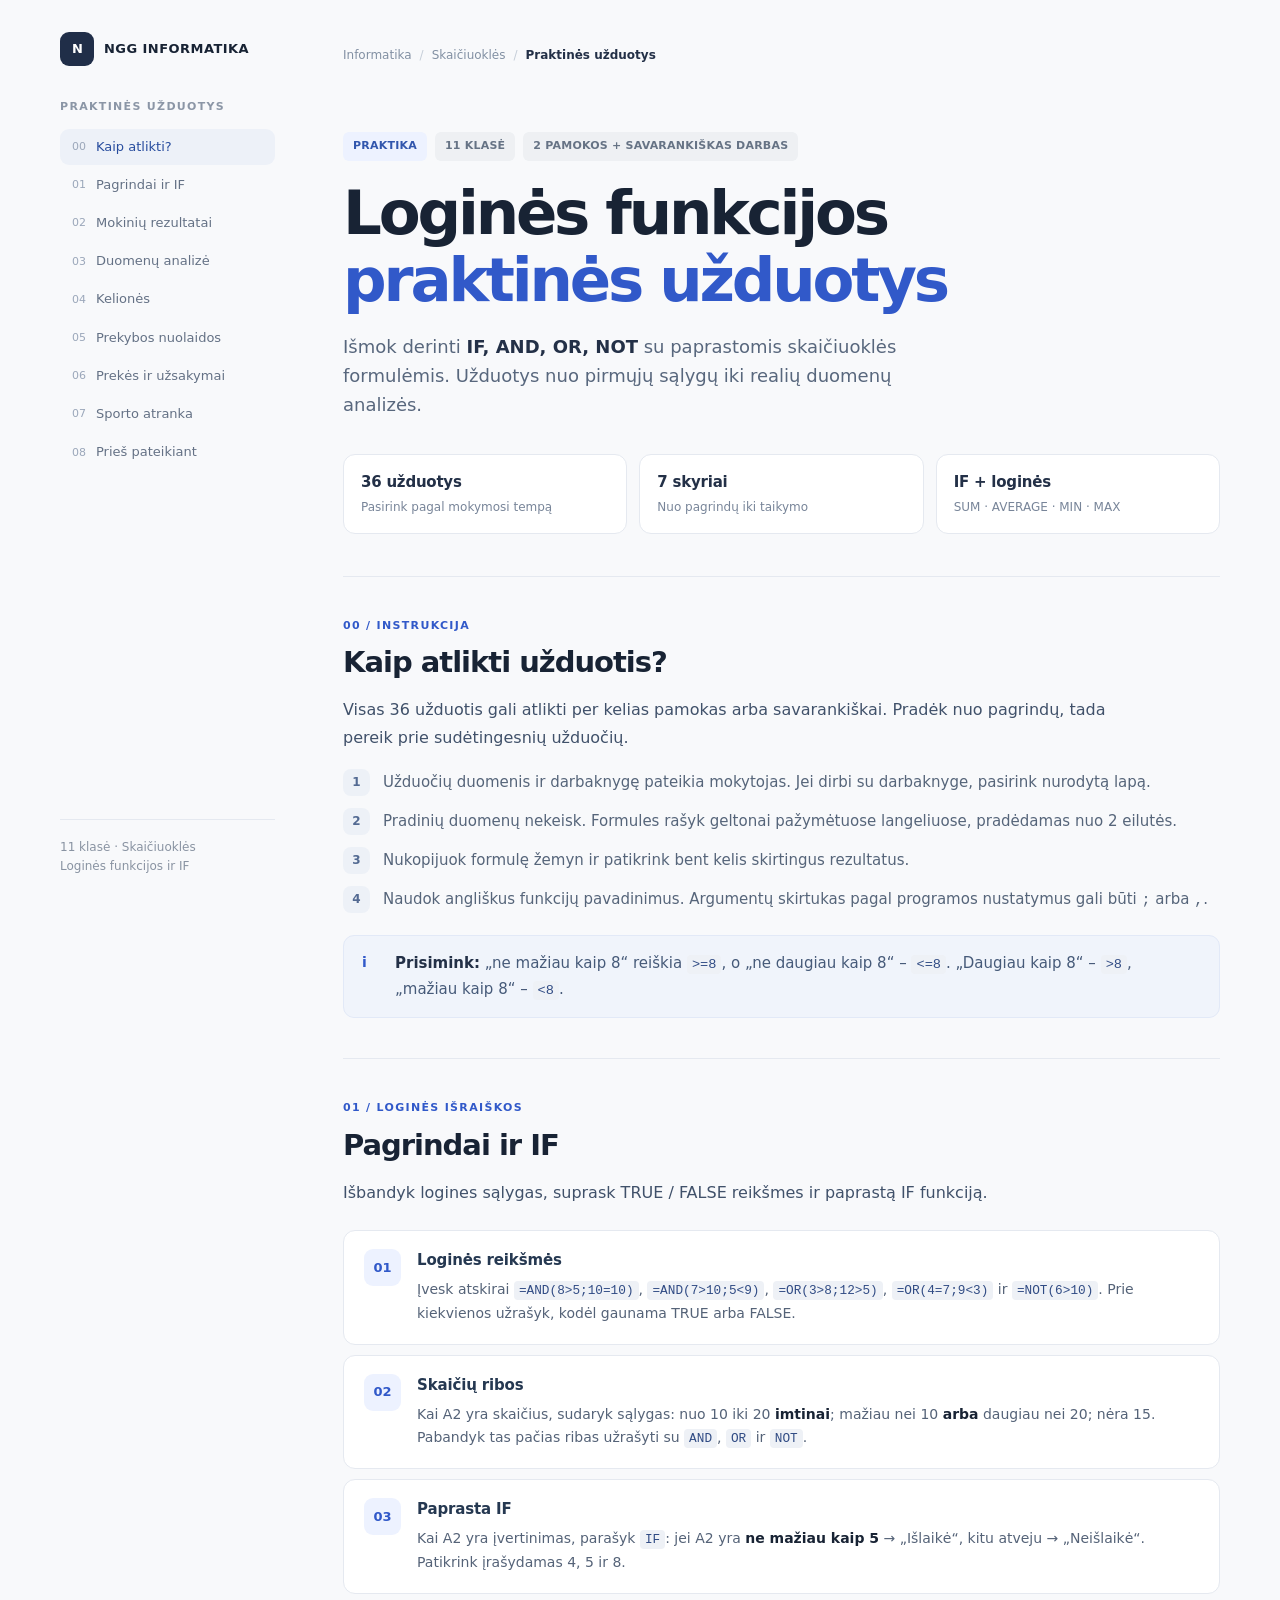
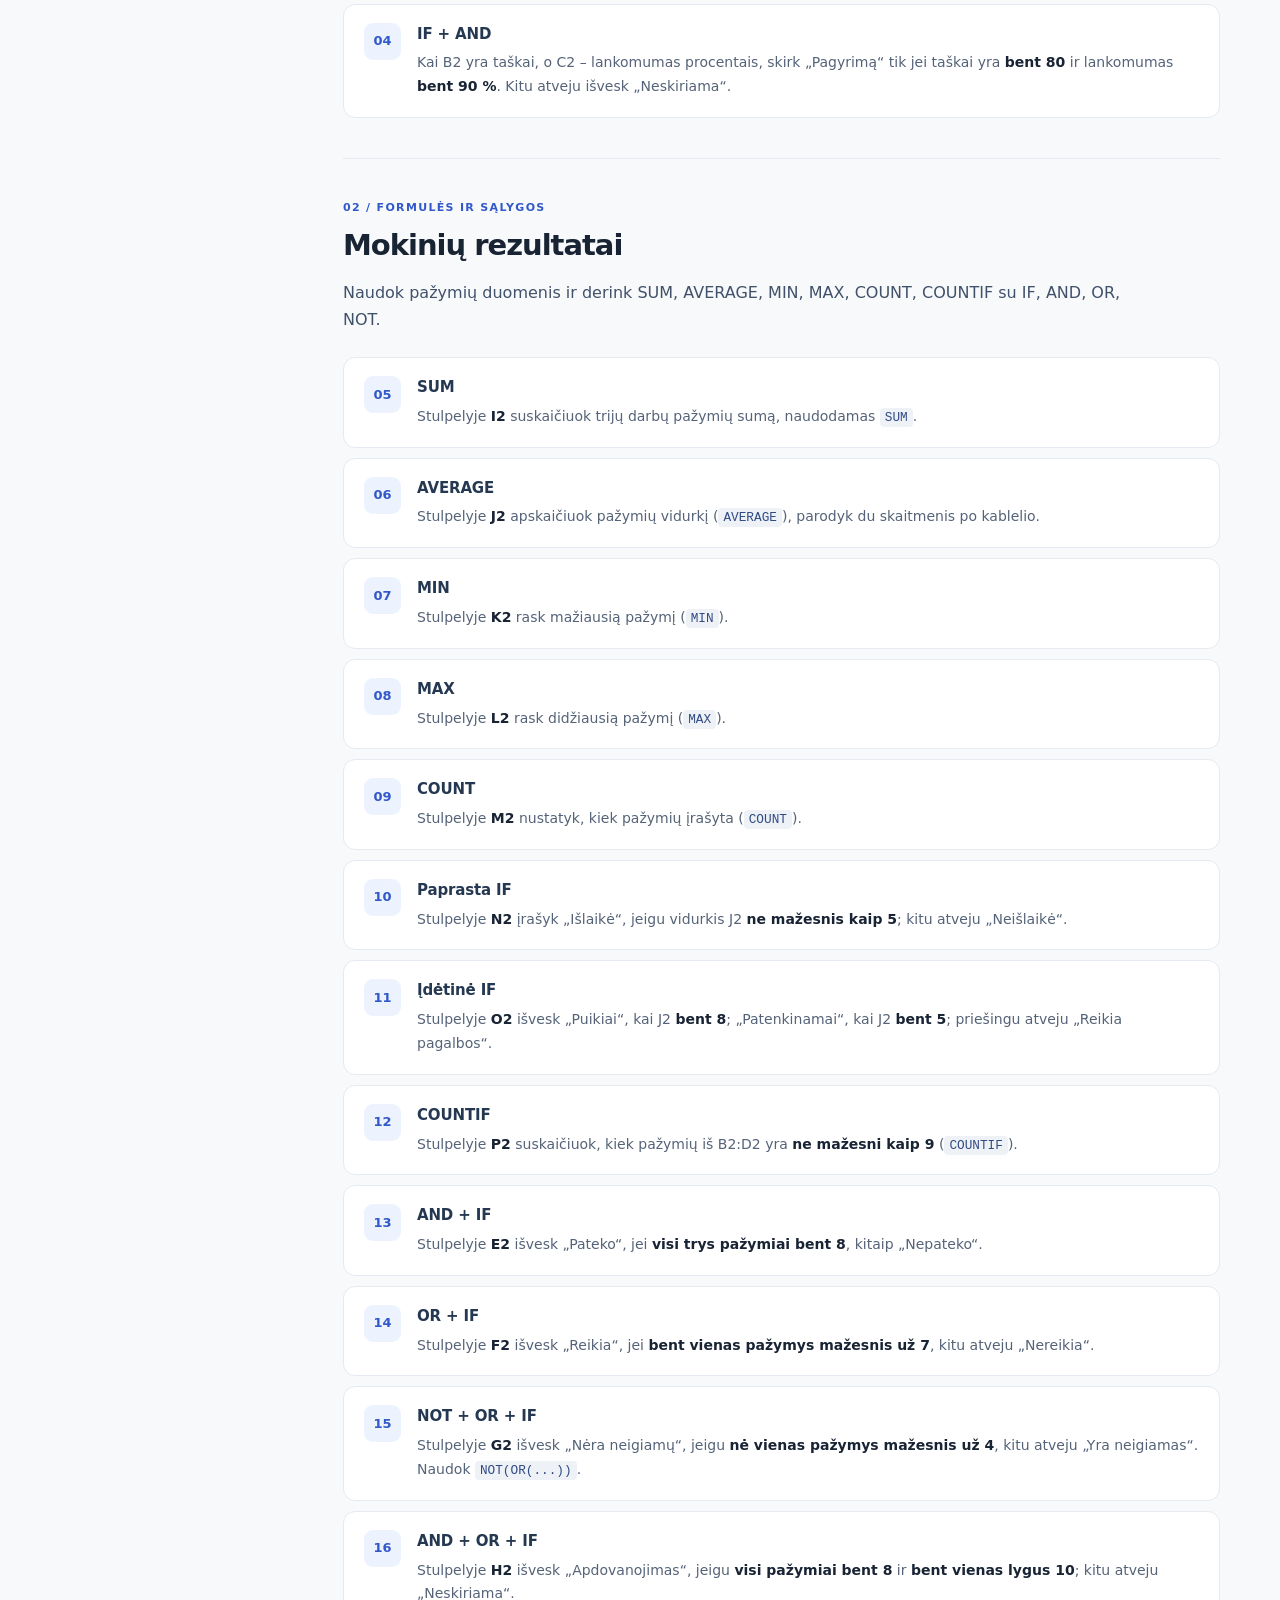
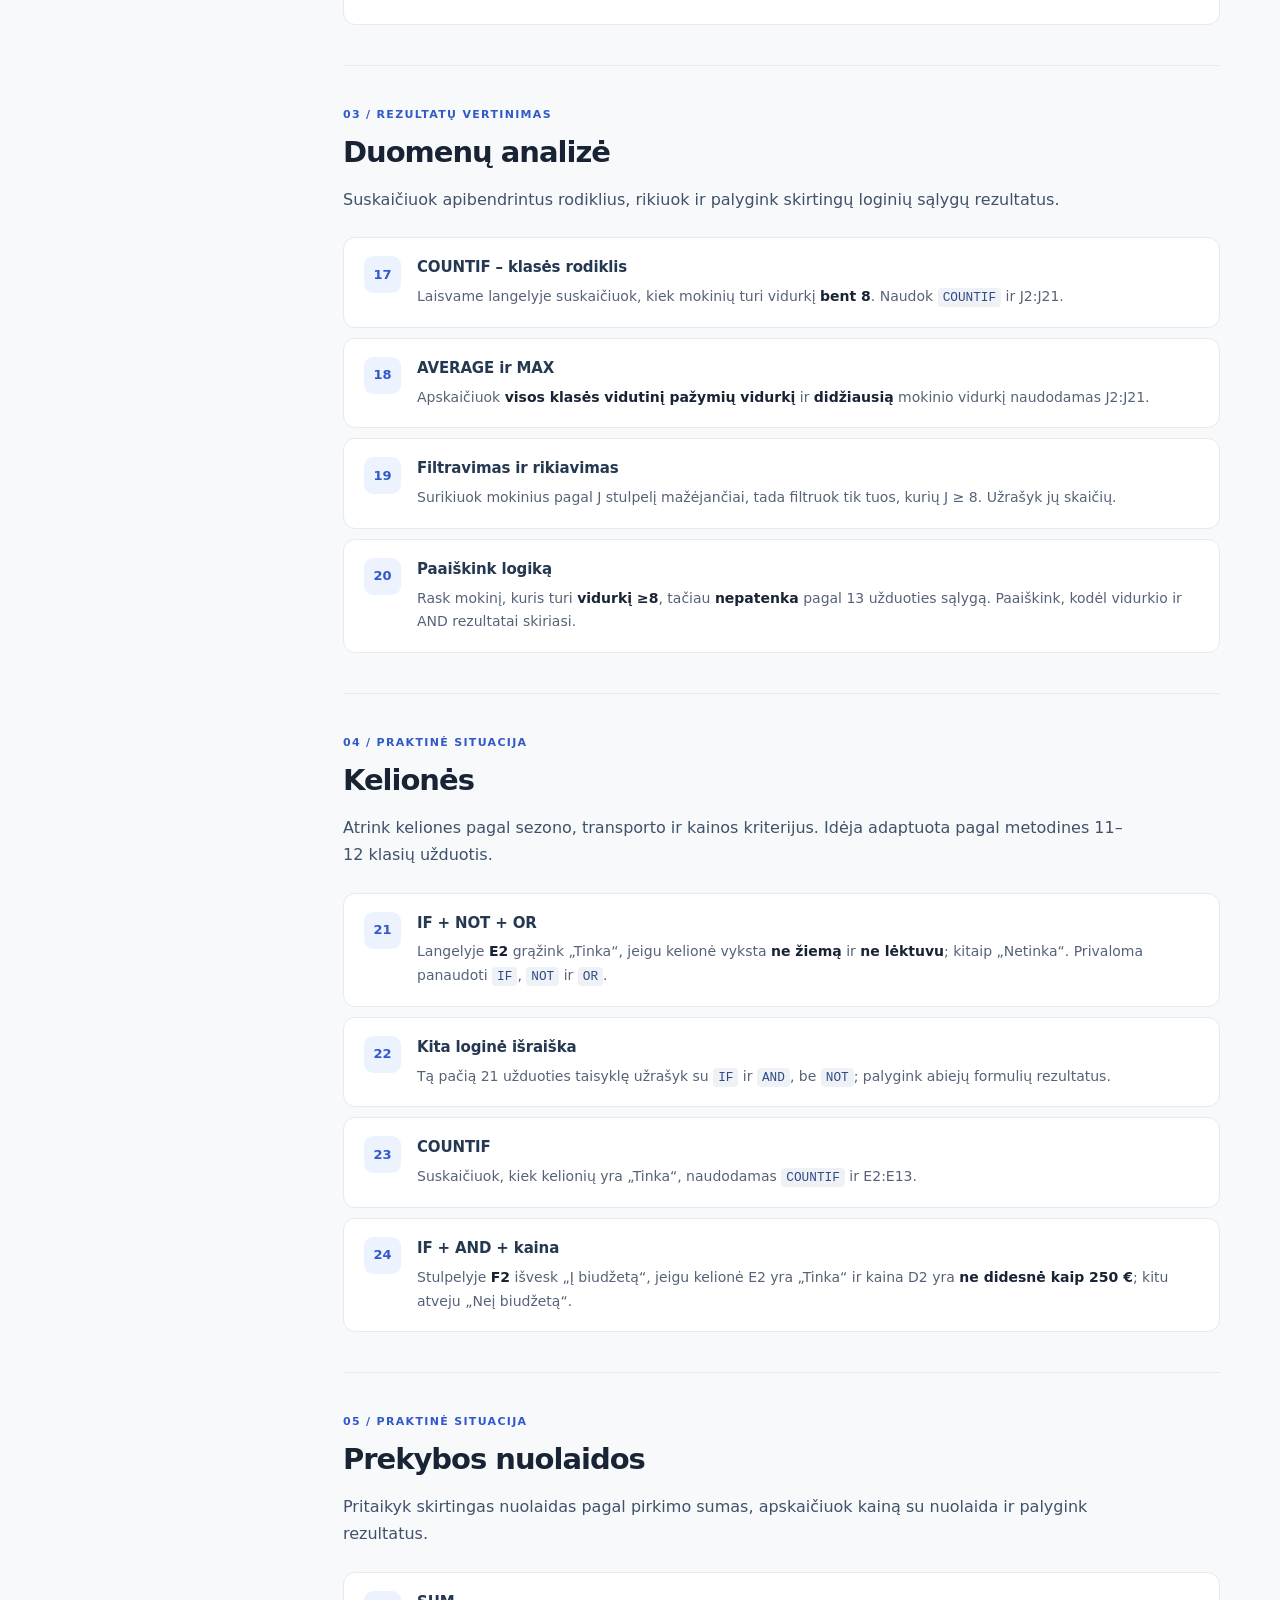
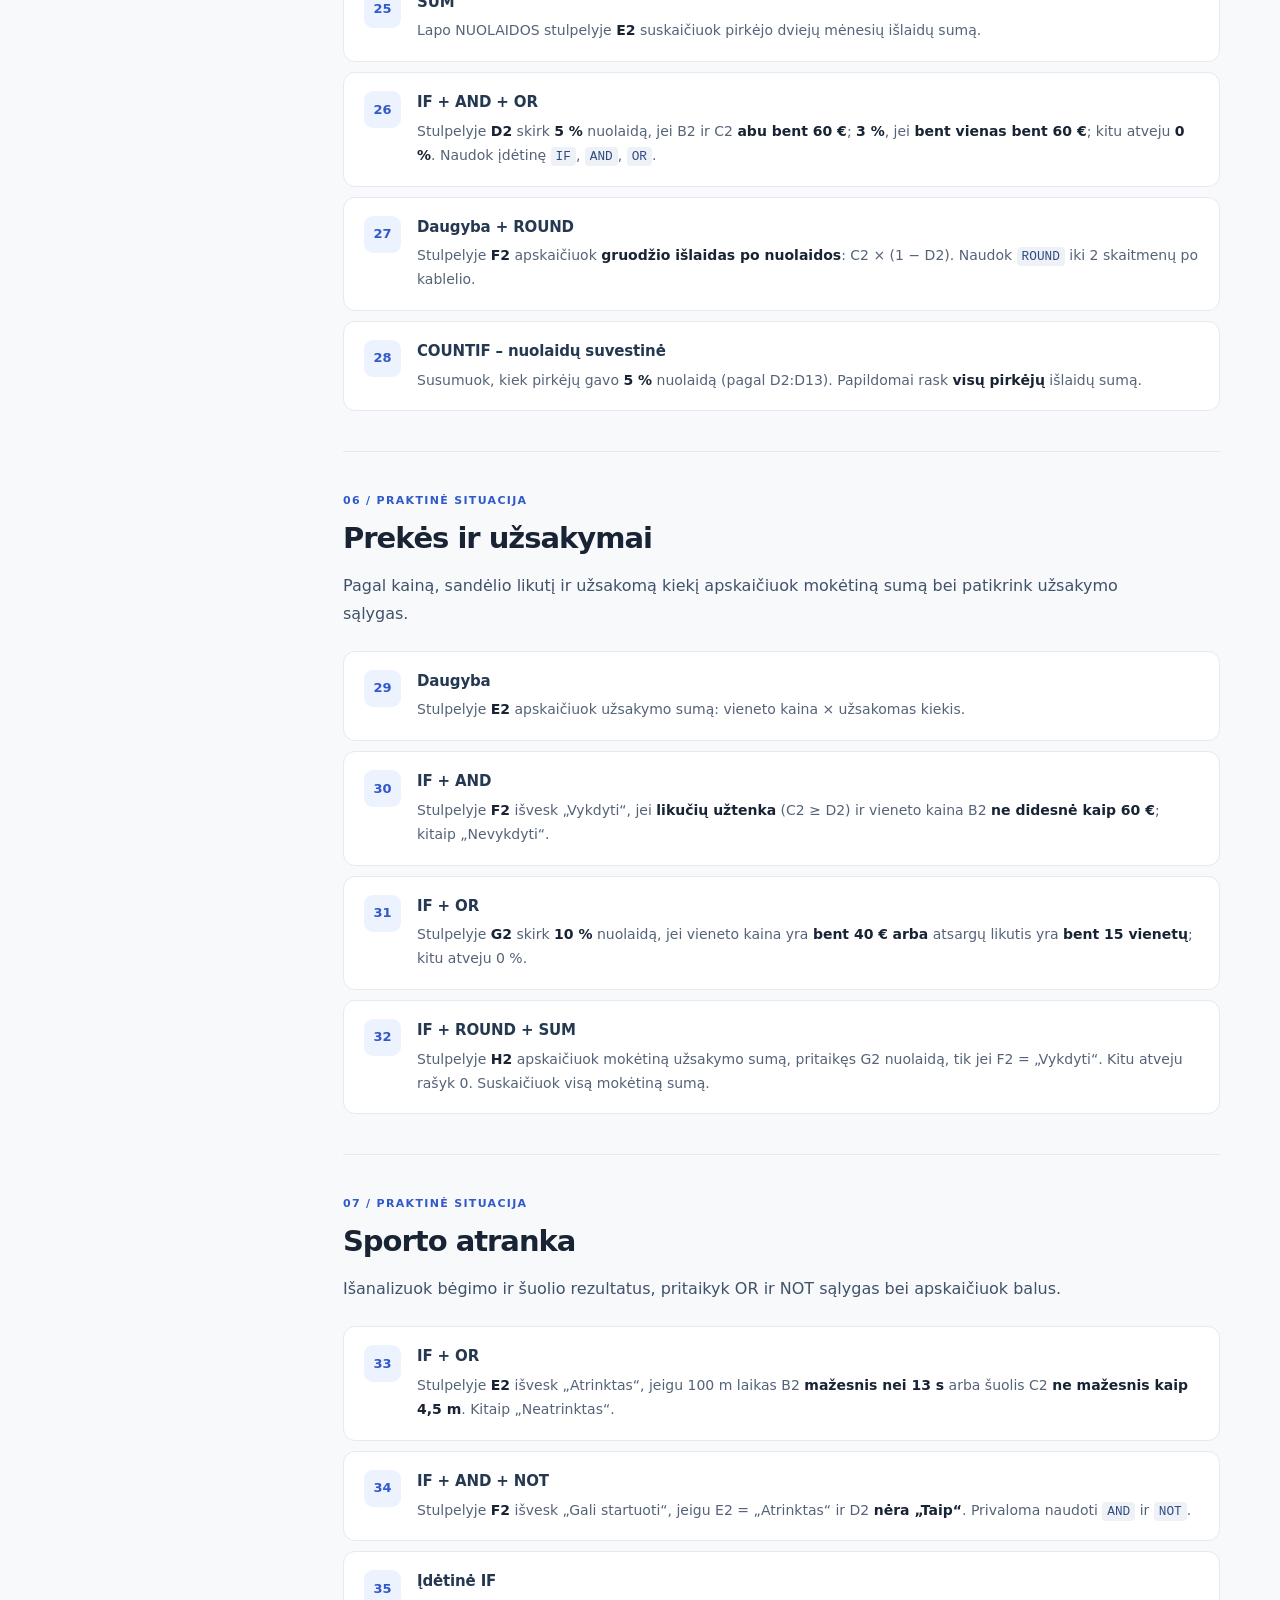
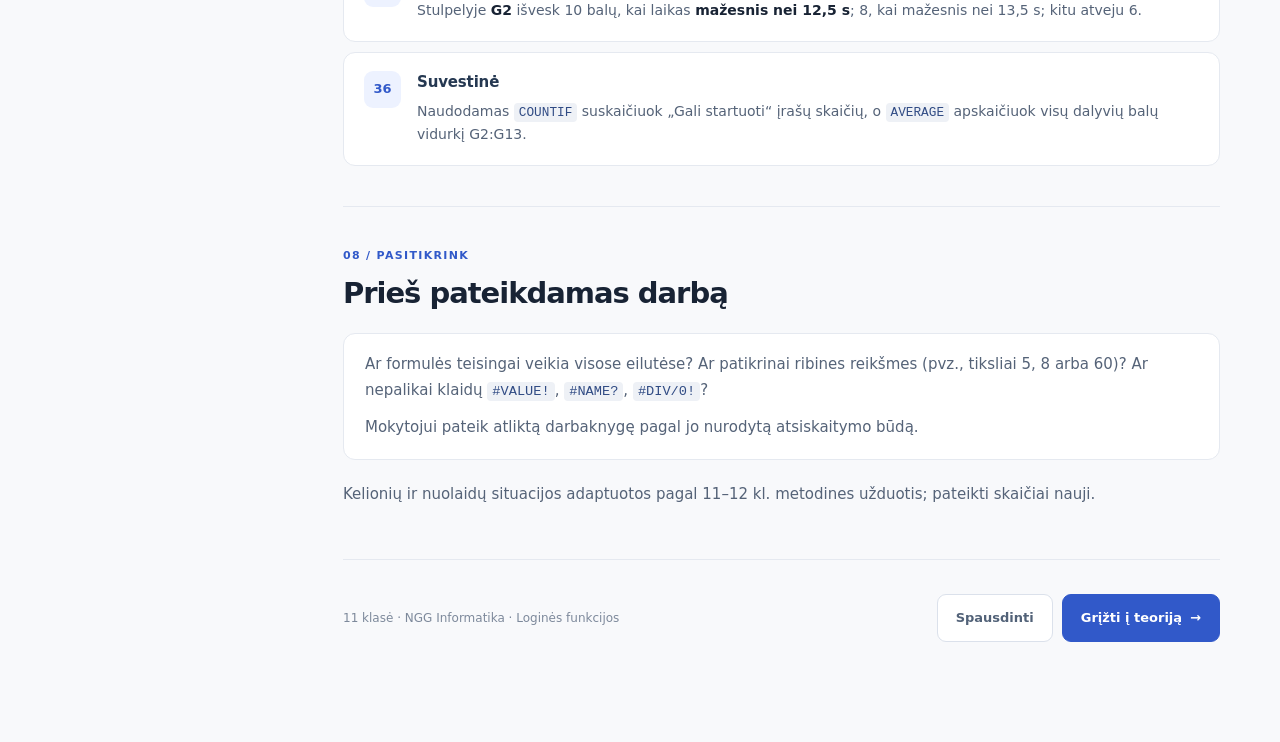
<file: learning-materials/and-or-not-uzduotys.html>
<!doctype html>
<html lang="lt">
<head>
<meta charset="utf-8">
<meta name="viewport" content="width=device-width, initial-scale=1">
<meta name="color-scheme" content="light">
<title>Loginės funkcijos · praktinės užduotys | NGG Informatika</title>
<style>
:root{--bg:#f8f9fb;--surface:#fff;--ink:#182334;--muted:#677489;--line:#e5e9f0;--soft:#f3f6fa;--accent:#3159c9;--accent-soft:#edf2ff;--ok:#256c53;--ok-soft:#e9f6ef;--bad:#a84a53;--bad-soft:#fff1f1;--radius:14px;font-family:Inter,ui-sans-serif,system-ui,-apple-system,"Segoe UI",sans-serif;color:var(--ink);font-synthesis:none}
*{box-sizing:border-box}
html{scroll-behavior:smooth;scroll-padding-top:26px}
body{margin:0;background:var(--bg);line-height:1.7;font-size:15px;-webkit-font-smoothing:antialiased}
a{color:inherit;text-decoration:none}
button{font:inherit;cursor:pointer}
:focus-visible{outline:3px solid #819cf2;outline-offset:3px}
.skip{position:absolute;left:-9999px;top:8px;z-index:100;background:#fff;padding:12px}
.skip:focus{left:8px}
.progress{position:fixed;inset:0 auto auto 0;height:3px;width:0;background:var(--accent);z-index:30;transition:width .1s linear}
.layout{max-width:1220px;padding:0 30px;margin:0 auto;display:grid;grid-template-columns:215px minmax(0,1fr);gap:68px}
.sidebar{position:sticky;top:0;align-self:start;height:100vh;padding:32px 0 24px;display:flex;flex-direction:column;gap:32px}
.brand{font-size:13px;font-weight:800;letter-spacing:.035em;display:flex;align-items:center;gap:10px}
.mark{display:grid;place-items:center;background:#202e48;color:#fff;border-radius:9px;width:34px;height:34px;font-weight:850;letter-spacing:-.05em}
.side-caption{font-size:11px;letter-spacing:.12em;font-weight:750;color:#8b96a6;text-transform:uppercase;margin:0 0 12px}
.nav{display:grid;gap:2px}
.nav a{font-size:13px;color:#647185;padding:9px 12px;border-radius:9px;display:flex;gap:10px;align-items:center;line-height:1.4;transition:background .15s,color .15s}
.nav a:hover,.nav a.active{background:#edf1f8;color:#274c9e}
.nav .number{color:#9ba7ba;font-size:11px;font-variant-numeric:tabular-nums}
.side-end{margin-top:auto;font-size:12px;line-height:1.6;color:#8993a2;border-top:1px solid var(--line);padding-top:18px}
.main{min-width:0;padding:45px 0 100px}
.breadcrumb{display:flex;align-items:center;gap:8px;flex-wrap:wrap;font-size:12px;color:#8290a3;margin-bottom:25px}
.crumb-dot{color:#c5ced8}
.hero{padding:42px 0 42px;border-bottom:1px solid var(--line)}
.eyebrow{display:flex;gap:8px;flex-wrap:wrap;margin-bottom:18px}
.pill{display:inline-flex;align-items:center;font-size:11px;padding:5px 10px;border-radius:6px;font-weight:750;letter-spacing:.02em;background:var(--accent-soft);color:#3156ad}
.pill.neutral{background:#eef0f3;color:#667385}
.hero h1{font-size:clamp(36px,5.3vw,61px);line-height:1.1;letter-spacing:-.052em;max-width:750px;margin:0;font-weight:780}
.hero h1 .highlight{color:var(--accent)}
.subtitle{font-size:18px;color:#58677d;margin:20px 0 0;max-width:620px;line-height:1.6}
.facts{display:grid;grid-template-columns:repeat(3,minmax(0,1fr));gap:12px;margin-top:34px}
.fact{border:1px solid var(--line);border-radius:12px;padding:15px 17px;background:var(--surface)}
.fact strong{font-size:15px;display:block;letter-spacing:-.015em;font-weight:760}
.fact small{color:#788599;font-size:12px;display:block;margin-top:2px}
.lesson-section{padding:40px 0;border-bottom:1px solid var(--line);scroll-margin-top:12px}
.section-label{font-size:11px;letter-spacing:.12em;text-transform:uppercase;font-weight:800;color:var(--accent);margin-bottom:9px}
h2{font-size:clamp(23px,3vw,29px);letter-spacing:-.035em;line-height:1.25;margin:0 0 16px;font-weight:760}
h3{font-size:15px;margin:28px 0 8px;font-weight:730;letter-spacing:-.01em}
p{color:#556378;margin:12px 0;max-width:790px}
strong{color:#233047;font-weight:730}
code,pre{font-family:ui-monospace,SFMono-Regular,Consolas,"Liberation Mono",monospace}
p code,li code{background:#eef1f6;padding:2px 5px;border-radius:4px;color:#304b84;font-size:.91em}
.lead{font-size:16px;color:#40516a}
.soft-panel{border:1px solid var(--line);background:var(--surface);border-radius:12px;padding:18px 21px;margin:22px 0}
.soft-panel p:first-child{margin-top:0}.soft-panel p:last-child{margin-bottom:0}
.teach-label{font-size:11px;text-transform:uppercase;letter-spacing:.09em;color:#6b778c;font-weight:780}
.codebox{border:1px solid #dde4f0;border-radius:11px;overflow:hidden;background:#f3f6fb;margin:17px 0}
.code-head{padding:9px 14px;border-bottom:1px solid #e1e6ee;display:flex;justify-content:space-between;align-items:center;gap:10px;color:#708098;font-size:11px;font-weight:750;letter-spacing:.035em;text-transform:uppercase}
.copy{background:#fff;border:1px solid #d9e0eb;color:#3d557e;border-radius:6px;font-size:11px;letter-spacing:0;text-transform:none;font-weight:680;padding:4px 9px;white-space:nowrap}
.copy:hover{background:#e9effb}
pre{font-size:13.5px;color:#263e66;line-height:1.75;margin:0;padding:16px 17px;overflow-x:auto;white-space:pre}
.table-wrap{border:1px solid var(--line);border-radius:11px;overflow-x:auto;margin:20px 0;background:#fff}
table{border-collapse:collapse;width:100%;font-size:13.5px;min-width:420px}
th,td{padding:12px 17px;text-align:left;border-bottom:1px solid var(--line);font-variant-numeric:tabular-nums}
th{background:#f7f9fc;font-size:12px;color:#5f6b7d;font-weight:740}
tr:last-child td{border-bottom:0}
td code{background:transparent}
.true,.false{display:inline-block;border-radius:5px;font-weight:750;font-size:11px;letter-spacing:.02em;padding:3px 8px}
.true{color:var(--ok);background:var(--ok-soft)}
.false{color:var(--bad);background:var(--bad-soft)}
.note{display:flex;gap:13px;align-items:flex-start;background:#f0f4fb;border:1px solid #e2e9f7;border-radius:11px;margin-top:22px;padding:15px 18px}
.note .symbol{font-size:14px;color:var(--accent);font-weight:900;line-height:1.6}
.note p{margin:0;color:#465a79}
.steps{display:grid;gap:12px;margin:18px 0}
.step{display:flex;gap:13px;align-items:flex-start}
.step b{display:grid;place-items:center;flex:0 0 27px;height:27px;background:#edf1f7;color:#536a92;border-radius:8px;font-size:12px}
.step span{padding-top:1px;color:#56657a}
.caution{background:#fcfaf4;border:1px solid #efe8d7;border-radius:12px;padding:18px 22px;margin-top:22px;color:#605b4e}
.caution strong{color:#68522a}
ul,ol{padding-left:21px;color:#556378}
li{margin:9px 0;padding-left:4px}
.questions{margin-top:18px;counter-reset:q}
.questions li{padding:5px 0}
details{border:1px solid var(--line);border-radius:10px;padding:13px 17px;background:#fff;margin-top:18px}
summary{font-weight:700;cursor:pointer;color:#445a7d}
details ol{margin-bottom:2px}
.footer{padding-top:34px;display:flex;justify-content:space-between;align-items:center;gap:12px;flex-wrap:wrap}
.footer .muted{font-size:12px;color:#7d899b}
.button{display:inline-flex;align-items:center;gap:8px;justify-content:center;padding:12px 18px;font-size:13px;font-weight:750;border-radius:9px;background:var(--accent);color:white;border:1px solid var(--accent)}
.button:hover{background:#2648a8}
.button-secondary{background:#fff;color:#526278;border-color:#dbe1eb}
.button-secondary:hover{background:#f0f3f9}
@media(max-width:960px){.layout{gap:28px;grid-template-columns:175px minmax(0,1fr);padding:0 22px}.main{padding-top:30px}.sidebar{padding-top:26px}.nav a{padding:8px 6px}}
@media(max-width:700px){.layout{display:block;padding:0 18px}.sidebar{height:auto;position:relative;gap:15px;padding:17px 0 10px;border-bottom:1px solid var(--line)}.side-caption,.side-end{display:none}.nav{display:flex;overflow-x:auto;gap:4px;scrollbar-width:thin;padding-bottom:5px}.nav a{white-space:nowrap;padding:9px 11px;border:1px solid var(--line);background:#fff}.main{padding-top:22px}.hero{padding:18px 0 30px}.facts{grid-template-columns:1fr;gap:8px;margin-top:24px}.fact{padding:12px 15px}.lesson-section{padding:32px 0}.subtitle{font-size:16px}.footer{align-items:stretch}.button{width:100%}}
@media print{body{background:#fff}.layout{max-width:none;display:block;padding:0 10mm}.sidebar,.progress,.skip,.copy,.footer button{display:none!important}.main{padding:0}.hero{padding:12px 0 20px}.hero h1{font-size:34px}.lesson-section{padding:16px 0;break-inside:avoid}.codebox,.soft-panel,.note,.fact,.table-wrap{break-inside:avoid}.facts{grid-template-columns:repeat(3,1fr)}.footer{padding-top:10px}.button{color:#000;background:transparent;border:0;padding:0}.breadcrumb{margin:0}}


/* Pagrindinės teorijos svetainės dizaino detalės panaudotos ir praktikai */
.exercise-list{display:grid;gap:10px;margin:24px 0 0}
.exercise{background:#fff;border:1px solid var(--line);border-radius:12px;padding:18px 20px;display:flex;align-items:flex-start;gap:16px;transition:border-color .15s,box-shadow .15s}
.exercise:hover{border-color:#c8d5ef;box-shadow:0 4px 15px rgba(30,59,107,.05)}
.exercise-index{flex:0 0 37px;height:37px;display:grid;place-items:center;background:var(--accent-soft);color:var(--accent);border-radius:9px;font-size:13px;font-weight:800;font-variant-numeric:tabular-nums}
.exercise-body{min-width:0;flex:1}
.exercise-body h3{margin:1px 0 6px;font-size:15px;line-height:1.45;color:#253851}
.exercise-body p{margin:0;font-size:14px;line-height:1.7}
.exercise-body b{color:var(--ink)}
.exercise code{background:#eef1f6;padding:2px 5px;border-radius:4px;color:#304b84;font-size:.91em;overflow-wrap:anywhere}
.info-row{display:grid;grid-template-columns:repeat(3,minmax(0,1fr));gap:12px;margin-top:24px}
.info-row .fact strong{font-size:17px}
.note .symbol{flex:0 0 20px}
.footer .button{color:#fff}
.footer .button-secondary{color:#526278}
@media(max-width:700px){.info-row{grid-template-columns:1fr}.exercise{padding:15px;gap:12px}.exercise-index{flex-basis:32px;height:32px}.exercise-body p{font-size:13.5px}}
@media print{.exercise{break-inside:avoid;box-shadow:none}.lesson-section{break-inside:auto}.exercise-list{gap:6px}}
</style>
</head>
<body>
<div class="progress" id="progress" aria-hidden="true"></div>
<a class="skip" href="#turinys">Pereiti prie turinio</a>
<div class="layout">
<aside class="sidebar" aria-label="Užduočių navigacija">
<div class="brand"><span class="mark">N</span><span>NGG INFORMATIKA</span></div>
<div><div class="side-caption">Praktinės užduotys</div>
<nav class="nav" aria-label="Skyriai">
<a href="#pradzia"><span class="number">00</span> Kaip atlikti?</a>
<a href="#pagrindai"><span class="number">01</span> Pagrindai ir IF</a>
<a href="#mokiniai"><span class="number">02</span> Mokinių rezultatai</a>
<a href="#analize"><span class="number">03</span> Duomenų analizė</a>
<a href="#keliones"><span class="number">04</span> Kelionės</a>
<a href="#nuolaidos"><span class="number">05</span> Prekybos nuolaidos</a>
<a href="#prekes"><span class="number">06</span> Prekės ir užsakymai</a>
<a href="#sportas"><span class="number">07</span> Sporto atranka</a>
<a href="#pabaiga"><span class="number">08</span> Prieš pateikiant</a>
</nav></div>
<div class="side-end">11 klasė · Skaičiuoklės<br>Loginės funkcijos ir IF</div>
</aside>
<main class="main" id="turinys">
<div class="breadcrumb"><span>Informatika</span><span class="crumb-dot">/</span><span>Skaičiuoklės</span><span class="crumb-dot">/</span><strong>Praktinės užduotys</strong></div>
<header class="hero">
<div class="eyebrow"><span class="pill">PRAKTIKA</span><span class="pill neutral">11 KLASĖ</span><span class="pill neutral">2 PAMOKOS + SAVARANKIŠKAS DARBAS</span></div>
<h1>Loginės funkcijos<br><span class="highlight">praktinės užduotys</span></h1>
<p class="subtitle">Išmok derinti <strong>IF, AND, OR, NOT</strong> su paprastomis skaičiuoklės formulėmis. Užduotys nuo pirmųjų sąlygų iki realių duomenų analizės.</p>
<div class="facts" aria-label="Užduočių santrauka">
<div class="fact"><strong>36 užduotys</strong><small>Pasirink pagal mokymosi tempą</small></div>
<div class="fact"><strong>7 skyriai</strong><small>Nuo pagrindų iki taikymo</small></div>
<div class="fact"><strong>IF + loginės</strong><small>SUM · AVERAGE · MIN · MAX</small></div>
</div>
</header>
<section class="lesson-section" id="pradzia">
<div class="section-label">00 / INSTRUKCIJA</div>
<h2>Kaip atlikti užduotis?</h2>
<p class="lead">Visas 36 užduotis gali atlikti per kelias pamokas arba savarankiškai. Pradėk nuo pagrindų, tada pereik prie sudėtingesnių užduočių.</p>
<div class="steps">
<div class="step"><b>1</b><span>Užduočių duomenis ir darbaknygę pateikia mokytojas. Jei dirbi su darbaknyge, pasirink nurodytą lapą.</span></div>
<div class="step"><b>2</b><span>Pradinių duomenų nekeisk. Formules rašyk geltonai pažymėtuose langeliuose, pradėdamas nuo 2 eilutės.</span></div>
<div class="step"><b>3</b><span>Nukopijuok formulę žemyn ir patikrink bent kelis skirtingus rezultatus.</span></div>
<div class="step"><b>4</b><span>Naudok angliškus funkcijų pavadinimus. Argumentų skirtukas pagal programos nustatymus gali būti <code>;</code> arba <code>,</code>.</span></div>
</div>
<div class="note"><span class="symbol">i</span><p><strong>Prisimink:</strong> „ne mažiau kaip 8“ reiškia <code>&gt;=8</code>, o „ne daugiau kaip 8“ – <code>&lt;=8</code>. „Daugiau kaip 8“ – <code>&gt;8</code>, „mažiau kaip 8“ – <code>&lt;8</code>.</p></div>
</section>
<section class="lesson-section" id="pagrindai">
<div class="section-label">01 / LOGINĖS IŠRAIŠKOS</div><h2>Pagrindai ir IF</h2><p class="lead">Išbandyk logines sąlygas, suprask TRUE / FALSE reikšmes ir paprastą IF funkciją.</p>
<div class="exercise-list"><article class="exercise"><div class="exercise-index">01</div><div class="exercise-body"><h3>Loginės reikšmės</h3><p>Įvesk atskirai <code>=AND(8&gt;5;10=10)</code>, <code>=AND(7&gt;10;5&lt;9)</code>, <code>=OR(3&gt;8;12&gt;5)</code>, <code>=OR(4=7;9&lt;3)</code> ir <code>=NOT(6&gt;10)</code>. Prie kiekvienos užrašyk, kodėl gaunama TRUE arba FALSE.</p></div></article>
<article class="exercise"><div class="exercise-index">02</div><div class="exercise-body"><h3>Skaičių ribos</h3><p>Kai A2 yra skaičius, sudaryk sąlygas: nuo 10 iki 20 <b>imtinai</b>; mažiau nei 10 <b>arba</b> daugiau nei 20; nėra 15. Pabandyk tas pačias ribas užrašyti su <code>AND</code>, <code>OR</code> ir <code>NOT</code>.</p></div></article>
<article class="exercise"><div class="exercise-index">03</div><div class="exercise-body"><h3>Paprasta IF</h3><p>Kai A2 yra įvertinimas, parašyk <code>IF</code>: jei A2 yra <b>ne mažiau kaip 5</b> → „Išlaikė“, kitu atveju → „Neišlaikė“. Patikrink įrašydamas 4, 5 ir 8.</p></div></article>
<article class="exercise"><div class="exercise-index">04</div><div class="exercise-body"><h3>IF + AND</h3><p>Kai B2 yra taškai, o C2 – lankomumas procentais, skirk „Pagyrimą“ tik jei taškai yra <b>bent 80</b> ir lankomumas <b>bent 90 %</b>. Kitu atveju išvesk „Neskiriama“.</p></div></article></div></section>
<section class="lesson-section" id="mokiniai">
<div class="section-label">02 / FORMULĖS IR SĄLYGOS</div><h2>Mokinių rezultatai</h2><p class="lead">Naudok pažymių duomenis ir derink SUM, AVERAGE, MIN, MAX, COUNT, COUNTIF su IF, AND, OR, NOT.</p>
<div class="exercise-list"><article class="exercise"><div class="exercise-index">05</div><div class="exercise-body"><h3>SUM</h3><p>Stulpelyje <b>I2</b> suskaičiuok trijų darbų pažymių sumą, naudodamas <code>SUM</code>.</p></div></article>
<article class="exercise"><div class="exercise-index">06</div><div class="exercise-body"><h3>AVERAGE</h3><p>Stulpelyje <b>J2</b> apskaičiuok pažymių vidurkį (<code>AVERAGE</code>), parodyk du skaitmenis po kablelio.</p></div></article>
<article class="exercise"><div class="exercise-index">07</div><div class="exercise-body"><h3>MIN</h3><p>Stulpelyje <b>K2</b> rask mažiausią pažymį (<code>MIN</code>).</p></div></article>
<article class="exercise"><div class="exercise-index">08</div><div class="exercise-body"><h3>MAX</h3><p>Stulpelyje <b>L2</b> rask didžiausią pažymį (<code>MAX</code>).</p></div></article>
<article class="exercise"><div class="exercise-index">09</div><div class="exercise-body"><h3>COUNT</h3><p>Stulpelyje <b>M2</b> nustatyk, kiek pažymių įrašyta (<code>COUNT</code>).</p></div></article>
<article class="exercise"><div class="exercise-index">10</div><div class="exercise-body"><h3>Paprasta IF</h3><p>Stulpelyje <b>N2</b> įrašyk „Išlaikė“, jeigu vidurkis J2 <b>ne mažesnis kaip 5</b>; kitu atveju „Neišlaikė“.</p></div></article>
<article class="exercise"><div class="exercise-index">11</div><div class="exercise-body"><h3>Įdėtinė IF</h3><p>Stulpelyje <b>O2</b> išvesk „Puikiai“, kai J2 <b>bent 8</b>; „Patenkinamai“, kai J2 <b>bent 5</b>; priešingu atveju „Reikia pagalbos“.</p></div></article>
<article class="exercise"><div class="exercise-index">12</div><div class="exercise-body"><h3>COUNTIF</h3><p>Stulpelyje <b>P2</b> suskaičiuok, kiek pažymių iš B2:D2 yra <b>ne mažesni kaip 9</b> (<code>COUNTIF</code>).</p></div></article>
<article class="exercise"><div class="exercise-index">13</div><div class="exercise-body"><h3>AND + IF</h3><p>Stulpelyje <b>E2</b> išvesk „Pateko“, jei <b>visi trys pažymiai bent 8</b>, kitaip „Nepateko“.</p></div></article>
<article class="exercise"><div class="exercise-index">14</div><div class="exercise-body"><h3>OR + IF</h3><p>Stulpelyje <b>F2</b> išvesk „Reikia“, jei <b>bent vienas pažymys mažesnis už 7</b>, kitu atveju „Nereikia“.</p></div></article>
<article class="exercise"><div class="exercise-index">15</div><div class="exercise-body"><h3>NOT + OR + IF</h3><p>Stulpelyje <b>G2</b> išvesk „Nėra neigiamų“, jeigu <b>nė vienas pažymys mažesnis už 4</b>, kitu atveju „Yra neigiamas“. Naudok <code>NOT(OR(...))</code>.</p></div></article>
<article class="exercise"><div class="exercise-index">16</div><div class="exercise-body"><h3>AND + OR + IF</h3><p>Stulpelyje <b>H2</b> išvesk „Apdovanojimas“, jeigu <b>visi pažymiai bent 8</b> ir <b>bent vienas lygus 10</b>; kitu atveju „Neskiriama“.</p></div></article></div></section>
<section class="lesson-section" id="analize">
<div class="section-label">03 / REZULTATŲ VERTINIMAS</div><h2>Duomenų analizė</h2><p class="lead">Suskaičiuok apibendrintus rodiklius, rikiuok ir palygink skirtingų loginių sąlygų rezultatus.</p>
<div class="exercise-list"><article class="exercise"><div class="exercise-index">17</div><div class="exercise-body"><h3>COUNTIF – klasės rodiklis</h3><p>Laisvame langelyje suskaičiuok, kiek mokinių turi vidurkį <b>bent 8</b>. Naudok <code>COUNTIF</code> ir J2:J21.</p></div></article>
<article class="exercise"><div class="exercise-index">18</div><div class="exercise-body"><h3>AVERAGE ir MAX</h3><p>Apskaičiuok <b>visos klasės vidutinį pažymių vidurkį</b> ir <b>didžiausią</b> mokinio vidurkį naudodamas J2:J21.</p></div></article>
<article class="exercise"><div class="exercise-index">19</div><div class="exercise-body"><h3>Filtravimas ir rikiavimas</h3><p>Surikiuok mokinius pagal J stulpelį mažėjančiai, tada filtruok tik tuos, kurių J ≥ 8. Užrašyk jų skaičių.</p></div></article>
<article class="exercise"><div class="exercise-index">20</div><div class="exercise-body"><h3>Paaiškink logiką</h3><p>Rask mokinį, kuris turi <b>vidurkį ≥8</b>, tačiau <b>nepatenka</b> pagal 13 užduoties sąlygą. Paaiškink, kodėl vidurkio ir AND rezultatai skiriasi.</p></div></article></div></section>
<section class="lesson-section" id="keliones">
<div class="section-label">04 / PRAKTINĖ SITUACIJA</div><h2>Kelionės</h2><p class="lead">Atrink keliones pagal sezono, transporto ir kainos kriterijus. Idėja adaptuota pagal metodines 11–12 klasių užduotis.</p>
<div class="exercise-list"><article class="exercise"><div class="exercise-index">21</div><div class="exercise-body"><h3>IF + NOT + OR</h3><p>Langelyje <b>E2</b> grąžink „Tinka“, jeigu kelionė vyksta <b>ne žiemą</b> ir <b>ne lėktuvu</b>; kitaip „Netinka“. Privaloma panaudoti <code>IF</code>, <code>NOT</code> ir <code>OR</code>.</p></div></article>
<article class="exercise"><div class="exercise-index">22</div><div class="exercise-body"><h3>Kita loginė išraiška</h3><p>Tą pačią 21 užduoties taisyklę užrašyk su <code>IF</code> ir <code>AND</code>, be <code>NOT</code>; palygink abiejų formulių rezultatus.</p></div></article>
<article class="exercise"><div class="exercise-index">23</div><div class="exercise-body"><h3>COUNTIF</h3><p>Suskaičiuok, kiek kelionių yra „Tinka“, naudodamas <code>COUNTIF</code> ir E2:E13.</p></div></article>
<article class="exercise"><div class="exercise-index">24</div><div class="exercise-body"><h3>IF + AND + kaina</h3><p>Stulpelyje <b>F2</b> išvesk „Į biudžetą“, jeigu kelionė E2 yra „Tinka“ ir kaina D2 yra <b>ne didesnė kaip 250 €</b>; kitu atveju „Neį biudžetą“.</p></div></article></div></section>
<section class="lesson-section" id="nuolaidos">
<div class="section-label">05 / PRAKTINĖ SITUACIJA</div><h2>Prekybos nuolaidos</h2><p class="lead">Pritaikyk skirtingas nuolaidas pagal pirkimo sumas, apskaičiuok kainą su nuolaida ir palygink rezultatus.</p>
<div class="exercise-list"><article class="exercise"><div class="exercise-index">25</div><div class="exercise-body"><h3>SUM</h3><p>Lapo NUOLAIDOS stulpelyje <b>E2</b> suskaičiuok pirkėjo dviejų mėnesių išlaidų sumą.</p></div></article>
<article class="exercise"><div class="exercise-index">26</div><div class="exercise-body"><h3>IF + AND + OR</h3><p>Stulpelyje <b>D2</b> skirk <b>5 %</b> nuolaidą, jei B2 ir C2 <b>abu bent 60 €</b>; <b>3 %</b>, jei <b>bent vienas bent 60 €</b>; kitu atveju <b>0 %</b>. Naudok įdėtinę <code>IF</code>, <code>AND</code>, <code>OR</code>.</p></div></article>
<article class="exercise"><div class="exercise-index">27</div><div class="exercise-body"><h3>Daugyba + ROUND</h3><p>Stulpelyje <b>F2</b> apskaičiuok <b>gruodžio išlaidas po nuolaidos</b>: C2 × (1 − D2). Naudok <code>ROUND</code> iki 2 skaitmenų po kablelio.</p></div></article>
<article class="exercise"><div class="exercise-index">28</div><div class="exercise-body"><h3>COUNTIF – nuolaidų suvestinė</h3><p>Susumuok, kiek pirkėjų gavo <b>5 %</b> nuolaidą (pagal D2:D13). Papildomai rask <b>visų pirkėjų</b> išlaidų sumą.</p></div></article></div></section>
<section class="lesson-section" id="prekes">
<div class="section-label">06 / PRAKTINĖ SITUACIJA</div><h2>Prekės ir užsakymai</h2><p class="lead">Pagal kainą, sandėlio likutį ir užsakomą kiekį apskaičiuok mokėtiną sumą bei patikrink užsakymo sąlygas.</p>
<div class="exercise-list"><article class="exercise"><div class="exercise-index">29</div><div class="exercise-body"><h3>Daugyba</h3><p>Stulpelyje <b>E2</b> apskaičiuok užsakymo sumą: vieneto kaina × užsakomas kiekis.</p></div></article>
<article class="exercise"><div class="exercise-index">30</div><div class="exercise-body"><h3>IF + AND</h3><p>Stulpelyje <b>F2</b> išvesk „Vykdyti“, jei <b>likučių užtenka</b> (C2 ≥ D2) ir vieneto kaina B2 <b>ne didesnė kaip 60 €</b>; kitaip „Nevykdyti“.</p></div></article>
<article class="exercise"><div class="exercise-index">31</div><div class="exercise-body"><h3>IF + OR</h3><p>Stulpelyje <b>G2</b> skirk <b>10 %</b> nuolaidą, jei vieneto kaina yra <b>bent 40 €</b> <b>arba</b> atsargų likutis yra <b>bent 15 vienetų</b>; kitu atveju 0 %.</p></div></article>
<article class="exercise"><div class="exercise-index">32</div><div class="exercise-body"><h3>IF + ROUND + SUM</h3><p>Stulpelyje <b>H2</b> apskaičiuok mokėtiną užsakymo sumą, pritaikęs G2 nuolaidą, tik jei F2 = „Vykdyti“. Kitu atveju rašyk 0. Suskaičiuok visą mokėtiną sumą.</p></div></article></div></section>
<section class="lesson-section" id="sportas">
<div class="section-label">07 / PRAKTINĖ SITUACIJA</div><h2>Sporto atranka</h2><p class="lead">Išanalizuok bėgimo ir šuolio rezultatus, pritaikyk OR ir NOT sąlygas bei apskaičiuok balus.</p>
<div class="exercise-list"><article class="exercise"><div class="exercise-index">33</div><div class="exercise-body"><h3>IF + OR</h3><p>Stulpelyje <b>E2</b> išvesk „Atrinktas“, jeigu 100 m laikas B2 <b>mažesnis nei 13 s</b> arba šuolis C2 <b>ne mažesnis kaip 4,5 m</b>. Kitaip „Neatrinktas“.</p></div></article>
<article class="exercise"><div class="exercise-index">34</div><div class="exercise-body"><h3>IF + AND + NOT</h3><p>Stulpelyje <b>F2</b> išvesk „Gali startuoti“, jeigu E2 = „Atrinktas“ ir D2 <b>nėra „Taip“</b>. Privaloma naudoti <code>AND</code> ir <code>NOT</code>.</p></div></article>
<article class="exercise"><div class="exercise-index">35</div><div class="exercise-body"><h3>Įdėtinė IF</h3><p>Stulpelyje <b>G2</b> išvesk 10 balų, kai laikas <b>mažesnis nei 12,5 s</b>; 8, kai mažesnis nei 13,5 s; kitu atveju 6.</p></div></article>
<article class="exercise"><div class="exercise-index">36</div><div class="exercise-body"><h3>Suvestinė</h3><p>Naudodamas <code>COUNTIF</code> suskaičiuok „Gali startuoti“ įrašų skaičių, o <code>AVERAGE</code> apskaičiuok visų dalyvių balų vidurkį G2:G13.</p></div></article></div></section>
<section class="lesson-section" id="pabaiga">
<div class="section-label">08 / PASITIKRINK</div>
<h2>Prieš pateikdamas darbą</h2>
<div class="soft-panel"><p>Ar formulės teisingai veikia visose eilutėse? Ar patikrinai ribines reikšmes (pvz., tiksliai 5, 8 arba 60)? Ar nepalikai klaidų <code>#VALUE!</code>, <code>#NAME?</code>, <code>#DIV/0!</code>?</p><p>Mokytojui pateik atliktą darbaknygę pagal jo nurodytą atsiskaitymo būdą.</p></div>
<p class="muted">Kelionių ir nuolaidų situacijos adaptuotos pagal 11–12 kl. metodines užduotis; pateikti skaičiai nauji.</p>
</section>
<footer class="footer">
<span class="muted">11 klasė · NGG Informatika · Loginės funkcijos</span>
<div style="display:flex;gap:9px;flex-wrap:wrap">
<button type="button" class="button button-secondary" onclick="window.print()">Spausdinti</button>
<a class="button" href="and-or-not-teorija.html">Grįžti į teoriją <span aria-hidden="true">→</span></a>
</div></footer>
</main></div>
<script>
(function(){
 const nav=Array.from(document.querySelectorAll('.nav a'));
 const sections=nav.map(a=>document.querySelector(a.getAttribute('href'))).filter(Boolean);
 const progress=document.getElementById('progress');
 let ticking=false;
 const update=()=>{
  const max=document.documentElement.scrollHeight-window.innerHeight;
  progress.style.width=(max>0?Math.min(100,Math.max(0,window.scrollY/max*100)):0)+'%';
  const threshold=window.innerHeight*.22;
  let active=sections[0];
  for(const section of sections)if(section.getBoundingClientRect().top<=threshold)active=section;
  nav.forEach(link=>{const on=link.getAttribute('href')==='#'+active.id;link.classList.toggle('active',on);if(on)link.setAttribute('aria-current','location');else link.removeAttribute('aria-current')});
  ticking=false;
 };
 window.addEventListener('scroll',()=>{if(!ticking){ticking=true;requestAnimationFrame(update)}},{passive:true});
 window.addEventListener('resize',update);
 update();
})();
</script>
</body>
</html>
</file>
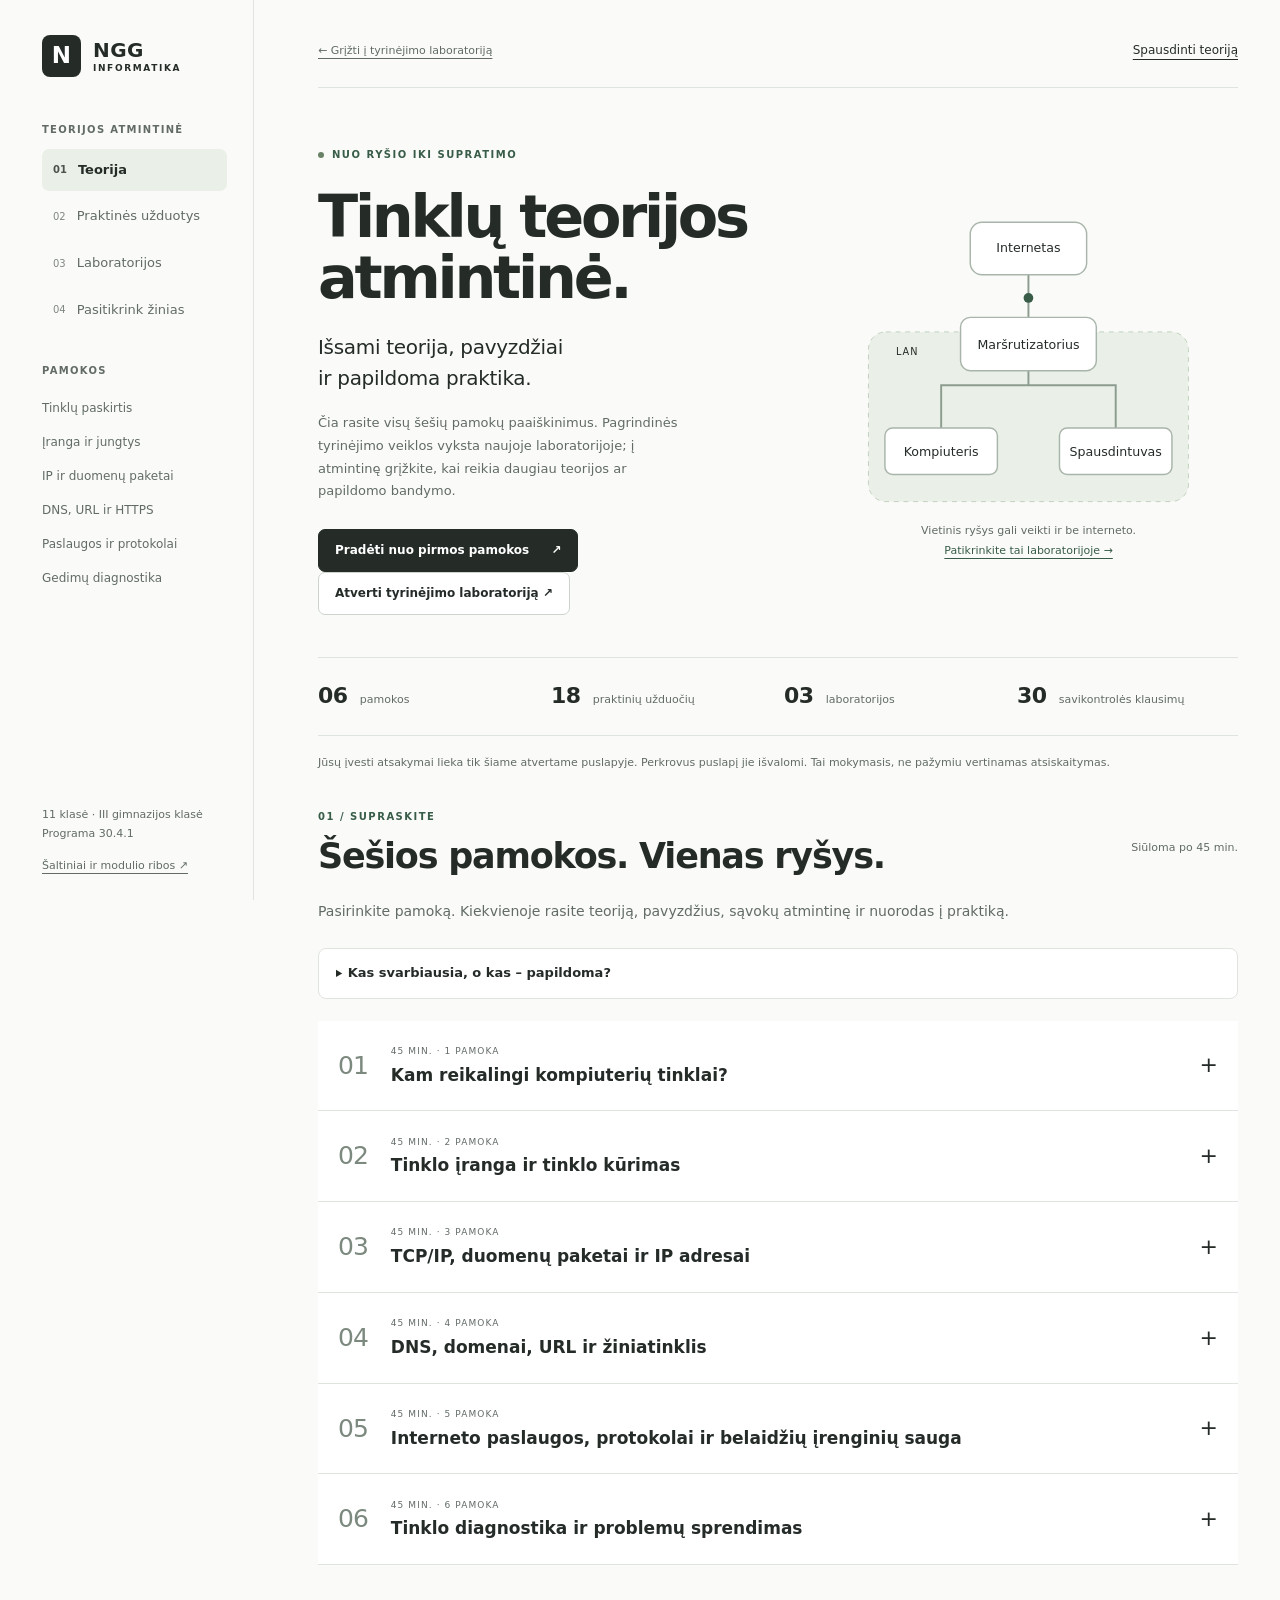
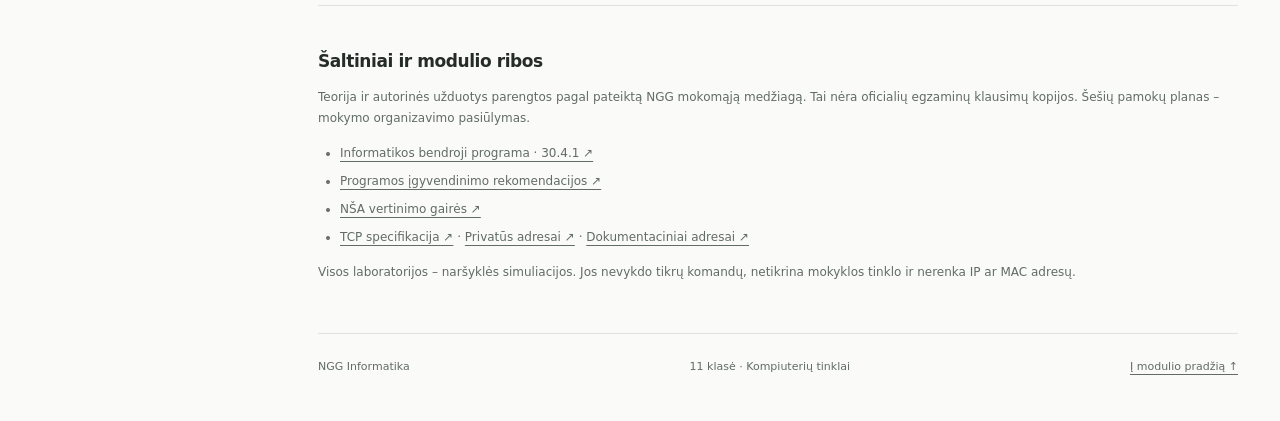
<file: learning-materials/kompiuteriu-tinklai-atmintine.html>
<!doctype html>
<html lang="lt">
<head>
<meta charset="utf-8">
<meta name="viewport" content="width=device-width, initial-scale=1">
<meta name="color-scheme" content="light">
<meta name="description" content="11 klasės kompiuterių tinklai: šešios pamokos, 18 praktinių užduočių, trys saugios laboratorijos ir 30 savikontrolės klausimų.">
<meta http-equiv="Content-Security-Policy" content="default-src 'self'; connect-src 'none'; script-src 'self'; style-src 'self'; img-src 'self' data:; object-src 'none'; base-uri 'none'; form-action 'none'">
<title>Kompiuterių tinklų teorijos atmintinė · NGG</title>
<link rel="stylesheet" href="tinklai/module.css?v=1">
<script defer src="tinklai/content.js?v=1"></script>
<script defer src="tinklai/activities.js?v=1"></script>
<script defer src="tinklai/core.js?v=1"></script>
<script defer src="tinklai/module.js?v=1"></script>
</head>
<body>
<a class="skip" href="#turinys">Pereiti prie turinio</a>
<div class="course-layout">
<aside class="sidebar">
 <a class="brand" href="#ivadas" aria-label="NGG Informatika · modulio pradžia"><span class="brand-mark">N</span><span>NGG<span class="brand-small">INFORMATIKA</span></span></a>
 <div class="side-label">TEORIJOS ATMINTINĖ</div>
 <nav class="section-nav" aria-label="Modulio dalys">
  <a href="#teorija" data-section="teorija"><span>01</span>Teorija</a>
  <a href="#praktika" data-section="praktika"><span>02</span>Praktinės užduotys</a>
  <a href="#laboratorijos" data-section="laboratorijos"><span>03</span>Laboratorijos</a>
  <a href="#pasitikrink" data-section="pasitikrink"><span>04</span>Pasitikrink žinias</a>
 </nav>
 <nav class="lesson-nav" aria-label="Šešios pamokos">
  <span class="side-label">PAMOKOS</span>
  <a href="#pamoka-1">Tinklų paskirtis</a><a href="#pamoka-2">Įranga ir jungtys</a><a href="#pamoka-3">IP ir duomenų paketai</a><a href="#pamoka-4">DNS, URL ir HTTPS</a><a href="#pamoka-5">Paslaugos ir protokolai</a><a href="#pamoka-6">Gedimų diagnostika</a>
 </nav>
 <div class="side-bottom">11 klasė · III gimnazijos klasė<br>Programa 30.4.1<a href="#saltiniai">Šaltiniai ir modulio ribos ↗</a></div>
</aside>
<main id="turinys">
 <header class="topline"><a href="kompiuteriu-tinklai-teorija.html">← Grįžti į tyrinėjimo laboratoriją</a><button id="print-module" class="text-button" type="button">Spausdinti teoriją</button></header>
 <section class="hero" id="ivadas">
  <div><div class="eyebrow"><span class="status-dot"></span> NUO RYŠIO IKI SUPRATIMO</div><h1>Tinklų teorijos<br>atmintinė.</h1><p class="hero-lead">Išsami teorija, pavyzdžiai<br>ir papildoma praktika.</p><p>Čia rasite visų šešių pamokų paaiškinimus. Pagrindinės tyrinėjimo veiklos vyksta naujoje laboratorijoje; į atmintinę grįžkite, kai reikia daugiau teorijos ar papildomo bandymo.</p><a href="#pamoka-1" class="button">Pradėti nuo pirmos pamokos <span aria-hidden="true">↗</span></a> <a href="kompiuteriu-tinklai-teorija.html" class="button secondary">Atverti tyrinėjimo laboratoriją ↗</a></div>
  <figure class="hero-diagram"><svg viewBox="0 0 380 330" role="img" aria-labelledby="hero-title"><title id="hero-title">Kompiuteris ir spausdintuvas tame pačiame LAN; maršrutizatorius jungia LAN su išoriniu tinklu.</title><rect x="25" y="135" width="330" height="175" rx="18" class="lan-zone"/><path d="M190 70V170M100 235V190H280V235M190 170V190" class="diagram-line"/><rect x="130" y="22" width="120" height="54" rx="12" class="diagram-node"/><text x="190" y="53">Internetas</text><rect x="120" y="120" width="140" height="55" rx="10" class="diagram-node"/><text x="190" y="153">Maršrutizatorius</text><rect x="42" y="234" width="116" height="48" rx="8" class="diagram-node"/><text x="100" y="263">Kompiuteris</text><rect x="222" y="234" width="116" height="48" rx="8" class="diagram-node"/><text x="280" y="263">Spausdintuvas</text><text x="65" y="159" class="diagram-label">LAN</text><circle cx="190" cy="100" r="5" class="packet-dot"/></svg><figcaption>Vietinis ryšys gali veikti ir be interneto.<br><a href="#lab-a">Patikrinkite tai laboratorijoje →</a></figcaption></figure>
 </section>
 <div class="course-facts" id="course-facts"><span><b>06</b> pamokos</span><span><b>18</b> praktinių užduočių</span><span><b>03</b> laboratorijos</span><span><b>30</b> savikontrolės klausimų</span></div>
 <p class="session-note">Jūsų įvesti atsakymai lieka tik šiame atvertame puslapyje. Perkrovus puslapį jie išvalomi. Tai mokymasis, ne pažymiu vertinamas atsiskaitymas.</p>
 <noscript><p class="notice">Teoriją galite skaityti be JavaScript. Interaktyvioms užduotims ir laboratorijoms reikia įjungto JavaScript.</p></noscript>
 <section id="teorija" class="module-section" aria-labelledby="theory-heading"><div class="section-heading"><div><div class="eyebrow">01 / SUPRASKITE</div><h2 id="theory-heading" tabindex="-1">Šešios pamokos. Vienas ryšys.</h2></div><span class="section-meta">Siūloma po 45 min.</span></div><p class="section-intro">Pasirinkite pamoką. Kiekvienoje rasite teoriją, pavyzdžius, sąvokų atmintinę ir nuorodas į praktiką.</p><details class="scope"><summary>Kas svarbiausia, o kas – papildoma?</summary><p>Pagrindas: tinklų paskirtis, įranga, TCP/IP, IP adresų tipai, DNS ir URL, paslaugų protokolai, saugus belaidis ryšys.</p><p>DHCP, NAT, IPv6, MAC, kaukė, šliuzas, prievadai ir diagnostikos komandos čia padeda suprasti pavyzdžius. Tai nėra atskiras privalomų VBE terminų ar komandų sąrašas. Sudėtingų potinklių skaičiavimų, OSI modelio atmintinai ir profesionalaus administravimo nereikalaujama.</p></details>
<!-- THEORY START -->
<details class="lesson" id="pamoka-1"><summary><span class="lesson-number">01</span><span><small>45 MIN. · 1 PAMOKA</small><strong>Kam reikalingi kompiuterių tinklai?</strong></span><span class="plus" aria-hidden="true">+</span></summary><div class="lesson-body"><div class="goals"><h3>Šios pamokos tikslai</h3><ul><li>Atskirti LAN, WAN, internetą ir WWW.</li><li>Parinkti ryšio priemonę pagal situaciją.</li></ul></div><h3>Teorija</h3><p>Kompiuterių tinklas – tarpusavyje sujungtų įrenginių sistema, leidžianti perduoti duomenis ir naudotis bendrais ištekliais. Tinkle gali veikti kompiuteriai, telefonai, spausdintuvai, serveriai, televizoriai ir kiti įrenginiai. Tinklai leidžia dalytis failais, naudotis bendru spausdintuvu, bendrauti, dirbti su nutolusiais serveriais ir pasiekti interneto paslaugas. Tinklui veikti internetas nėra būtinas: du vietiniame tinkle esantys kompiuteriai gali bendrauti ir be išorinio ryšio.</p><div class="table-scroll" tabindex="0" role="region" aria-label="Mokomosios medžiagos lentelė"><table><thead><tr><th scope="col">Sąvoka</th><th scope="col">Paskirtis</th><th scope="col">Pavyzdys</th></tr></thead><tbody><tr><td>LAN (Local Area Network)</td><td>Vietinis tinklas ribotoje teritorijoje</td><td>Mokyklos kompiuterių kabinetas</td></tr><tr><td>WAN (Wide Area Network)</td><td>Ryšys tarp geografiškai nutolusių tinklų</td><td>Įmonės filialų tinklai skirtinguose miestuose</td></tr><tr><td>Internetas</td><td>Pasaulinis tarpusavyje sujungtų tinklų tinklas</td><td>Interneto paslaugų pasiekimas iš įvairių šalių</td></tr><tr><td>WWW (žiniatinklis)</td><td>Viena internetu teikiamų paslaugų, susijusi su tinklalapiais</td><td>Svetainės atvėrimas naršyklėje</td></tr></tbody></table></div><p>Internetas nėra tas pats, kas WWW. Elektroninis paštas ir kitos interneto paslaugos gali veikti nepriklausomai nuo žiniatinklio. Wi-Fi yra belaidžio ryšio technologija, o ne interneto sinonimas. Prie Wi-Fi galima prisijungti net tuomet, kai ryšys su interneto tiekėju nutrūkęs.</p><h3>Kaip įrenginiai sujungiami?</h3><div class="table-scroll" tabindex="0" role="region" aria-label="Mokomosios medžiagos lentelė"><table><thead><tr><th scope="col">Ryšio priemonė</th><th scope="col">Savybės ir naudojimas</th></tr></thead><tbody><tr><td>Ethernet</td><td>Dažnai naudojamas laidinis LAN ryšys. Paprastai stabilus, tinkamas stacionariems kompiuteriams.</td></tr><tr><td>Wi-Fi</td><td>Belaidis ryšys vietiniame tinkle. Patogus mobiliems įrenginiams; signalą veikia atstumas, kliūtys ir trukdžiai.</td></tr><tr><td>Šviesolaidis</td><td>Duomenys perduodami šviesos signalais. Tinka didelės spartos ir ilgesnio atstumo ryšiui.</td></tr><tr><td>4G / 5G</td><td>Mobiliojo tinklo ryšys; tinka ten, kur laidinė interneto prieiga nepatogi arba neprieinama.</td></tr><tr><td>Bluetooth</td><td>Paprastai nedidelio atstumo ryšys tarp įrenginių, pavyzdžiui, kompiuterio ir ausinių.</td></tr></tbody></table></div><p>Ryšio technologiją renkamės pagal įrenginio mobilumą, aprėptį, stabilumą, spartą, kainą ir saugumo poreikį. Laidinis ryšys nėra automatiškai saugus, o belaidis – automatiškai nesaugus.</p><aside class="terms"><h3>Sąvokų atmintinė</h3><p><strong>LAN</strong> · <strong>WAN</strong> · <strong>internetas</strong> · <strong>WWW</strong> · <strong>Ethernet</strong> · <strong>Wi-Fi</strong> · <strong>Bluetooth</strong></p></aside><div class="lesson-links"><a class="button" href="#praktika-1-1">Atlikti 1.1–1.3 užduotis <span aria-hidden="true">→</span></a></div><label class="reflection">Pamokos refleksija<span>kodėl telefonas gali rodyti prisijungimą prie Wi-Fi, tačiau naršyklė neįkelia svetainės?</span><textarea rows="3" placeholder="Paaiškinkite savo žodžiais…"></textarea></label></div></details>
<details class="lesson" id="pamoka-2"><summary><span class="lesson-number">02</span><span><small>45 MIN. · 2 PAMOKA</small><strong>Tinklo įranga ir tinklo kūrimas</strong></span><span class="plus" aria-hidden="true">+</span></summary><div class="lesson-body"><div class="goals"><h3>Šios pamokos tikslai</h3><ul><li>Atskirti komutatoriaus, maršrutizatoriaus ir prieigos taško funkcijas.</li><li>Paaiškinti vietinio ir išorinio ryšio kelią.</li></ul></div><h3>Teorija</h3><p>Tinklo įranga atlieka skirtingas funkcijas. Buitiniuose įrenginiuose kelios funkcijos dažnai sujungtos į vieną korpusą, tačiau mokantis svarbu jas atskirti.</p><div class="table-scroll" tabindex="0" role="region" aria-label="Mokomosios medžiagos lentelė"><table><thead><tr><th scope="col">Įranga</th><th scope="col">Paskirtis</th></tr></thead><tbody><tr><td>Modemas</td><td>Pritaiko signalus prie interneto prieigos technologijos, pvz., kabelinės ar DSL linijos.</td></tr><tr><td>ONT</td><td>Šviesolaidinio tinklo galinis įrenginys; sujungia optinę prieigą su vartotojo tinklo įranga.</td></tr><tr><td>Šakotuvas (hub)</td><td>Gautus fizinio lygmens signalus kartoja į kitus prievadus. Neskiria gavėjų taip, kaip komutatorius.</td></tr><tr><td>Komutatorius (switch)</td><td>Sujungia Ethernet įrenginius LAN tinkle ir perduoda kadrus pagal MAC adresus; žinomo individualaus gavėjo kadrą siunčia į atitinkamą prievadą.</td></tr><tr><td>Maršrutizatorius (router)</td><td>Sujungia skirtingus IP tinklus ir nukreipia paketus tarp jų. Dažnai jungia namų LAN prie interneto.</td></tr><tr><td>Belaidžio ryšio prieigos taškas (access point)</td><td>Leidžia Wi-Fi įrenginiams prisijungti prie vietinio tinklo.</td></tr><tr><td>Tinklo plokštė</td><td>Įrenginio sąsaja ryšiui su tinklu.</td></tr></tbody></table></div><p><strong>Tipinė schema (mokomasis pavyzdys):</strong></p><pre class="source-diagram" aria-label="Tipinio tinklo tekstinė schema">Internetas / tiekėjas
          │
      Modemas / ONT
          │
    Maršrutizatorius
      ┌───┴────────┐
 Komutatorius   Wi-Fi prieigos taškas
  ┌──┴─────┐          ┌──┴────┐
 PC    Spausdintuvas  Telefonas  Planšetė</pre><details class="scope"><summary>Papildomai: jungtiniai įrenginiai ir MAC</summary><p>Schema rodo atskiras funkcijas; namuose maršrutizatorius ir prieigos taškas dažnai yra vienas įrenginys, kartais kartu su modemu ar ONT. Komutatorius neprivalo būti tiesiogiai prijungtas prie interneto, kad vietiniame tinkle perduotų duomenis. Šakotuvas ir komutatorius nėra tas pats. MAC adresas šiame modulyje aiškinamas kaip tinklo sąsajos identifikatorius, naudojamas vietinio ryšio lygmenyje; MAC nėra IP adreso pakaitalas ir gali būti programiškai keičiamas ar atsitiktinamas.</p></details><aside class="terms"><h3>Sąvokų atmintinė</h3><p><strong>modemas / ONT</strong> · <strong>komutatorius</strong> · <strong>maršrutizatorius</strong> · <strong>prieigos taškas</strong> · <strong>šakotuvas</strong></p></aside><div class="lesson-links"><a class="button" href="#praktika-2-1">Atlikti 2.1–2.3 užduotis <span aria-hidden="true">→</span></a><a class="button secondary" href="#lab-a">Į laboratoriją</a></div><label class="reflection">Pamokos refleksija<span>ar maršrutizatorius visada būtinas, kad du to paties LAN kompiuteriai bendrautų tarpusavyje?</span><textarea rows="3" placeholder="Paaiškinkite savo žodžiais…"></textarea></label></div></details>
<details class="lesson" id="pamoka-3"><summary><span class="lesson-number">03</span><span><small>45 MIN. · 3 PAMOKA</small><strong>TCP/IP, duomenų paketai ir IP adresai</strong></span><span class="plus" aria-hidden="true">+</span></summary><div class="lesson-body"><div class="goals"><h3>Šios pamokos tikslai</h3><ul><li>Atskirti TCP ir IP paskirtis.</li><li>Atpažinti IP adreso klaidą bei dublikatą.</li></ul></div><h3>Teorija</h3><p>Protokolas – taisyklių rinkinys, pagal kurį įrenginiai keičiasi duomenimis. TCP/IP – interneto protokolų šeima. Duomenys perduodami dalimis, kurios turi valdymo informaciją. IP atsako už adresavimą ir paketų nukreipimą tarp tinklų; pats IP negarantuoja pristatymo. TCP užtikrina patikimą, eilės tvarką išlaikantį baitų srautą: aptinka trūkumus ir prireikus pakartotinai siunčia duomenis. Ne visas interneto srautas naudoja TCP – egzistuoja ir UDP, naudojamas, kai svarbi mažesnė delsa arba programos pačios valdo patikimumą.</p><p><strong>Supaprastinta kelionė:</strong> programa → transporto protokolas (pvz., TCP) → IP paketai → vietinis tinklas → maršrutizatoriai → gavėjo tinklas → gavėjo programa. Paketai gali nukeliauti skirtingais maršrutais ir atvykti ne eilės tvarka. TCP prireikus atkuria tinkamą duomenų seką. Ši schema nėra tiksli visų tinklo sluoksnių emuliacija.</p><h3>IP adresai</h3><p>IPv4 adresas sudarytas iš keturių dešimtainių skaičių nuo 0 iki 255, atskirtų taškais (32 bitai), pvz., <code>192.168.10.11</code>. Sintaksiškai taisyklingas adresas dar nebūtinai tinka konkrečiam kompiuteriui. IPv6 yra 128 bitų adresavimo sistema; pavyzdys <code>2001:db8::10</code> (dokumentacinis adresas).</p><div class="table-scroll" tabindex="0" role="region" aria-label="Mokomosios medžiagos lentelė"><table><thead><tr><th scope="col">Sąvoka</th><th scope="col">Paaiškinimas</th></tr></thead><tbody><tr><td>Vidinis / privatus IPv4</td><td>Naudojamas vietiniame tinkle; tiesiogiai viešajame internete nemaršrutizuojamas. Privatiems adresams rezervuoti intervalai 10.0.0.0–10.255.255.255, 172.16.0.0–172.31.255.255 ir 192.168.0.0–192.168.255.255.</td></tr><tr><td>Išorinis / viešasis IP</td><td>Viešai maršrutizuojamas adresas, jei atitinkamai suteiktas ir naudojamas. Ne kiekvienas adresas už privataus diapazono ribų yra viešasis (yra ir kitų specialių diapazonų).</td></tr><tr><td>Statinis IP</td><td>Pastovus, nustatomas arba administruojamas taip, kad išliktų tas pats.</td></tr><tr><td>Dinaminis IP</td><td>Suteikiamas automatiškai, gali keistis; neprivalo keistis per kiekvieną prisijungimą.</td></tr><tr><td>DHCP</td><td>Automatiškai suteikia tinklo nustatymus, pvz., IP adresą, kaukę, numatytąjį šliuzą ir DNS serverio adresą.</td></tr><tr><td>NAT</td><td>Dažnai IPv4 tinkluose pakeičia adresus (o kartu su prievadų vertimu – ir prievadus), kad keli vietiniai įrenginiai naudotųsi bendru išoriniu ryšiu. NAT savaime nėra ugniasienė.</td></tr><tr><td>Numatytasis šliuzas</td><td>Įrenginys, kuriam paprastai siunčiami paketai į kitus tinklus; dažniausiai maršrutizatoriaus LAN adresas.</td></tr></tbody></table></div><p>Privatus ir viešas apibūdina adreso naudojimo sritį; statinis ir dinaminis – suteikimo būdą. Tai dvi skirtingos klasifikacijos. Privatus adresas taip pat gali būti statinis, o viešasis – dinaminis.</p><aside class="terms"><h3>Sąvokų atmintinė</h3><p><strong>protokolas</strong> · <strong>TCP</strong> · <strong>IP</strong> · <strong>privatus ir viešasis adresas</strong> · <strong>statinis ir dinaminis adresas</strong></p></aside><div class="lesson-links"><a class="button" href="#praktika-3-1">Atlikti 3.1–3.3 užduotis <span aria-hidden="true">→</span></a><a class="button secondary" href="#lab-b">Į laboratoriją</a></div><label class="reflection">Pamokos refleksija<span>ar telefonas ir kompiuteris viename namų tinkle gali turėti skirtingus vidinius IP, bet naudoti tą patį išorinį IPv4 ryšį?</span><textarea rows="3" placeholder="Paaiškinkite savo žodžiais…"></textarea></label></div></details>
<details class="lesson" id="pamoka-4"><summary><span class="lesson-number">04</span><span><small>45 MIN. · 4 PAMOKA</small><strong>DNS, domenai, URL ir žiniatinklis</strong></span><span class="plus" aria-hidden="true">+</span></summary><div class="lesson-body"><div class="goals"><h3>Šios pamokos tikslai</h3><ul><li>Išskaidyti URL ir paaiškinti DNS vaidmenį.</li><li>Įvertinti HTTPS apsaugą ir jos ribas.</li></ul></div><h3>Teorija</h3><p>Domeno vardas – žmogui patogus hierarchinis vardas, pvz., <code>mokykla.example</code>. DNS (domenų vardų sistema) padeda rasti su vardu susietus tinklo duomenis, dažniausiai IPv4 ar IPv6 adresus. DNS serverio atsakymas gali būti gautas iš talpyklos; jei reikia, DNS infrastruktūra randa reikiamą įrašą. DNS pats neperduoda svetainės turinio ir neužtikrina viso ryšio šifravimo.</p><p>URL (universalusis ištekliaus adresas) nurodo, kaip pasiekti konkretų išteklių. Domenas yra viena galima URL adreso dalis, o ne visas URL.</p><p><strong>Mokomasis URL:</strong> <code>https://mokykla.example:443/medziaga/tinklai?klase=11#praktika</code></p><div class="table-scroll" tabindex="0" role="region" aria-label="Mokomosios medžiagos lentelė"><table><thead><tr><th scope="col">Dalis</th><th scope="col">Reikšmė</th></tr></thead><tbody><tr><td><code>https</code></td><td>Schema, nurodanti saugaus HTTP ryšio naudojimą</td></tr><tr><td><code>mokykla.example</code></td><td>Serverio vardas (host); šiame pavyzdyje domeno vardas</td></tr><tr><td><code>443</code></td><td>Aiškiai nurodytas prievadas (įprastas numatytasis HTTPS prievadas)</td></tr><tr><td><code>/medziaga/tinklai</code></td><td>Ištekliaus kelias</td></tr><tr><td><code>klase=11</code></td><td>Užklausos parametras po <code>?</code></td></tr><tr><td><code>praktika</code></td><td>Fragmentas po <code>#</code>, kurį naršyklė gali naudoti puslapio vietai pasirinkti; HTTP užklausoje fragmentas serveriui nesiunčiamas</td></tr></tbody></table></div><p><strong>Kaip atidaroma svetainė?</strong> Supaprastintas naujo HTTPS ryšio scenarijus be talpyklų: naudotojas įveda URL → DNS padeda rasti IP → užmezgamas ryšys su serveriu ir patikrinamas TLS sertifikatas → naršyklė siunčia HTTPS užklausą → serveris grąžina atsakymą → naršyklė atvaizduoja turinį. Reali naršyklė gali naudoti talpyklas ar jau esamus ryšius; šiuolaikinis HTTP/3 naudoja QUIC, todėl ne kiekvienas HTTPS ryšys naudoja TCP.</p><p>HTTP – žiniatinklio išteklių užklausų ir atsakymų protokolas. HTTPS – HTTP naudojant TLS apsaugą. HTTPS saugo perduodamų duomenų konfidencialumą bei vientisumą ir leidžia tikrinti serverio tapatybę. HTTPS nereiškia, kad svetainė būtinai sąžininga, teisėta arba be kenkėjiško turinio. Visada tikrink domeną ir naršyklės įspėjimus.</p><aside class="terms"><h3>Sąvokų atmintinė</h3><p><strong>DNS</strong> · <strong>domenas</strong> · <strong>URL</strong> · <strong>HTTP</strong> · <strong>HTTPS</strong></p></aside><div class="lesson-links"><a class="button" href="#praktika-4-1">Atlikti 4.1–4.3 užduotis <span aria-hidden="true">→</span></a></div><label class="reflection">Pamokos refleksija<span>kas gali nutikti, kai interneto ryšys veikia, tačiau DNS vardų paieška neveikia?</span><textarea rows="3" placeholder="Paaiškinkite savo žodžiais…"></textarea></label></div></details>
<details class="lesson" id="pamoka-5"><summary><span class="lesson-number">05</span><span><small>45 MIN. · 5 PAMOKA</small><strong>Interneto paslaugos, protokolai ir belaidžių įrenginių sauga</strong></span><span class="plus" aria-hidden="true">+</span></summary><div class="lesson-body"><div class="goals"><h3>Šios pamokos tikslai</h3><ul><li>Parinkti protokolą failams ir el. paštui.</li><li>Saugiai susieti belaidžius įrenginius.</li></ul></div><h3>Teorija</h3><p>Skirtingos interneto paslaugos naudoja skirtingus protokolus. Protokolo pasirinkimas priklauso nuo to, ką norime atlikti.</p><div class="table-scroll" tabindex="0" role="region" aria-label="Mokomosios medžiagos lentelė"><table><thead><tr><th scope="col">Protokolas</th><th scope="col">Paskirtis</th></tr></thead><tbody><tr><td>HTTP</td><td>Žiniatinklio išteklių perdavimas be TLS apsaugos.</td></tr><tr><td>HTTPS</td><td>HTTP naudojant TLS.</td></tr><tr><td>FTP</td><td>Failų perdavimas; standartinis FTP savaime nešifruoja prisijungimo duomenų ir failų.</td></tr><tr><td>FTPS</td><td>FTP su TLS apsauga.</td></tr><tr><td>SMTP</td><td>Elektroninių laiškų siuntimas ir perdavimas tarp pašto serverių.</td></tr><tr><td>POP3</td><td>Laiškų atsisiuntimas iš pašto serverio; galima palikti kopijas serveryje, priklausomai nuo nustatymų.</td></tr><tr><td>IMAP / IMAP4</td><td>Serveryje laikomų laiškų bei aplankų sinchronizavimas tarp įrenginių.</td></tr><tr><td>DNS</td><td>Vardų susiejimas su tinklo informacija, pvz., IP adresais.</td></tr><tr><td>DHCP</td><td>Automatinis tinklo konfigūracijos suteikimas.</td></tr></tbody></table></div><details class="scope"><summary>Papildomai: TLS ir SFTP skirtumai</summary><p>SMTP, POP3 ir IMAP gali veikti naudojant TLS; jų vien pavadinimas neužtikrina saugaus perdavimo. SFTP yra atskiras failų perdavimo per SSH protokolas, ne FTPS sinonimas (papildoma informacija). Pašto laiško siuntimo tarp klientų ir serverių TLS apsauga savaime negarantuoja ištisinio laiško turinio šifravimo.</p></details><p><strong>Bluetooth susiejimas:</strong> įjungiamas Bluetooth abiejuose įrenginiuose, reikiamas įrenginys perjungiamas į susiejimo režimą, pasirenkamas jo pavadinimas, patvirtinamas sutampantis kodas, jei jo prašoma, patikrinamas veikimas. Nežinomų susiejimo užklausų priimti nereikia. Nebenaudojamą atrandamumo režimą geriau išjungti. Wi-Fi ryšiui rinkis patikimą tinklą, naudok WPA2 arba WPA3, stiprų slaptažodį ir atnaujintus įrenginius. Viešame tinkle venk jautrių veiksmų, jei negali patikrinti ryšio ir svetainės tapatybės. Niekuomet neignoruok netikėto sertifikato įspėjimo.</p><aside class="terms"><h3>Sąvokų atmintinė</h3><p><strong>FTP / FTPS</strong> · <strong>SMTP</strong> · <strong>POP3</strong> · <strong>IMAP</strong> · <strong>Bluetooth susiejimas</strong></p></aside><div class="lesson-links"><a class="button" href="#praktika-5-1">Atlikti 5.1–5.3 užduotis <span aria-hidden="true">→</span></a></div><label class="reflection">Pamokos refleksija<span>kodėl pašto programoje paprastai reikia atskirai nustatyti laiškų siuntimo ir gavimo paslaugas?</span><textarea rows="3" placeholder="Paaiškinkite savo žodžiais…"></textarea></label></div></details>
<details class="lesson" id="pamoka-6"><summary><span class="lesson-number">06</span><span><small>45 MIN. · 6 PAMOKA</small><strong>Tinklo diagnostika ir problemų sprendimas</strong></span><span class="plus" aria-hidden="true">+</span></summary><div class="lesson-body"><div class="goals"><h3>Šios pamokos tikslai</h3><ul><li>Perskaityti diagnostikos rezultatą.</li><li>Grįsti tikėtiną priežastį keliais požymiais.</li></ul></div><p class="lesson-level">Praktinis taikymas. Komandos yra papildomos mokymosi priemonės, ne privalomas VBE komandų sąrašas.</p><h3>Teorija</h3><p>Diagnostika – nuoseklus tinklo veikimo tikrinimas, siekiant rasti galimą problemos priežastį. Pradėk nuo paprasčiausių patikrų: fizinis ar belaidis prisijungimas, tinklo konfigūracija, vietinis ryšys, vardų nustatymas ir tik tada konkreti paslauga. Vieno testo rezultatas ne visada įrodo gedimo priežastį.</p><div class="table-scroll" tabindex="0" role="region" aria-label="Mokomosios medžiagos lentelė"><table><thead><tr><th scope="col">Windows komanda</th><th scope="col">Ką parodo</th></tr></thead><tbody><tr><td><code>ipconfig</code></td><td>IP adresą, kaukę, numatytąjį šliuzą ir pagrindinę konfigūraciją.</td></tr><tr><td><code>ipconfig /all</code></td><td>Išsamesnę tinklo konfigūraciją, įskaitant DNS ir DHCP informaciją.</td></tr><tr><td><code>ping &lt;adresas&gt;</code></td><td>Tikrina, ar gaunamas ICMP atsakymas; gali rodyti delsą ir prarastus atsakymus. Nepavykęs ping vienas neįrodo, kad įrenginys neveikia (ICMP gali būti filtruojamas).</td></tr><tr><td><code>nslookup &lt;domenas&gt;</code></td><td>Padeda patikrinti DNS vardo nustatymą.</td></tr><tr><td><code>tracert &lt;domenas arba IP&gt;</code></td><td>Parodo atsakančius maršruto mazgus ir apytikslę delsą; ne visi mazgai privalo atsakyti.</td></tr></tbody></table></div><p>Pateiktos komandos yra papildomos praktinės diagnostikos priemonės, ne atskiras privalomų VBE komandų sąrašas. Simuliatorius turi naudoti fiksuotus mokomuosius rezultatus, nevykdyti komandų operacinėje sistemoje, nesiųsti realių tinklo užklausų ir nerinkti tikrų įrenginių adresų.</p><aside class="terms"><h3>Sąvokų atmintinė</h3><p><strong>diagnostika</strong> · <strong>vietinis ryšys</strong> · <strong>DNS paieška</strong> · <strong>tikėtina priežastis</strong></p></aside><div class="lesson-links"><a class="button" href="#praktika-6-1">Atlikti 6.1–6.3 užduotis <span aria-hidden="true">→</span></a><a class="button secondary" href="#lab-c">Į laboratoriją</a></div><label class="reflection">Pamokos refleksija<span>kodėl vien nepavykęs ping nėra pakankamas įrodymas, kad neveikia internetas?</span><textarea rows="3" placeholder="Paaiškinkite savo žodžiais…"></textarea></label></div></details>
<!-- THEORY END -->
 <div id="saltiniai" class="sources"><h3>Šaltiniai ir modulio ribos</h3><p>Teorija ir autorinės užduotys parengtos pagal pateiktą NGG mokomąją medžiagą. Tai nėra oficialių egzaminų klausimų kopijos. Šešių pamokų planas – mokymo organizavimo pasiūlymas.</p><ul><li><a href="https://emokykla.lt/bendrosios-programos/vidurinis-ugdymas/3?st=1" target="_blank" rel="noopener noreferrer">Informatikos bendroji programa · 30.4.1 ↗</a></li><li><a href="https://emokykla.lt/upload/files/2025/04/01/vidurinio-ugdymo-informatikos-bp-ir-2025-03-31.pdf" target="_blank" rel="noopener noreferrer">Programos įgyvendinimo rekomendacijos ↗</a></li><li><a href="https://emokykla.lt/upload/files/2026/02/09/informatikos-vertinimo-gaires-2026-02-09-final.pdf?r=1" target="_blank" rel="noopener noreferrer">NŠA vertinimo gairės ↗</a></li><li><a href="https://www.rfc-editor.org/rfc/rfc9293.html" target="_blank" rel="noopener noreferrer">TCP specifikacija ↗</a> · <a href="https://www.rfc-editor.org/rfc/rfc1918.html" target="_blank" rel="noopener noreferrer">Privatūs adresai ↗</a> · <a href="https://www.rfc-editor.org/rfc/rfc5737.html" target="_blank" rel="noopener noreferrer">Dokumentaciniai adresai ↗</a></li></ul><p>Visos laboratorijos – naršyklės simuliacijos. Jos nevykdo tikrų komandų, netikrina mokyklos tinklo ir nerenka IP ar MAC adresų.</p></div>
 </section>
 <section id="praktika" class="module-section" aria-labelledby="practice-heading"><div class="section-heading"><div><div class="eyebrow">02 / PRITAIKYKITE</div><h2 id="practice-heading" tabindex="-1">Nuo pasirinkimo iki paaiškinimo.</h2></div><span class="section-meta">18 užduočių · po 3 tšk.</span></div><p class="section-intro">Objektyvūs pasirinkimai patikrinami automatiškai. Pagrindimus palyginsite su kriterijais; automatinio pažymio nėra.</p><nav id="practice-nav" class="chip-nav" aria-label="Praktika pagal pamokas"></nav><div id="practice-list"></div></section>
 <section id="laboratorijos" class="module-section" aria-labelledby="labs-heading"><div class="section-heading"><div><div class="eyebrow">03 / IŠBANDYKITE</div><h2 id="labs-heading" tabindex="-1">Tinklas, kurį galite tyrinėti.</h2></div><span class="simulation-tag">Mokomoji simuliacija</span></div><p class="section-intro">Visi adresai ir komandų rezultatai išgalvoti. Nereikia tikro tinklo, paskyros ar papildomos programos. Visi valdikliai veikia klaviatūra.</p><div class="inquiry-entry"><h3>Tyrinėk pagal penkis mokymosi etapus</h3><p>Suprask → numatyk → tyrinėk → pasitikrink → įsivertink. 18 savarankiškų veiklų su tikrais būsenos pokyčiais ir vietine pažanga.</p><div class="lesson-links"><a class="button" href="kompiuteriu-tinklai-teorija.html#lan-print">01 · Tinklo konstruktorius ↗</a><a class="button secondary" href="kompiuteriu-tinklai-teorija.html#packets-clean">02 · Paketų kelionė ↗</a><a class="button secondary" href="kompiuteriu-tinklai-teorija.html#ip-duplicate">03 · IP eksperimentai ↗</a></div></div><h3>Trumpieji bandymai ir diagnostikos įvadas</h3><nav class="chip-nav" aria-label="Laboratorijos"><a href="#lab-a">A · Sukurkite tinklą</a><a href="#lab-b">B · IP ir paketai</a><a href="#lab-c">C · Gedimų tyrėjas</a></nav>
 <article class="lab" id="lab-a"><div class="lab-heading"><span class="lab-letter">A</span><div><small>2 PAMOKA · 2.2 UŽDUOTIS</small><h3>Sukurkite savo tinklą</h3></div></div><p>Sujunkite tiekėją su ONT ir maršrutizatoriaus WAN puse. Komutatorių ir prieigos tašką junkite prie LAN pusės. Abu kompiuterius bei spausdintuvą – prie komutatoriaus, telefoną – prie Wi-Fi prieigos taško.</p><p class="muted">Tikrinama šios užduoties topologija. Kiti realių tinklų išdėstymai taip pat gali būti tinkami.</p><div class="connection-form"><label>Nuo<select id="edge-from"></select></label><label>Iki<select id="edge-to"></select></label><label>Ryšys<select id="edge-type"><option value="wire">Laidinis</option><option value="wifi">Wi-Fi</option></select></label><button id="edge-add" class="button" type="button">Pridėti jungtį</button></div><p id="edge-message" role="status"></p><div class="diagram-scroll" role="region" tabindex="0" aria-label="Jūsų tinklo schema"><div id="network-diagram"></div></div><p class="muted compact">Siaurame ekrane schemą galima slinkti horizontaliai. Tos pačios jungtys išvardytos žemiau.</p><div id="edge-list" class="edge-list"></div><div class="action-row"><button id="network-check" class="button">Patikrinti tinklą</button><button id="isp-toggle" class="button secondary" aria-pressed="false">Atjungti tiekėją</button><button id="network-reset" class="text-button">Atkurti tuščią schemą</button></div><div id="network-feedback" class="feedback" role="status"></div></article>
 <article class="lab" id="lab-b"><div class="lab-heading"><span class="lab-letter">B</span><div><small>3 PAMOKA · 3.2–3.3 UŽDUOTYS</small><h3>IP adresai ir paketų kelionė</h3></div></div><p class="rule-box"><b>Šio LAN taisyklė:</b> 192.168.10.1–192.168.10.254, kaukė 255.255.255.0. Šliuzas 192.168.10.1; įrenginių adresai negali kartotis. Keičiame tik C adresą.</p><div class="table-scroll"><table class="ip-table"><caption>Vienas LAN, keturi įrenginiai</caption><thead><tr><th>Įrenginys</th><th>IPv4 adresas</th></tr></thead><tbody><tr><th scope="row">A</th><td><code>192.168.10.11</code></td></tr><tr><th scope="row">B</th><td><code>192.168.10.12</code></td></tr><tr><th scope="row"><label for="ip-c">C · pataisykite</label></th><td><input id="ip-c" value="192.168.10.12" maxlength="40" inputmode="decimal" autocomplete="off" spellcheck="false"></td></tr><tr><th scope="row">Spausdintuvas</th><td><code>192.168.10.20</code></td></tr></tbody></table></div><div class="action-row"><button id="ip-check" class="button">Patikrinti adresą</button><button id="ip-dhcp" class="button secondary">DHCP: parinkti laisvą</button><button id="ip-reset" class="text-button">Atkurti IP užduotį</button></div><p id="ip-feedback" class="feedback" role="status"></p><details class="scope"><summary>Kaip čia padeda DHCP?</summary><p>Tinkamai sukonfigūruotas DHCP centralizuotai suteikia adresus. Tai sumažina konfliktų riziką, tačiau netinkamai ranka nustatytas adresas vis tiek gali konfliktuoti. Šis mygtukas tik pakeičia mokomąjį C laukelį.</p></details><section class="packet-lab"><h4>Gavėją pasiekė ne visos duomenų dalys</h4><div id="packet-tray" class="packet-tray" aria-label="Gautos dalys"></div><p id="packet-story">Atvyko 3 ir 1 dalys. Duomenų srautas dar nebaigtas.</p><div class="connection-form"><label>Kurios dalies trūksta?<select id="packet-missing"><option value="">Pasirinkite</option><option>1</option><option>2</option><option>3</option></select></label><button id="packet-check" class="button">Patikrinti trūkumą</button><button id="packet-resend" class="button secondary" disabled>Pakartotinai siųsti</button></div><div id="packet-order" hidden><p>Visos dalys atvyko. Atkurkite pradinę seką.</p><div class="packet-order-fields"><label>1 vieta<select id="packet-pos-1"><option value="">—</option><option>1</option><option>2</option><option>3</option></select></label><label>2 vieta<select id="packet-pos-2"><option value="">—</option><option>1</option><option>2</option><option>3</option></select></label><label>3 vieta<select id="packet-pos-3"><option value="">—</option><option>1</option><option>2</option><option>3</option></select></label></div><button id="packet-order-check" class="button">Patikrinti seką</button></div><p id="packet-feedback" class="feedback" role="status"></p><button id="packet-reset" class="text-button">Pakartoti paketų kelionę</button><p class="muted">Supaprastintas TCP modelis: tikrame TCP sekos numeriai siejami su baitais. IP rūpinasi adresavimu ir nukreipimu; TCP – patikimu, eilės tvarką išlaikančiu srautu.</p></section></article>
 <article class="lab" id="lab-c"><div class="lab-heading"><span class="lab-letter">C</span><div><small>6 PAMOKA · 6.2–6.3 UŽDUOTYS</small><h3>Tinklo gedimų tyrėjas</h3></div></div><label>Pasirinkite situaciją<select id="diagnostic-scenario"></select></label><p id="diagnostic-clue" class="rule-box"></p><div class="connection-form"><label>Komanda<select id="diagnostic-command"></select></label><button id="diagnostic-run" class="button">Vykdyti simuliacijoje</button></div><pre id="terminal" class="terminal" tabindex="0" aria-label="Simuliuotos komandos rezultatas" aria-live="polite">Pasirinkite komandą. Tai nėra tikra Windows komandų eilutė.</pre><p id="diagnostic-history" class="muted"></p><label>Tikėtiniausia priežastis<select id="diagnostic-answer"><option value="">Pasirinkite po tyrimo</option><option value="cable">Atjungtas vieno kompiuterio kabelis</option><option value="provider">Atjungta tiekėjo / WAN jungtis</option><option value="dns">DNS nustatymų arba paslaugos sutrikimas</option><option value="website">Konkrečios svetainės arba jos pasiekimo problema</option></select></label><label>Kokie rezultatai pagrindžia jūsų išvadą?<textarea id="diagnostic-reason" rows="3" placeholder="Palyginkite bent dviejų patikrų rezultatus…"></textarea></label><div class="action-row"><button id="diagnostic-check" class="button">Patikrinti išvadą</button><button id="diagnostic-reset" class="text-button">Atkurti tyrimą</button></div><div id="diagnostic-feedback" class="feedback" role="status"></div></article>
 </section>
 <section id="pasitikrink" class="module-section" aria-labelledby="quiz-heading"><div class="section-heading"><div><div class="eyebrow">04 / ĮSIVERTINKITE</div><h2 id="quiz-heading" tabindex="-1">Ką jau galite paaiškinti?</h2></div><span class="section-meta">24 uždari + 6 atviri klausimai</span></div><p class="section-intro">Autoriniai VBE tipo klausimai mokymuisi. Tai nėra oficialūs NŠA klausimai ar konfidencialus atsiskaitymas. Rezultatas į pažymius neįrašomas.</p><div id="quiz-player"></div><div class="open-heading"><h3>Šeši klausimai, kuriems reikia jūsų paaiškinimo</h3><p>Kiekvienas vertas iki 2 mokomųjų taškų. Palyginkite savo atsakymą su dviem kriterijais; programa atviro teksto nevertina.</p></div><div id="open-questions"></div></section>
 <footer>NGG Informatika <span>11 klasė · Kompiuterių tinklai</span><a href="#ivadas">Į modulio pradžią ↑</a></footer>
</main>
</div>
</body>
</html>
</file>
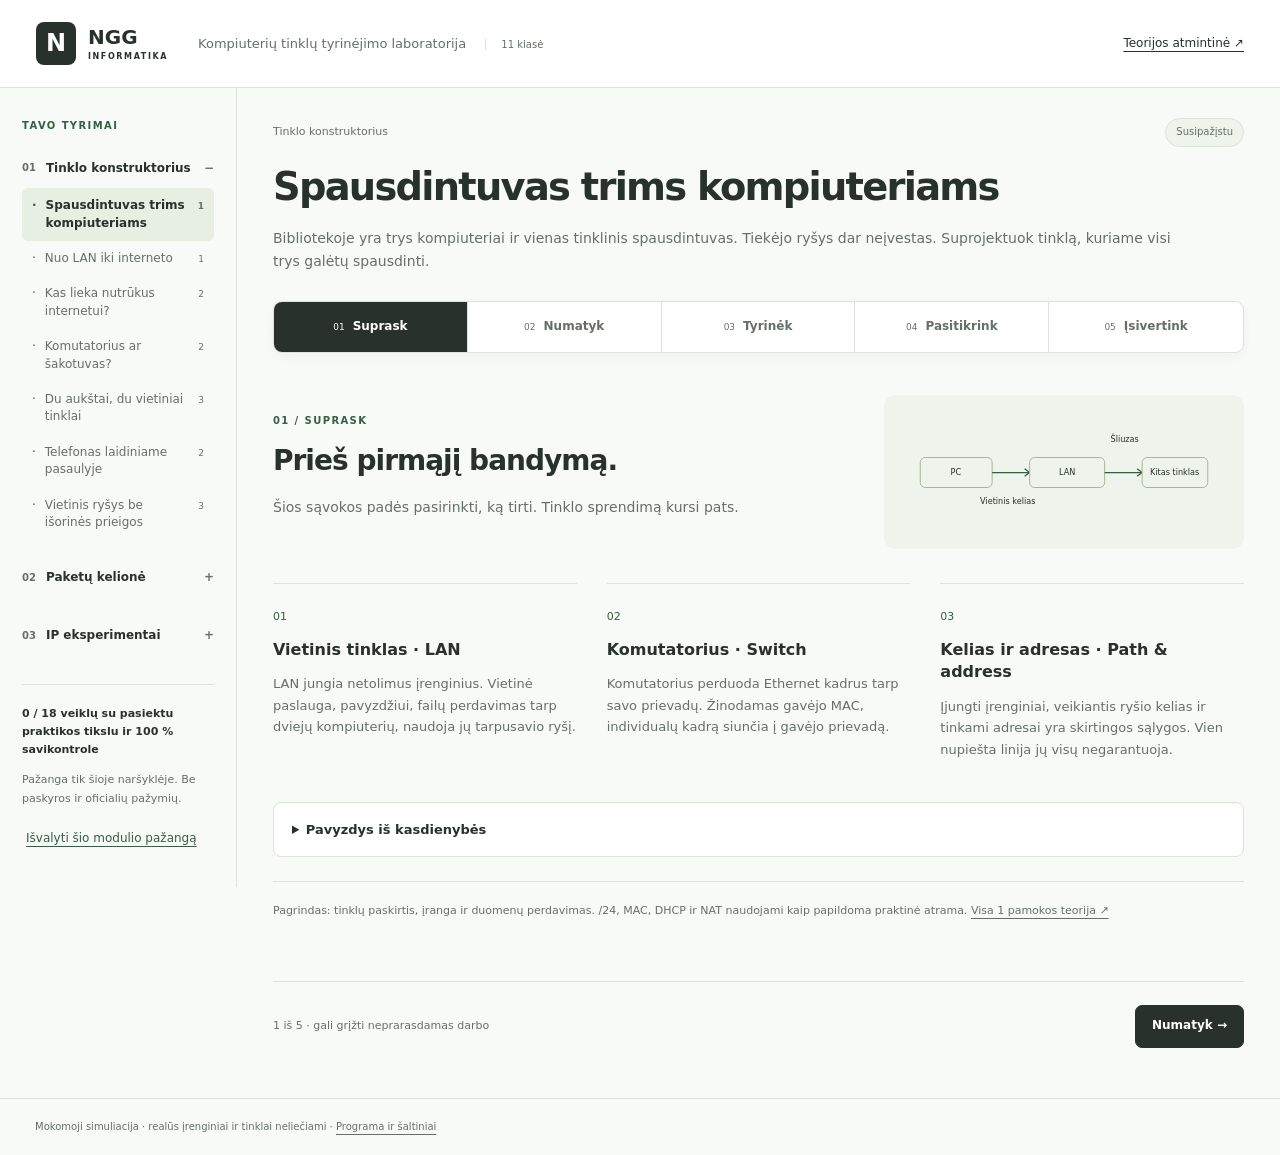
<file: learning-materials/kompiuteriu-tinklai-teorija.html>
<!doctype html>
<html lang="lt">
<head><meta charset="utf-8"><meta name="viewport" content="width=device-width,initial-scale=1"><meta name="color-scheme" content="light"><meta name="description" content="NGG kompiuterių tinklų tyrinėjimo laboratorijos: sukurk tinklą, stebėk paketus ir išbandyk IP nustatymus."><meta http-equiv="Content-Security-Policy" content="default-src 'self'; connect-src 'none'; script-src 'self'; style-src 'self'; img-src 'self' data:; object-src 'none'; base-uri 'none'; form-action 'none'"><title>Tinklų tyrinėjimo laboratorija · NGG</title><link rel="stylesheet" href="tinklai/tyrimas/studio.css?v=20261125"><script type="module" src="tinklai/tyrimas/app.mjs?v=20261125"></script></head>
<body><a href="#activity" class="skip">Pereiti prie veiklos</a><header class="app-header"><a class="brand" href="kompiuteriu-tinklai-teorija.html"><span class="brand-mark">N</span><span>NGG <small>INFORMATIKA</small></span></a><span class="header-caption">Kompiuterių tinklų tyrinėjimo laboratorija <b>11 klasė</b></span><a class="back-link" href="kompiuteriu-tinklai-atmintine.html">Teorijos atmintinė ↗</a></header><div class="app-layout"><aside class="lab-sidebar"><p class="eyebrow">TAVO TYRIMAI</p><nav id="lab-navigation" aria-label="Laboratorijų veiklos"></nav><div class="local-progress"><span id="overall-progress"></span><p>Pažanga tik šioje naršyklėje. Be paskyros ir oficialių pažymių.</p><button class="quiet" id="clear-progress">Išvalyti šio modulio pažangą</button><div id="clear-confirm"></div></div></aside><main id="activity"><div id="storage-notice" role="status"></div><div id="activity-header"></div><nav id="stage-navigation" class="stages" aria-label="Penki mokymosi etapai"></nav><div id="stage-content"></div><div id="stage-footer" class="stage-footer"></div></main></div><footer class="app-footer">Mokomoji simuliacija · realūs įrenginiai ir tinklai neliečiami · <a href="kompiuteriu-tinklai-atmintine.html#saltiniai">Programa ir šaltiniai</a></footer><noscript><p>Interaktyviems tyrimams reikia JavaScript. <a href="kompiuteriu-tinklai-atmintine.html">Teoriją gali skaityti čia.</a></p></noscript></body></html>
</file>
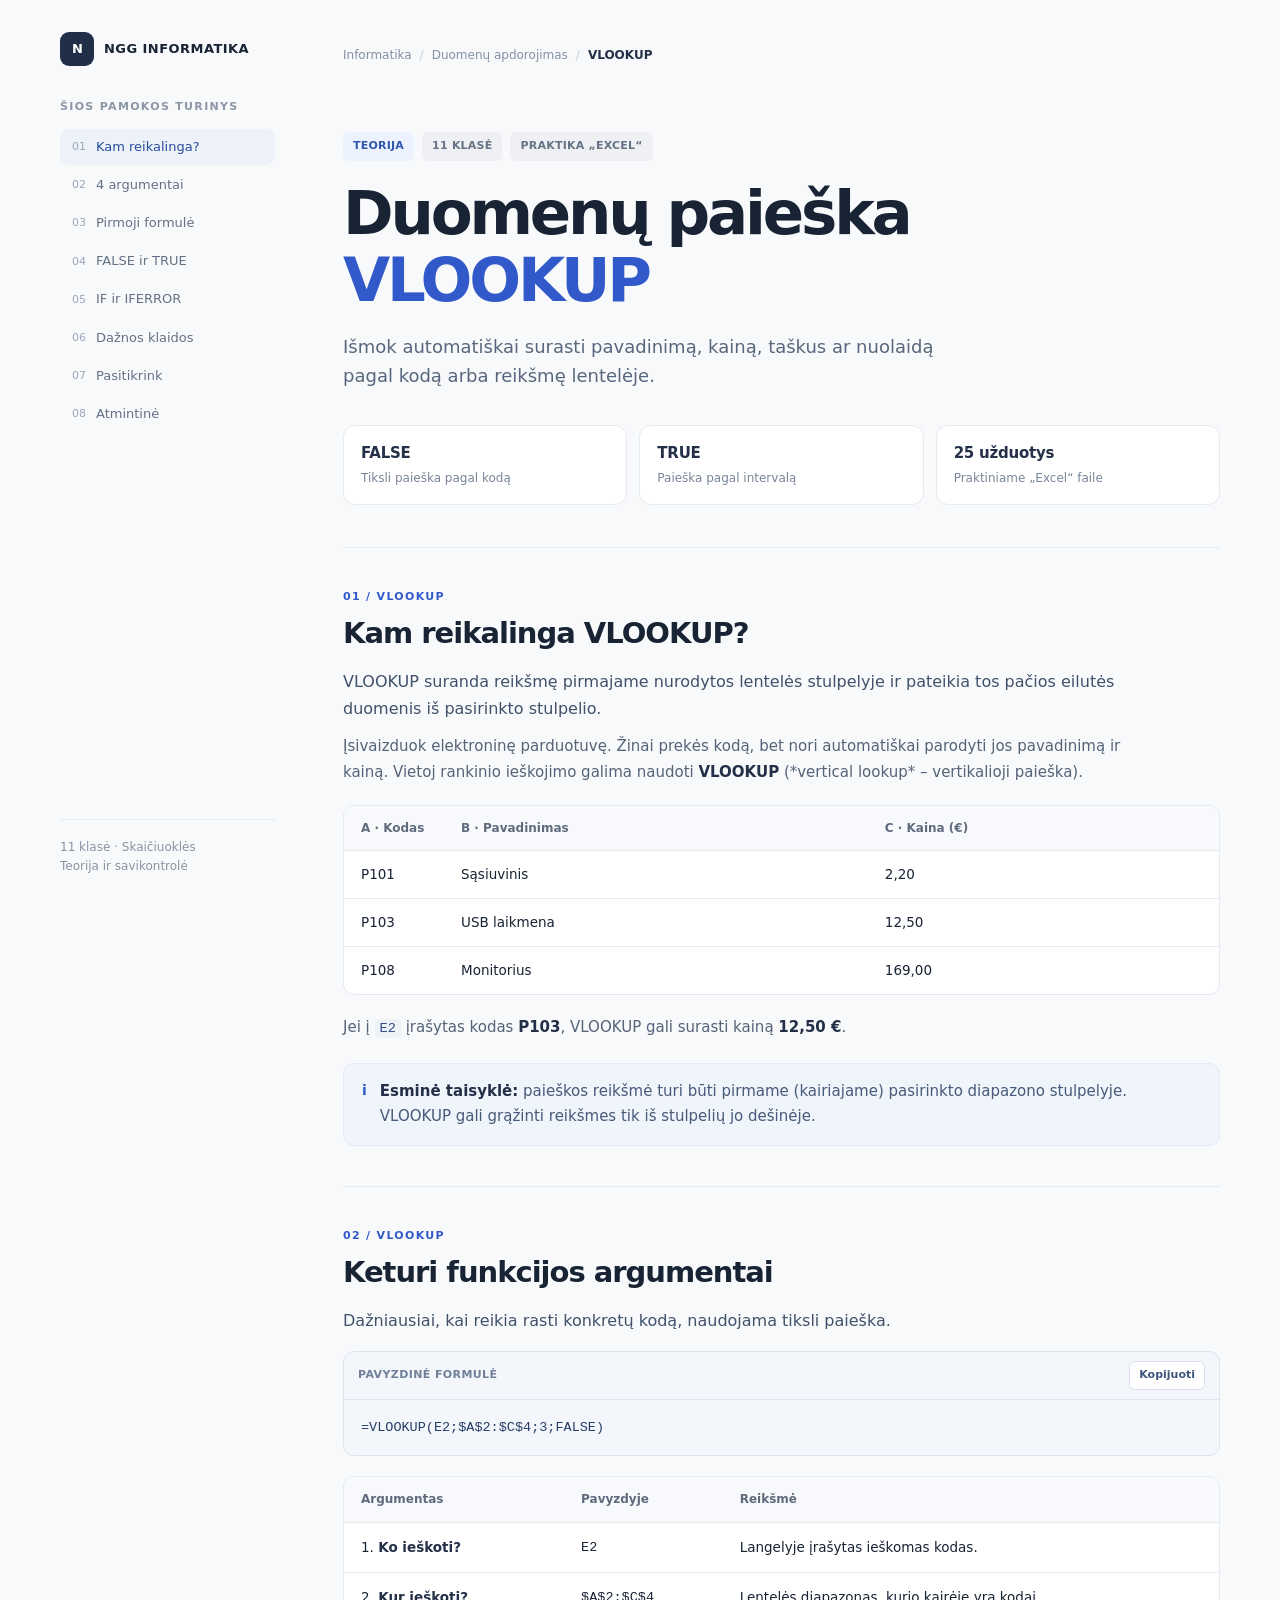
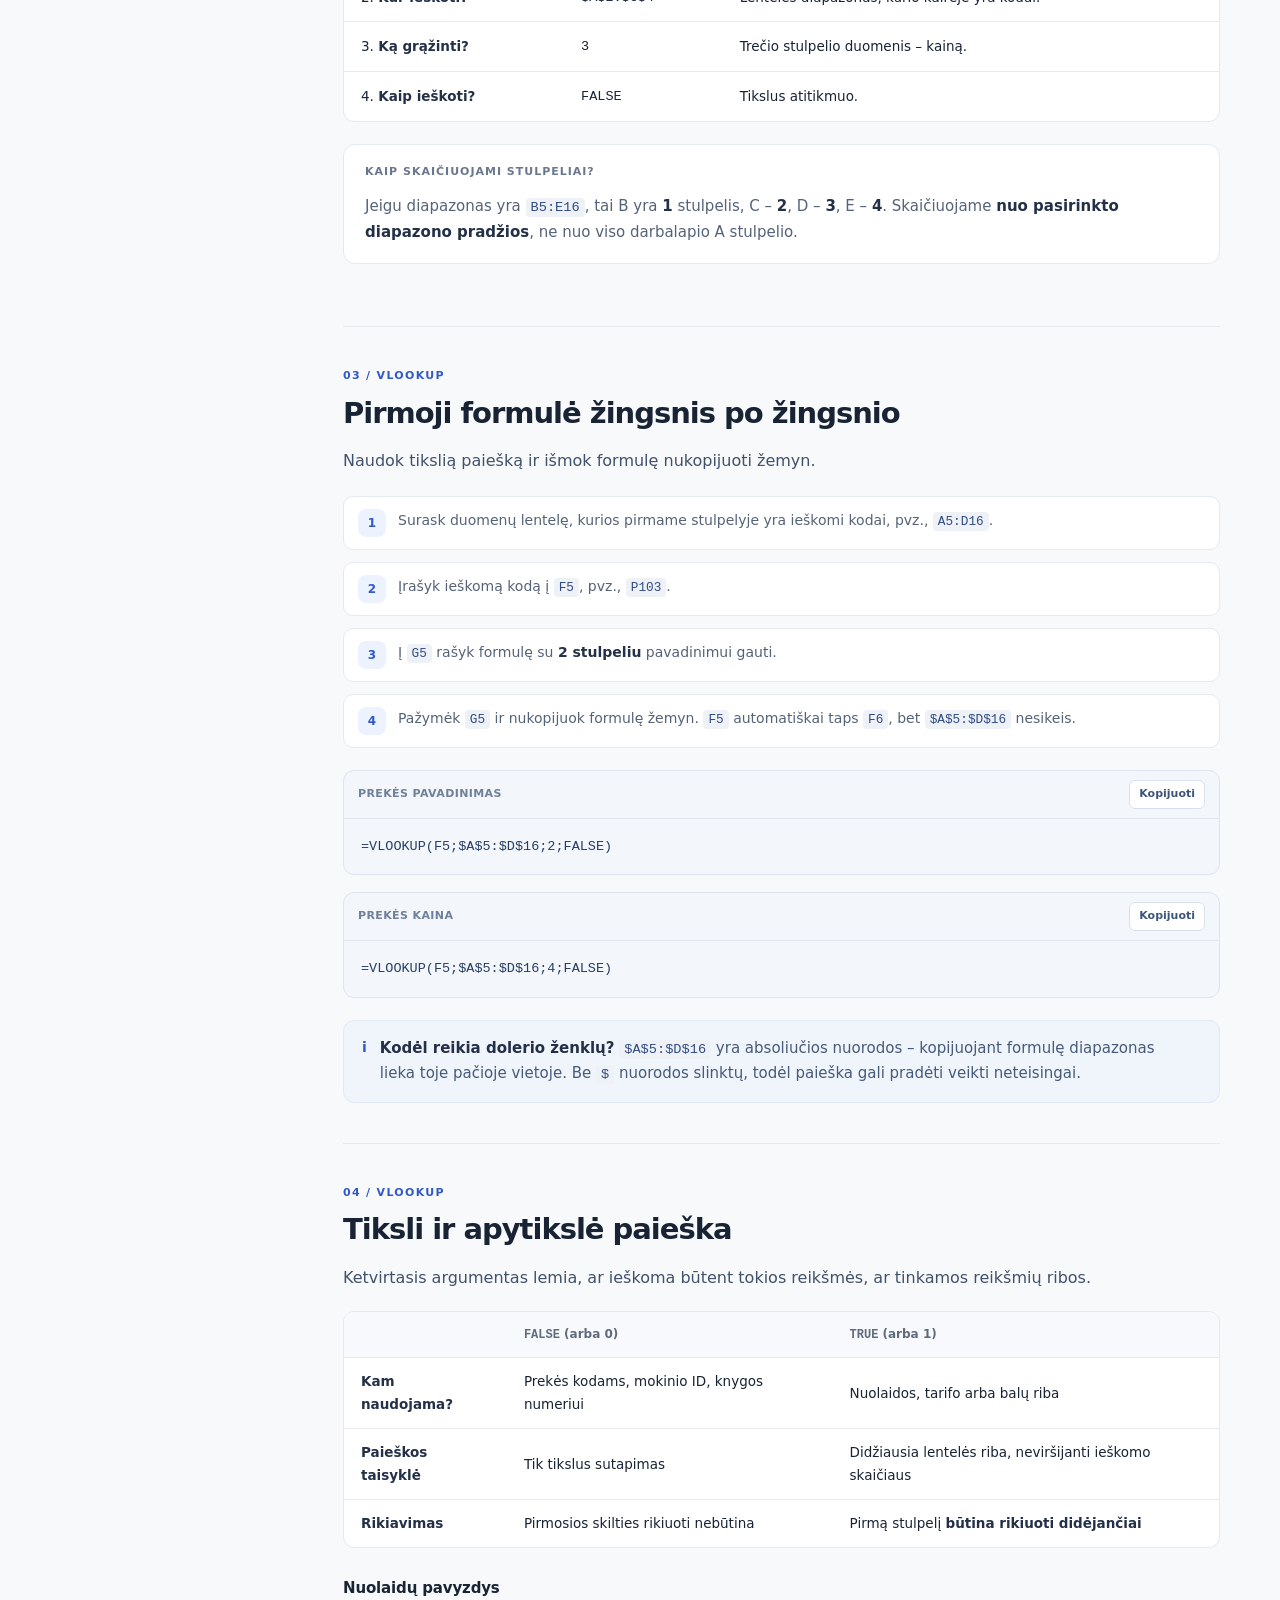
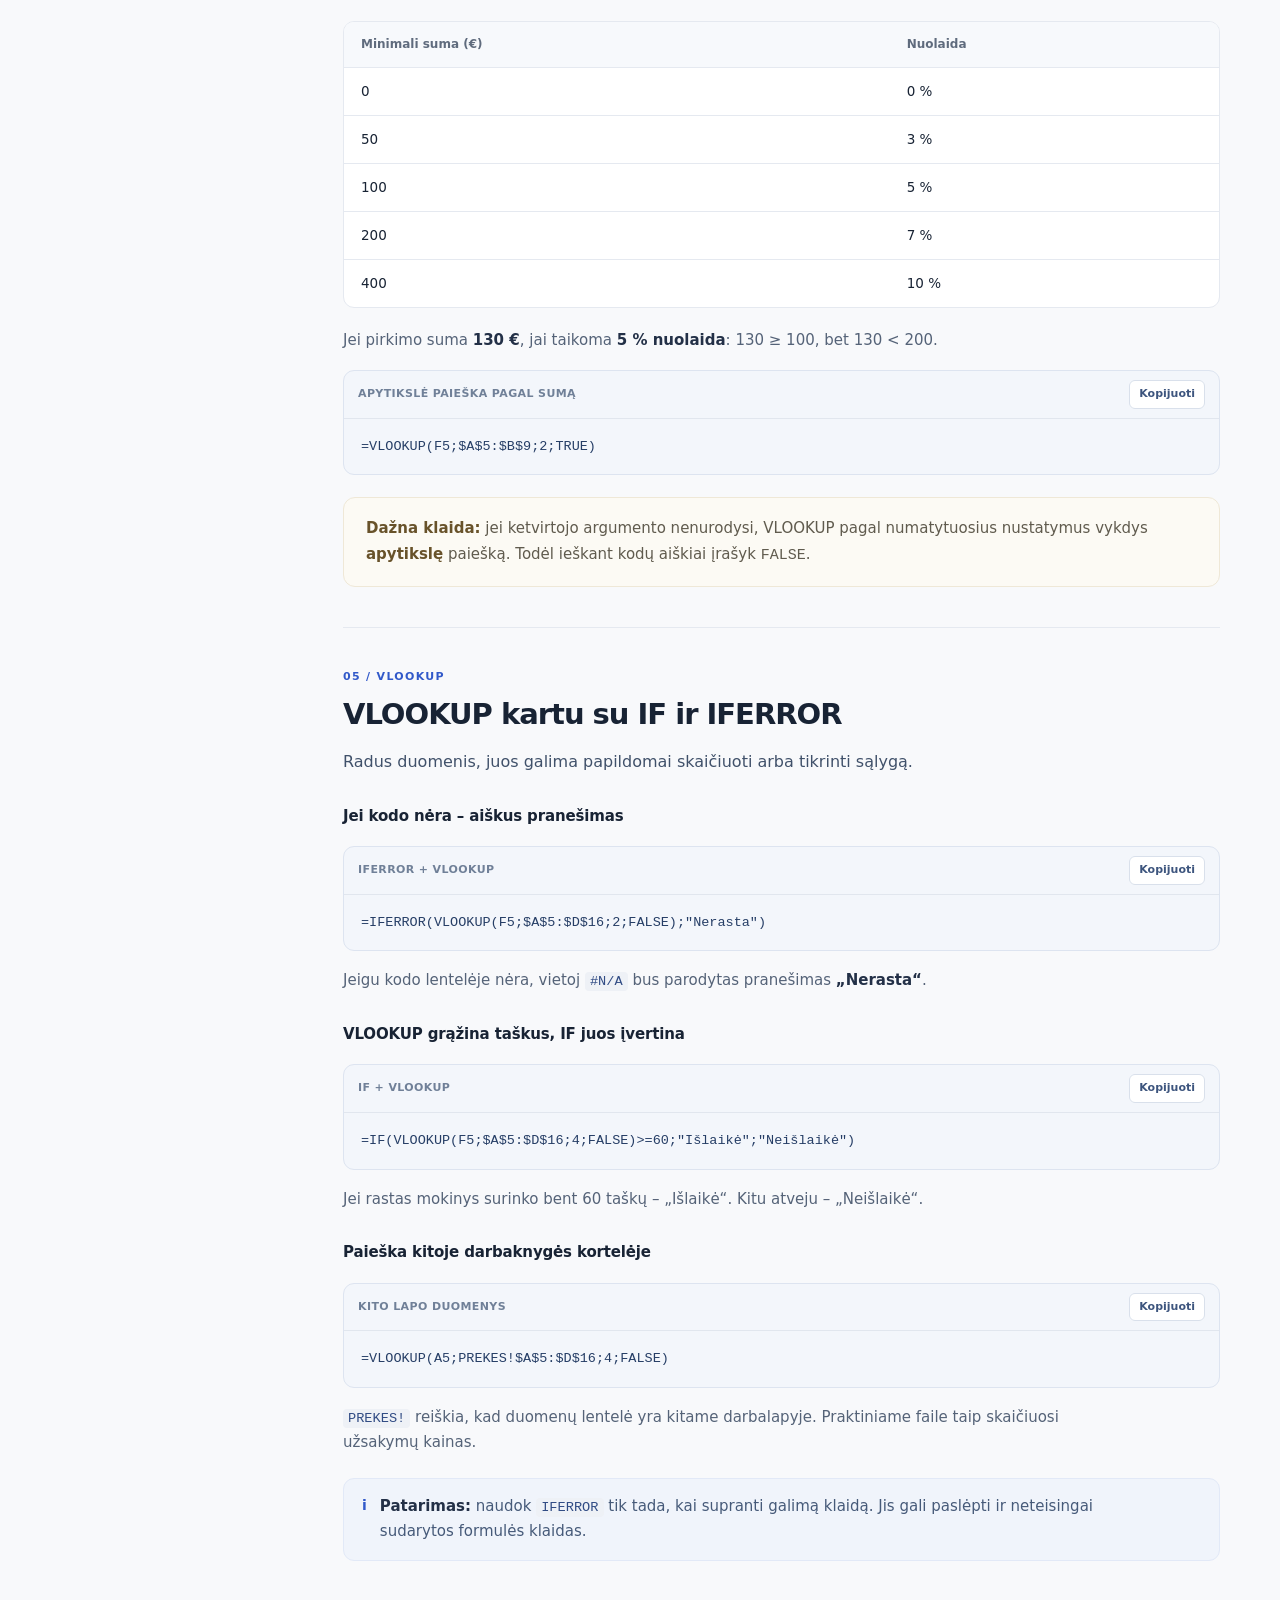
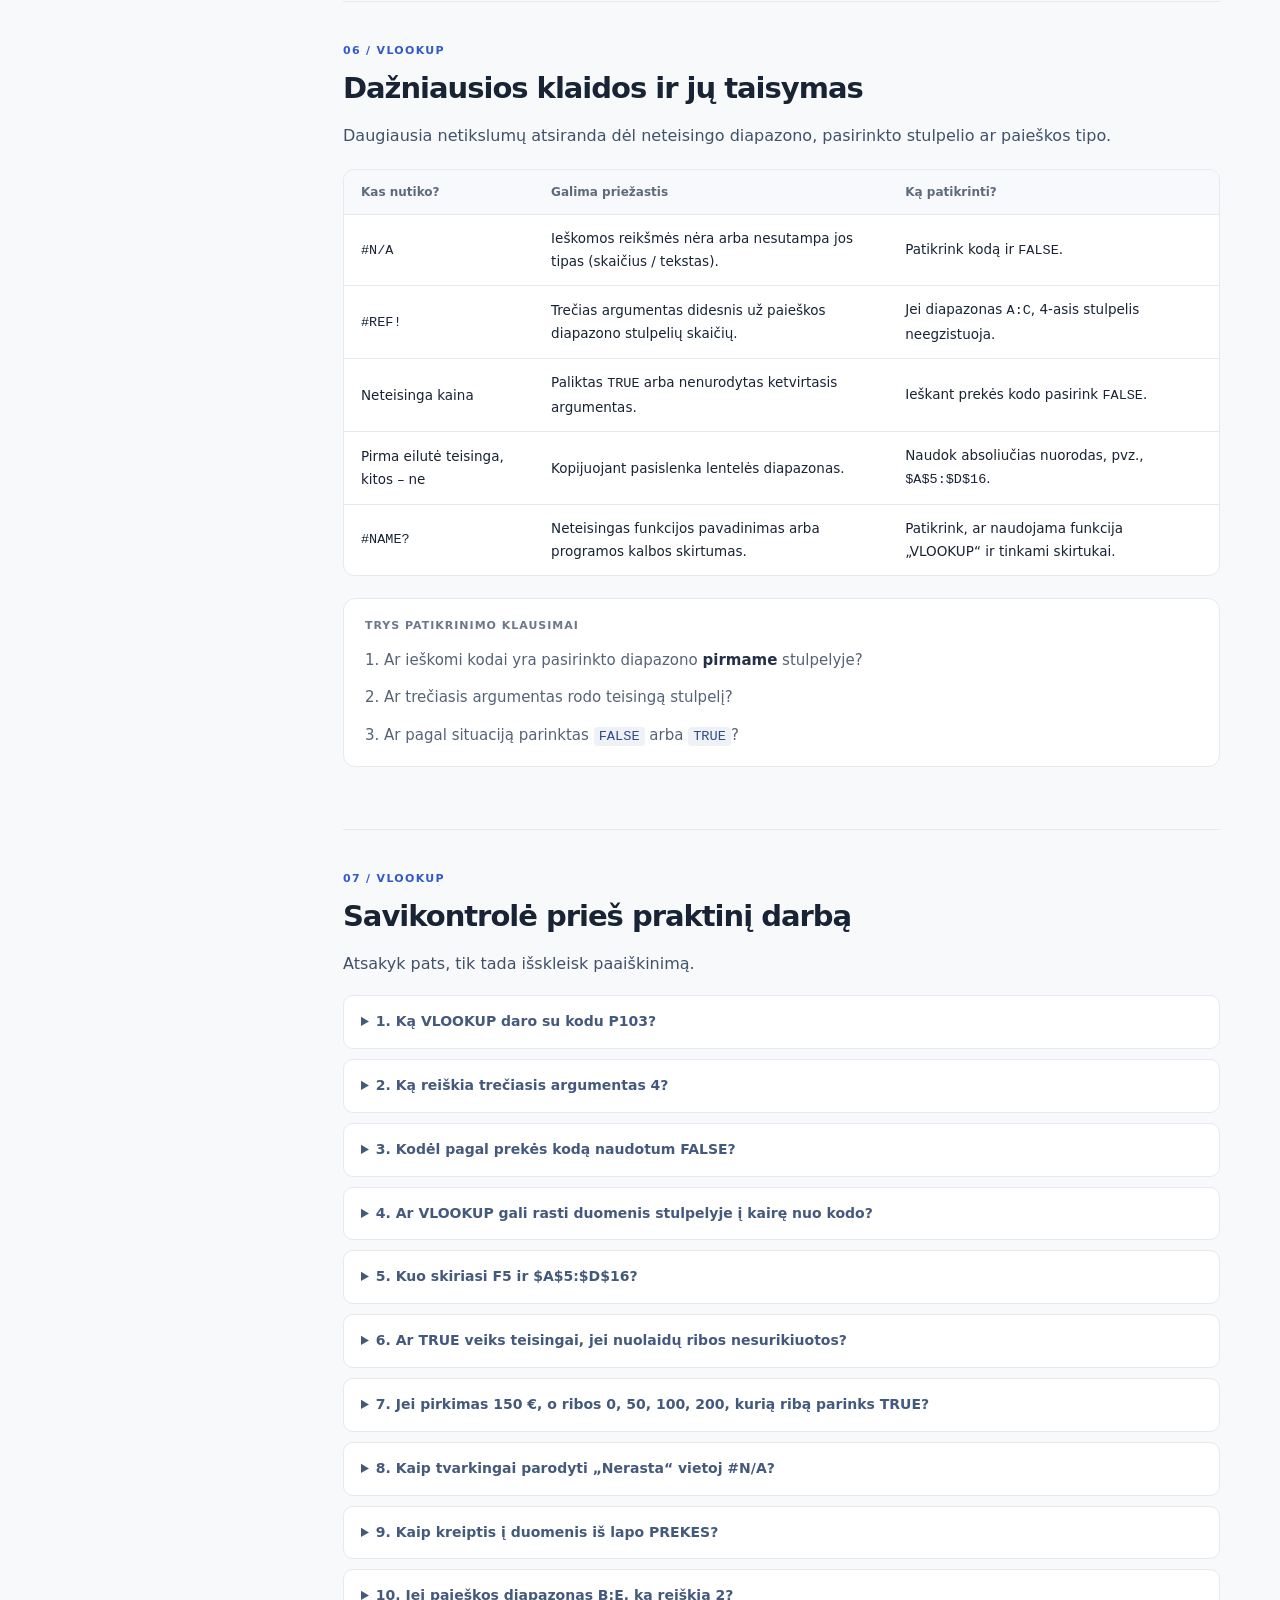
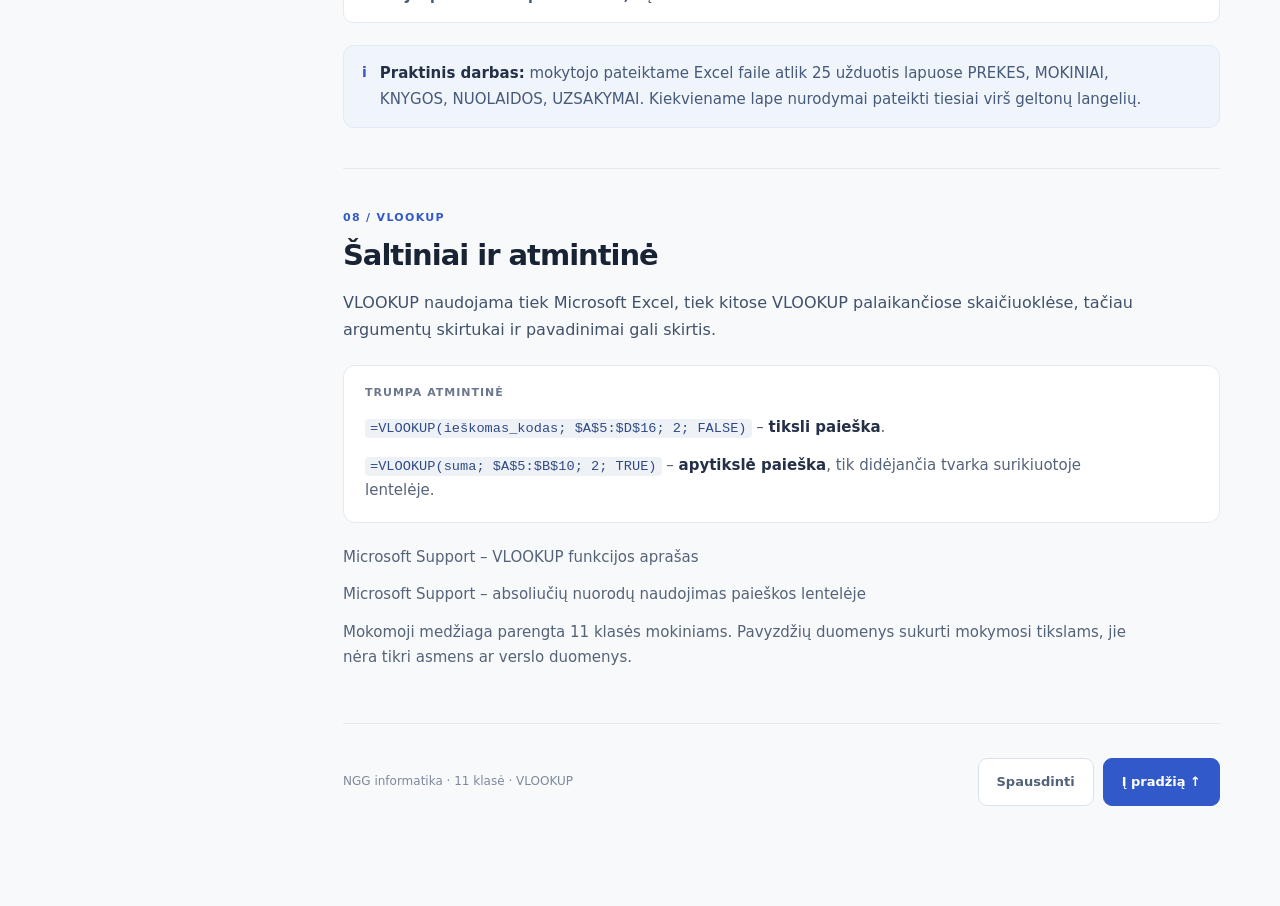
<file: learning-materials/vlookup-teorija.html>
<!doctype html><html lang="lt"><head><meta charset="utf-8"><meta name="viewport" content="width=device-width, initial-scale=1"><meta name="color-scheme" content="light"><title>VLOOKUP – teorija | NGG informatika</title><meta name="description" content="11 klasės VLOOKUP pamoka: tiksli ir apytikslė paieška, absoliučios nuorodos, IFERROR, pavyzdžiai ir savikontrolė."><style>
:root{--bg:#f8f9fb;--surface:#fff;--ink:#182334;--muted:#677489;--line:#e5e9f0;--soft:#f3f6fa;--accent:#3159c9;--accent-soft:#edf2ff;--ok:#256c53;--ok-soft:#e9f6ef;--bad:#a84a53;--bad-soft:#fff1f1;--radius:14px;font-family:Inter,ui-sans-serif,system-ui,-apple-system,"Segoe UI",sans-serif;color:var(--ink);font-synthesis:none}
*{box-sizing:border-box}
html{scroll-behavior:smooth;scroll-padding-top:26px}
body{margin:0;background:var(--bg);line-height:1.7;font-size:15px;-webkit-font-smoothing:antialiased}
a{color:inherit;text-decoration:none}
button{font:inherit;cursor:pointer}
:focus-visible{outline:3px solid #819cf2;outline-offset:3px}
.skip{position:absolute;left:-9999px;top:8px;z-index:100;background:#fff;padding:12px}
.skip:focus{left:8px}
.progress{position:fixed;inset:0 auto auto 0;height:3px;width:0;background:var(--accent);z-index:30;transition:width .1s linear}
.layout{max-width:1220px;padding:0 30px;margin:0 auto;display:grid;grid-template-columns:215px minmax(0,1fr);gap:68px}
.sidebar{position:sticky;top:0;align-self:start;height:100vh;padding:32px 0 24px;display:flex;flex-direction:column;gap:32px}
.brand{font-size:13px;font-weight:800;letter-spacing:.035em;display:flex;align-items:center;gap:10px}
.mark{display:grid;place-items:center;background:#202e48;color:#fff;border-radius:9px;width:34px;height:34px;font-weight:850;letter-spacing:-.05em}
.side-caption{font-size:11px;letter-spacing:.12em;font-weight:750;color:#8b96a6;text-transform:uppercase;margin:0 0 12px}
.nav{display:grid;gap:2px}
.nav a{font-size:13px;color:#647185;padding:9px 12px;border-radius:9px;display:flex;gap:10px;align-items:center;line-height:1.4;transition:background .15s,color .15s}
.nav a:hover,.nav a.active{background:#edf1f8;color:#274c9e}
.nav .number{color:#9ba7ba;font-size:11px;font-variant-numeric:tabular-nums}
.side-end{margin-top:auto;font-size:12px;line-height:1.6;color:#8993a2;border-top:1px solid var(--line);padding-top:18px}
.main{min-width:0;padding:45px 0 100px}
.breadcrumb{display:flex;align-items:center;gap:8px;flex-wrap:wrap;font-size:12px;color:#8290a3;margin-bottom:25px}
.crumb-dot{color:#c5ced8}
.hero{padding:42px 0 42px;border-bottom:1px solid var(--line)}
.eyebrow{display:flex;gap:8px;flex-wrap:wrap;margin-bottom:18px}
.pill{display:inline-flex;align-items:center;font-size:11px;padding:5px 10px;border-radius:6px;font-weight:750;letter-spacing:.02em;background:var(--accent-soft);color:#3156ad}
.pill.neutral{background:#eef0f3;color:#667385}
.hero h1{font-size:clamp(36px,5.3vw,61px);line-height:1.1;letter-spacing:-.052em;max-width:750px;margin:0;font-weight:780}
.hero h1 .highlight{color:var(--accent)}
.subtitle{font-size:18px;color:#58677d;margin:20px 0 0;max-width:620px;line-height:1.6}
.facts{display:grid;grid-template-columns:repeat(3,minmax(0,1fr));gap:12px;margin-top:34px}
.fact{border:1px solid var(--line);border-radius:12px;padding:15px 17px;background:var(--surface)}
.fact strong{font-size:15px;display:block;letter-spacing:-.015em;font-weight:760}
.fact small{color:#788599;font-size:12px;display:block;margin-top:2px}
.lesson-section{padding:40px 0;border-bottom:1px solid var(--line);scroll-margin-top:12px}
.section-label{font-size:11px;letter-spacing:.12em;text-transform:uppercase;font-weight:800;color:var(--accent);margin-bottom:9px}
h2{font-size:clamp(23px,3vw,29px);letter-spacing:-.035em;line-height:1.25;margin:0 0 16px;font-weight:760}
h3{font-size:15px;margin:28px 0 8px;font-weight:730;letter-spacing:-.01em}
p{color:#556378;margin:12px 0;max-width:790px}
strong{color:#233047;font-weight:730}
code,pre{font-family:ui-monospace,SFMono-Regular,Consolas,"Liberation Mono",monospace}
p code,li code{background:#eef1f6;padding:2px 5px;border-radius:4px;color:#304b84;font-size:.91em}
.lead{font-size:16px;color:#40516a}
.soft-panel{border:1px solid var(--line);background:var(--surface);border-radius:12px;padding:18px 21px;margin:22px 0}
.soft-panel p:first-child{margin-top:0}.soft-panel p:last-child{margin-bottom:0}
.teach-label{font-size:11px;text-transform:uppercase;letter-spacing:.09em;color:#6b778c;font-weight:780}
.codebox{border:1px solid #dde4f0;border-radius:11px;overflow:hidden;background:#f3f6fb;margin:17px 0}
.code-head{padding:9px 14px;border-bottom:1px solid #e1e6ee;display:flex;justify-content:space-between;align-items:center;gap:10px;color:#708098;font-size:11px;font-weight:750;letter-spacing:.035em;text-transform:uppercase}
.copy{background:#fff;border:1px solid #d9e0eb;color:#3d557e;border-radius:6px;font-size:11px;letter-spacing:0;text-transform:none;font-weight:680;padding:4px 9px;white-space:nowrap}
.copy:hover{background:#e9effb}
pre{font-size:13.5px;color:#263e66;line-height:1.75;margin:0;padding:16px 17px;overflow-x:auto;white-space:pre}
.table-wrap{border:1px solid var(--line);border-radius:11px;overflow-x:auto;margin:20px 0;background:#fff}
table{border-collapse:collapse;width:100%;font-size:13.5px;min-width:420px}
th,td{padding:12px 17px;text-align:left;border-bottom:1px solid var(--line);font-variant-numeric:tabular-nums}
th{background:#f7f9fc;font-size:12px;color:#5f6b7d;font-weight:740}
tr:last-child td{border-bottom:0}
td code{background:transparent}
.true,.false{display:inline-block;border-radius:5px;font-weight:750;font-size:11px;letter-spacing:.02em;padding:3px 8px}
.true{color:var(--ok);background:var(--ok-soft)}
.false{color:var(--bad);background:var(--bad-soft)}
.note{display:flex;gap:13px;align-items:flex-start;background:#f0f4fb;border:1px solid #e2e9f7;border-radius:11px;margin-top:22px;padding:15px 18px}
.note .symbol{font-size:14px;color:var(--accent);font-weight:900;line-height:1.6}
.note p{margin:0;color:#465a79}
.steps{display:grid;gap:12px;margin:18px 0}
.step{display:flex;gap:13px;align-items:flex-start}
.step b{display:grid;place-items:center;flex:0 0 27px;height:27px;background:#edf1f7;color:#536a92;border-radius:8px;font-size:12px}
.step span{padding-top:1px;color:#56657a}
.caution{background:#fcfaf4;border:1px solid #efe8d7;border-radius:12px;padding:18px 22px;margin-top:22px;color:#605b4e}
.caution strong{color:#68522a}
ul,ol{padding-left:21px;color:#556378}
li{margin:9px 0;padding-left:4px}
.questions{margin-top:18px;counter-reset:q}
.questions li{padding:5px 0}
details{border:1px solid var(--line);border-radius:10px;padding:13px 17px;background:#fff;margin-top:18px}
summary{font-weight:700;cursor:pointer;color:#445a7d}
details ol{margin-bottom:2px}
.footer{padding-top:34px;display:flex;justify-content:space-between;align-items:center;gap:12px;flex-wrap:wrap}
.footer .muted{font-size:12px;color:#7d899b}
.button{display:inline-flex;align-items:center;gap:8px;justify-content:center;padding:12px 18px;font-size:13px;font-weight:750;border-radius:9px;background:var(--accent);color:white;border:1px solid var(--accent)}
.button:hover{background:#2648a8}
.button-secondary{background:#fff;color:#526278;border-color:#dbe1eb}
.button-secondary:hover{background:#f0f3f9}
@media(max-width:960px){.layout{gap:28px;grid-template-columns:175px minmax(0,1fr);padding:0 22px}.main{padding-top:30px}.sidebar{padding-top:26px}.nav a{padding:8px 6px}}
@media(max-width:700px){.layout{display:block;padding:0 18px}.sidebar{height:auto;position:relative;gap:15px;padding:17px 0 10px;border-bottom:1px solid var(--line)}.side-caption,.side-end{display:none}.nav{display:flex;overflow-x:auto;gap:4px;scrollbar-width:thin;padding-bottom:5px}.nav a{white-space:nowrap;padding:9px 11px;border:1px solid var(--line);background:#fff}.main{padding-top:22px}.hero{padding:18px 0 30px}.facts{grid-template-columns:1fr;gap:8px;margin-top:24px}.fact{padding:12px 15px}.lesson-section{padding:32px 0}.subtitle{font-size:16px}.footer{align-items:stretch}.button{width:100%}}
@media print{body{background:#fff}.layout{max-width:none;display:block;padding:0 10mm}.sidebar,.progress,.skip,.copy,.footer button{display:none!important}.main{padding:0}.hero{padding:12px 0 20px}.hero h1{font-size:34px}.lesson-section{padding:16px 0;break-inside:avoid}.codebox,.soft-panel,.note,.fact,.table-wrap{break-inside:avoid}.facts{grid-template-columns:repeat(3,1fr)}.footer{padding-top:10px}.button{color:#000;background:transparent;border:0;padding:0}.breadcrumb{margin:0}}


.lookup-grid{display:grid;grid-template-columns:1fr;gap:12px;margin:22px 0}
.number-line{display:flex;gap:12px;align-items:flex-start;padding:12px 14px;background:#fff;border:1px solid var(--line);border-radius:10px}
.number-line b{width:28px;height:28px;border-radius:8px;display:grid;place-items:center;flex:0 0 28px;background:var(--accent-soft);color:var(--accent);font-size:12px}
.number-line p{margin:0;font-size:14px}
.codebox pre{white-space:pre-wrap;overflow-wrap:anywhere}
.info-table th:first-child{width:100px}
.mini-test{border:1px solid var(--line);border-radius:10px;background:#fff;padding:14px 17px;margin:10px 0}
.mini-test summary{cursor:pointer;font-size:14px;font-weight:700}
.mini-test p{font-size:13.5px;margin-bottom:0}
.section-divider{margin:22px 0;border-top:1px solid var(--line)}
@media (max-width:700px){.number-line{padding:11px}.table-wrap table{min-width:480px}}
</style></head><body>
<div class="progress" id="progress" aria-hidden="true"></div><a class="skip" href="#turinys">Pereiti prie turinio</a>
<div class="layout"><aside class="sidebar" aria-label="Pamokos navigacija"><div class="brand"><span class="mark">N</span><span>NGG INFORMATIKA</span></div><div><div class="side-caption">Šios pamokos turinys</div><nav class="nav"><a href="#kam"><span class="number">01</span> Kam reikalinga?</a><a href="#sintakse"><span class="number">02</span> 4 argumentai</a><a href="#praktinis"><span class="number">03</span> Pirmoji formulė</a><a href="#tiksli"><span class="number">04</span> FALSE ir TRUE</a><a href="#deriniai"><span class="number">05</span> IF ir IFERROR</a><a href="#klaidos"><span class="number">06</span> Dažnos klaidos</a><a href="#pasitikrink"><span class="number">07</span> Pasitikrink</a><a href="#saltiniai"><span class="number">08</span> Atmintinė</a></nav></div><div class="side-end">11 klasė · Skaičiuoklės<br>Teorija ir savikontrolė</div></aside>
<main class="main" id="turinys"><div class="breadcrumb"><span>Informatika</span><span class="crumb-dot">/</span><span>Duomenų apdorojimas</span><span class="crumb-dot">/</span><strong>VLOOKUP</strong></div>
<header class="hero"><div class="eyebrow"><span class="pill">TEORIJA</span><span class="pill neutral">11 KLASĖ</span><span class="pill neutral">PRAKTIKA „EXCEL“</span></div>
<h1>Duomenų paieška<br><span class="highlight">VLOOKUP</span></h1>
<p class="subtitle">Išmok automatiškai surasti pavadinimą, kainą, taškus ar nuolaidą pagal kodą arba reikšmę lentelėje.</p>
<div class="facts"><div class="fact"><strong>FALSE</strong><small>Tiksli paieška pagal kodą</small></div><div class="fact"><strong>TRUE</strong><small>Paieška pagal intervalą</small></div><div class="fact"><strong>25 užduotys</strong><small>Praktiniame „Excel“ faile</small></div></div></header>
<section id="kam" class="lesson-section"><div class="section-label">01 / VLOOKUP</div><h2>Kam reikalinga VLOOKUP?</h2><p class="lead">VLOOKUP suranda reikšmę pirmajame nurodytos lentelės stulpelyje ir pateikia tos pačios eilutės duomenis iš pasirinkto stulpelio.</p><p>Įsivaizduok elektroninę parduotuvę. Žinai prekės kodą, bet nori automatiškai parodyti jos pavadinimą ir kainą. Vietoj rankinio ieškojimo galima naudoti <strong>VLOOKUP</strong> (*vertical lookup* – vertikalioji paieška).</p>
<div class="table-wrap"><table class="info-table"><thead><tr><th>A · Kodas</th><th>B · Pavadinimas</th><th>C · Kaina (€)</th></tr></thead><tbody>
<tr><td>P101</td><td>Sąsiuvinis</td><td>2,20</td></tr>
<tr><td>P103</td><td>USB laikmena</td><td>12,50</td></tr>
<tr><td>P108</td><td>Monitorius</td><td>169,00</td></tr></tbody></table></div>
<p>Jei į <code>E2</code> įrašytas kodas <strong>P103</strong>, VLOOKUP gali surasti kainą <strong>12,50 €</strong>.</p>
<div class="note"><span class="symbol">i</span><p><strong>Esminė taisyklė:</strong> paieškos reikšmė turi būti pirmame (kairiajame) pasirinkto diapazono stulpelyje. VLOOKUP gali grąžinti reikšmes tik iš stulpelių jo dešinėje.</p></div></section>
<section id="sintakse" class="lesson-section"><div class="section-label">02 / VLOOKUP</div><h2>Keturi funkcijos argumentai</h2><p class="lead">Dažniausiai, kai reikia rasti konkretų kodą, naudojama tiksli paieška.</p><div class="codebox"><div class="code-head"><span>Pavyzdinė formulė</span><button class="copy" type="button">Kopijuoti</button></div><pre><code>=VLOOKUP(E2;$A$2:$C$4;3;FALSE)</code></pre></div>
<div class="table-wrap"><table><thead><tr><th>Argumentas</th><th>Pavyzdyje</th><th>Reikšmė</th></tr></thead><tbody>
<tr><td>1. <strong>Ko ieškoti?</strong></td><td><code>E2</code></td><td>Langelyje įrašytas ieškomas kodas.</td></tr>
<tr><td>2. <strong>Kur ieškoti?</strong></td><td><code>$A$2:$C$4</code></td><td>Lentelės diapazonas, kurio kairėje yra kodai.</td></tr>
<tr><td>3. <strong>Ką grąžinti?</strong></td><td><code>3</code></td><td>Trečio stulpelio duomenis – kainą.</td></tr>
<tr><td>4. <strong>Kaip ieškoti?</strong></td><td><code>FALSE</code></td><td>Tikslus atitikmuo.</td></tr></tbody></table></div>
<div class="soft-panel"><div class="teach-label">Kaip skaičiuojami stulpeliai?</div>
<p>Jeigu diapazonas yra <code>B5:E16</code>, tai B yra <strong>1</strong> stulpelis, C – <strong>2</strong>, D – <strong>3</strong>, E – <strong>4</strong>. Skaičiuojame <strong>nuo pasirinkto diapazono pradžios</strong>, ne nuo viso darbalapio A stulpelio.</p></div></section>
<section id="praktinis" class="lesson-section"><div class="section-label">03 / VLOOKUP</div><h2>Pirmoji formulė žingsnis po žingsnio</h2><p class="lead">Naudok tikslią paiešką ir išmok formulę nukopijuoti žemyn.</p><div class="lookup-grid">
<div class="number-line"><b>1</b><p>Surask duomenų lentelę, kurios pirmame stulpelyje yra ieškomi kodai, pvz., <code>A5:D16</code>.</p></div>
<div class="number-line"><b>2</b><p>Įrašyk ieškomą kodą į <code>F5</code>, pvz., <code>P103</code>.</p></div>
<div class="number-line"><b>3</b><p>Į <code>G5</code> rašyk formulę su <strong>2 stulpeliu</strong> pavadinimui gauti.</p></div>
<div class="number-line"><b>4</b><p>Pažymėk <code>G5</code> ir nukopijuok formulę žemyn. <code>F5</code> automatiškai taps <code>F6</code>, bet <code>$A$5:$D$16</code> nesikeis.</p></div></div>
<div class="codebox"><div class="code-head"><span>Prekės pavadinimas</span><button class="copy" type="button">Kopijuoti</button></div><pre><code>=VLOOKUP(F5;$A$5:$D$16;2;FALSE)</code></pre></div>
<div class="codebox"><div class="code-head"><span>Prekės kaina</span><button class="copy" type="button">Kopijuoti</button></div><pre><code>=VLOOKUP(F5;$A$5:$D$16;4;FALSE)</code></pre></div>
<div class="note"><span class="symbol">i</span><p><strong>Kodėl reikia dolerio ženklų?</strong> <code>$A$5:$D$16</code> yra absoliučios nuorodos – kopijuojant formulę diapazonas lieka toje pačioje vietoje. Be <code>$</code> nuorodos slinktų, todėl paieška gali pradėti veikti neteisingai.</p></div></section>
<section id="tiksli" class="lesson-section"><div class="section-label">04 / VLOOKUP</div><h2>Tiksli ir apytikslė paieška</h2><p class="lead">Ketvirtasis argumentas lemia, ar ieškoma būtent tokios reikšmės, ar tinkamos reikšmių ribos.</p><div class="table-wrap"><table><thead><tr><th></th><th><code>FALSE</code> (arba 0)</th><th><code>TRUE</code> (arba 1)</th></tr></thead><tbody>
<tr><td><strong>Kam naudojama?</strong></td><td>Prekės kodams, mokinio ID, knygos numeriui</td><td>Nuolaidos, tarifo arba balų riba</td></tr>
<tr><td><strong>Paieškos taisyklė</strong></td><td>Tik tikslus sutapimas</td><td>Didžiausia lentelės riba, neviršijanti ieškomo skaičiaus</td></tr>
<tr><td><strong>Rikiavimas</strong></td><td>Pirmosios skilties rikiuoti nebūtina</td><td>Pirmą stulpelį <strong>būtina rikiuoti didėjančiai</strong></td></tr></tbody></table></div>
<h3>Nuolaidų pavyzdys</h3>
<div class="table-wrap"><table><thead><tr><th>Minimali suma (€)</th><th>Nuolaida</th></tr></thead><tbody>
<tr><td>0</td><td>0 %</td></tr><tr><td>50</td><td>3 %</td></tr><tr><td>100</td><td>5 %</td></tr><tr><td>200</td><td>7 %</td></tr><tr><td>400</td><td>10 %</td></tr></tbody></table></div>
<p>Jei pirkimo suma <strong>130 €</strong>, jai taikoma <strong>5 % nuolaida</strong>: 130 ≥ 100, bet 130 &lt; 200.</p>
<div class="codebox"><div class="code-head"><span>Apytikslė paieška pagal sumą</span><button class="copy" type="button">Kopijuoti</button></div><pre><code>=VLOOKUP(F5;$A$5:$B$9;2;TRUE)</code></pre></div>
<div class="caution"><strong>Dažna klaida:</strong> jei ketvirtojo argumento nenurodysi, VLOOKUP pagal numatytuosius nustatymus vykdys <strong>apytikslę</strong> paiešką. Todėl ieškant kodų aiškiai įrašyk <code>FALSE</code>.</div></section>
<section id="deriniai" class="lesson-section"><div class="section-label">05 / VLOOKUP</div><h2>VLOOKUP kartu su IF ir IFERROR</h2><p class="lead">Radus duomenis, juos galima papildomai skaičiuoti arba tikrinti sąlygą.</p><h3>Jei kodo nėra – aiškus pranešimas</h3>
<div class="codebox"><div class="code-head"><span>IFERROR + VLOOKUP</span><button class="copy" type="button">Kopijuoti</button></div><pre><code>=IFERROR(VLOOKUP(F5;$A$5:$D$16;2;FALSE);"Nerasta")</code></pre></div>
<p>Jeigu kodo lentelėje nėra, vietoj <code>#N/A</code> bus parodytas pranešimas <strong>„Nerasta“</strong>.</p>
<h3>VLOOKUP grąžina taškus, IF juos įvertina</h3>
<div class="codebox"><div class="code-head"><span>IF + VLOOKUP</span><button class="copy" type="button">Kopijuoti</button></div><pre><code>=IF(VLOOKUP(F5;$A$5:$D$16;4;FALSE)&gt;=60;"Išlaikė";"Neišlaikė")</code></pre></div>
<p>Jei rastas mokinys surinko bent 60 taškų – „Išlaikė“. Kitu atveju – „Neišlaikė“.</p>
<h3>Paieška kitoje darbaknygės kortelėje</h3>
<div class="codebox"><div class="code-head"><span>Kito lapo duomenys</span><button class="copy" type="button">Kopijuoti</button></div><pre><code>=VLOOKUP(A5;PREKES!$A$5:$D$16;4;FALSE)</code></pre></div>
<p><code>PREKES!</code> reiškia, kad duomenų lentelė yra kitame darbalapyje. Praktiniame faile taip skaičiuosi užsakymų kainas.</p>
<div class="note"><span class="symbol">i</span><p><strong>Patarimas:</strong> naudok <code>IFERROR</code> tik tada, kai supranti galimą klaidą. Jis gali paslėpti ir neteisingai sudarytos formulės klaidas.</p></div></section>
<section id="klaidos" class="lesson-section"><div class="section-label">06 / VLOOKUP</div><h2>Dažniausios klaidos ir jų taisymas</h2><p class="lead">Daugiausia netikslumų atsiranda dėl neteisingo diapazono, pasirinkto stulpelio ar paieškos tipo.</p><div class="table-wrap"><table><thead><tr><th>Kas nutiko?</th><th>Galima priežastis</th><th>Ką patikrinti?</th></tr></thead><tbody>
<tr><td><code>#N/A</code></td><td>Ieškomos reikšmės nėra arba nesutampa jos tipas (skaičius / tekstas).</td><td>Patikrink kodą ir <code>FALSE</code>.</td></tr>
<tr><td><code>#REF!</code></td><td>Trečias argumentas didesnis už paieškos diapazono stulpelių skaičių.</td><td>Jei diapazonas <code>A:C</code>, 4-asis stulpelis neegzistuoja.</td></tr>
<tr><td>Neteisinga kaina</td><td>Paliktas <code>TRUE</code> arba nenurodytas ketvirtasis argumentas.</td><td>Ieškant prekės kodo pasirink <code>FALSE</code>.</td></tr>
<tr><td>Pirma eilutė teisinga, kitos – ne</td><td>Kopijuojant pasislenka lentelės diapazonas.</td><td>Naudok absoliučias nuorodas, pvz., <code>$A$5:$D$16</code>.</td></tr>
<tr><td><code>#NAME?</code></td><td>Neteisingas funkcijos pavadinimas arba programos kalbos skirtumas.</td><td>Patikrink, ar naudojama funkcija „VLOOKUP“ ir tinkami skirtukai.</td></tr>
</tbody></table></div>
<div class="soft-panel"><div class="teach-label">Trys patikrinimo klausimai</div><p>1. Ar ieškomi kodai yra pasirinkto diapazono <strong>pirmame</strong> stulpelyje?</p><p>2. Ar trečiasis argumentas rodo teisingą stulpelį?</p><p>3. Ar pagal situaciją parinktas <code>FALSE</code> arba <code>TRUE</code>?</p></div></section>
<section id="pasitikrink" class="lesson-section"><div class="section-label">07 / VLOOKUP</div><h2>Savikontrolė prieš praktinį darbą</h2><p class="lead">Atsakyk pats, tik tada išskleisk paaiškinimą.</p><div class="questions"><details class="mini-test"><summary>1. Ką VLOOKUP daro su kodu P103?</summary><p><strong>Atsakymas:</strong> Suranda P103 pirmame paieškos diapazono stulpelyje ir grąžina tos pačios eilutės pasirinkto stulpelio reikšmę.</p></details><details class="mini-test"><summary>2. Ką reiškia trečiasis argumentas 4?</summary><p><strong>Atsakymas:</strong> Grąžinami duomenys iš ketvirto pasirinkto diapazono stulpelio, skaičiuojant nuo jo kairiojo krašto.</p></details><details class="mini-test"><summary>3. Kodėl pagal prekės kodą naudotum FALSE?</summary><p><strong>Atsakymas:</strong> Ieškant konkretaus kodo reikia tiksliai jį atitinkančios eilutės.</p></details><details class="mini-test"><summary>4. Ar VLOOKUP gali rasti duomenis stulpelyje į kairę nuo kodo?</summary><p><strong>Atsakymas:</strong> Ne, VLOOKUP paieškos stulpelis turi būti kairiausias pasirinktame diapazone.</p></details><details class="mini-test"><summary>5. Kuo skiriasi F5 ir $A$5:$D$16?</summary><p><strong>Atsakymas:</strong> F5 – santykinė nuoroda, kopijuojant keičiasi; $A$5:$D$16 – absoliuti ir lieka vietoje.</p></details><details class="mini-test"><summary>6. Ar TRUE veiks teisingai, jei nuolaidų ribos nesurikiuotos?</summary><p><strong>Atsakymas:</strong> Rezultatas gali būti neteisingas. Apytikslei paieškai pirmą stulpelį būtina surikiuoti didėjimo tvarka.</p></details><details class="mini-test"><summary>7. Jei pirkimas 150 €, o ribos 0, 50, 100, 200, kurią ribą parinks TRUE?</summary><p><strong>Atsakymas:</strong> 100, nes tai didžiausia riba, neviršijanti 150.</p></details><details class="mini-test"><summary>8. Kaip tvarkingai parodyti „Nerasta“ vietoj #N/A?</summary><p><strong>Atsakymas:</strong> Naudok IFERROR(VLOOKUP(...;FALSE);"Nerasta").</p></details><details class="mini-test"><summary>9. Kaip kreiptis į duomenis iš lapo PREKES?</summary><p><strong>Atsakymas:</strong> Diapazoną rašyk su lapo pavadinimu, pvz., PREKES!$A$5:$D$16.</p></details><details class="mini-test"><summary>10. Jei paieškos diapazonas B:E, ką reiškia 2?</summary><p><strong>Atsakymas:</strong> Antrasis diapazono stulpelis yra C.</p></details></div>
<div class="note"><span class="symbol">i</span><p><strong>Praktinis darbas:</strong> mokytojo pateiktame Excel faile atlik 25 užduotis lapuose PREKES, MOKINIAI, KNYGOS, NUOLAIDOS, UZSAKYMAI. Kiekviename lape nurodymai pateikti tiesiai virš geltonų langelių.</p></div></section>
<section id="saltiniai" class="lesson-section"><div class="section-label">08 / VLOOKUP</div><h2>Šaltiniai ir atmintinė</h2><p class="lead">VLOOKUP naudojama tiek Microsoft Excel, tiek kitose VLOOKUP palaikančiose skaičiuoklėse, tačiau argumentų skirtukai ir pavadinimai gali skirtis.</p><div class="soft-panel"><div class="teach-label">Trumpa atmintinė</div><p><code>=VLOOKUP(ieškomas_kodas; $A$5:$D$16; 2; FALSE)</code> – <strong>tiksli paieška</strong>.</p>
<p><code>=VLOOKUP(suma; $A$5:$B$10; 2; TRUE)</code> – <strong>apytikslė paieška</strong>, tik didėjančia tvarka surikiuotoje lentelėje.</p></div>
<p><a href="https://support.microsoft.com/en-us/excel/functions/vlookup-function" target="_blank" rel="noopener noreferrer">Microsoft Support – VLOOKUP funkcijos aprašas</a></p>
<p><a href="https://support.microsoft.com/en-us/excel/use-the-table-array-argument-in-a-lookup-function" target="_blank" rel="noopener noreferrer">Microsoft Support – absoliučių nuorodų naudojimas paieškos lentelėje</a></p>
<p class="muted">Mokomoji medžiaga parengta 11 klasės mokiniams. Pavyzdžių duomenys sukurti mokymosi tikslams, jie nėra tikri asmens ar verslo duomenys.</p></section>
<footer class="footer"><span class="muted">NGG informatika · 11 klasė · VLOOKUP</span><div style="display:flex;gap:9px;flex-wrap:wrap"><button type="button" class="button button-secondary" onclick="window.print()">Spausdinti</button><a href="#kam" class="button">Į pradžią ↑</a></div></footer>
</main></div>
<script>(function(){
const nav=[...document.querySelectorAll(".nav a")];
const sections=nav.map(a=>document.querySelector(a.getAttribute("href"))).filter(Boolean);
const progress=document.getElementById("progress");
let ticking=false;
const update=()=>{
 const max=document.documentElement.scrollHeight-window.innerHeight;
 progress.style.width=(max>0?Math.min(100,Math.max(0,window.scrollY/max*100)):0)+"%";
 const threshold=window.innerHeight*.22;
 let active=sections[0];
 for(const section of sections)if(section.getBoundingClientRect().top<=threshold)active=section;
 nav.forEach(link=>{const on=link.getAttribute("href")==="#"+active.id;link.classList.toggle("active",on);if(on)link.setAttribute("aria-current","location");else link.removeAttribute("aria-current")});
 ticking=false;
};
window.addEventListener("scroll",()=>{if(!ticking){ticking=true;requestAnimationFrame(update)}},{passive:true});
window.addEventListener("resize",update);update();
document.querySelectorAll(".copy").forEach(button=>button.addEventListener("click",async()=>{const code=button.closest(".codebox").querySelector("pre code").textContent;try{await navigator.clipboard.writeText(code);button.textContent="Nukopijuota";setTimeout(()=>button.textContent="Kopijuoti",1300)}catch{button.textContent="Pažymėk formulę";setTimeout(()=>button.textContent="Kopijuoti",1300)}}));
})();</script></body></html>
</file>
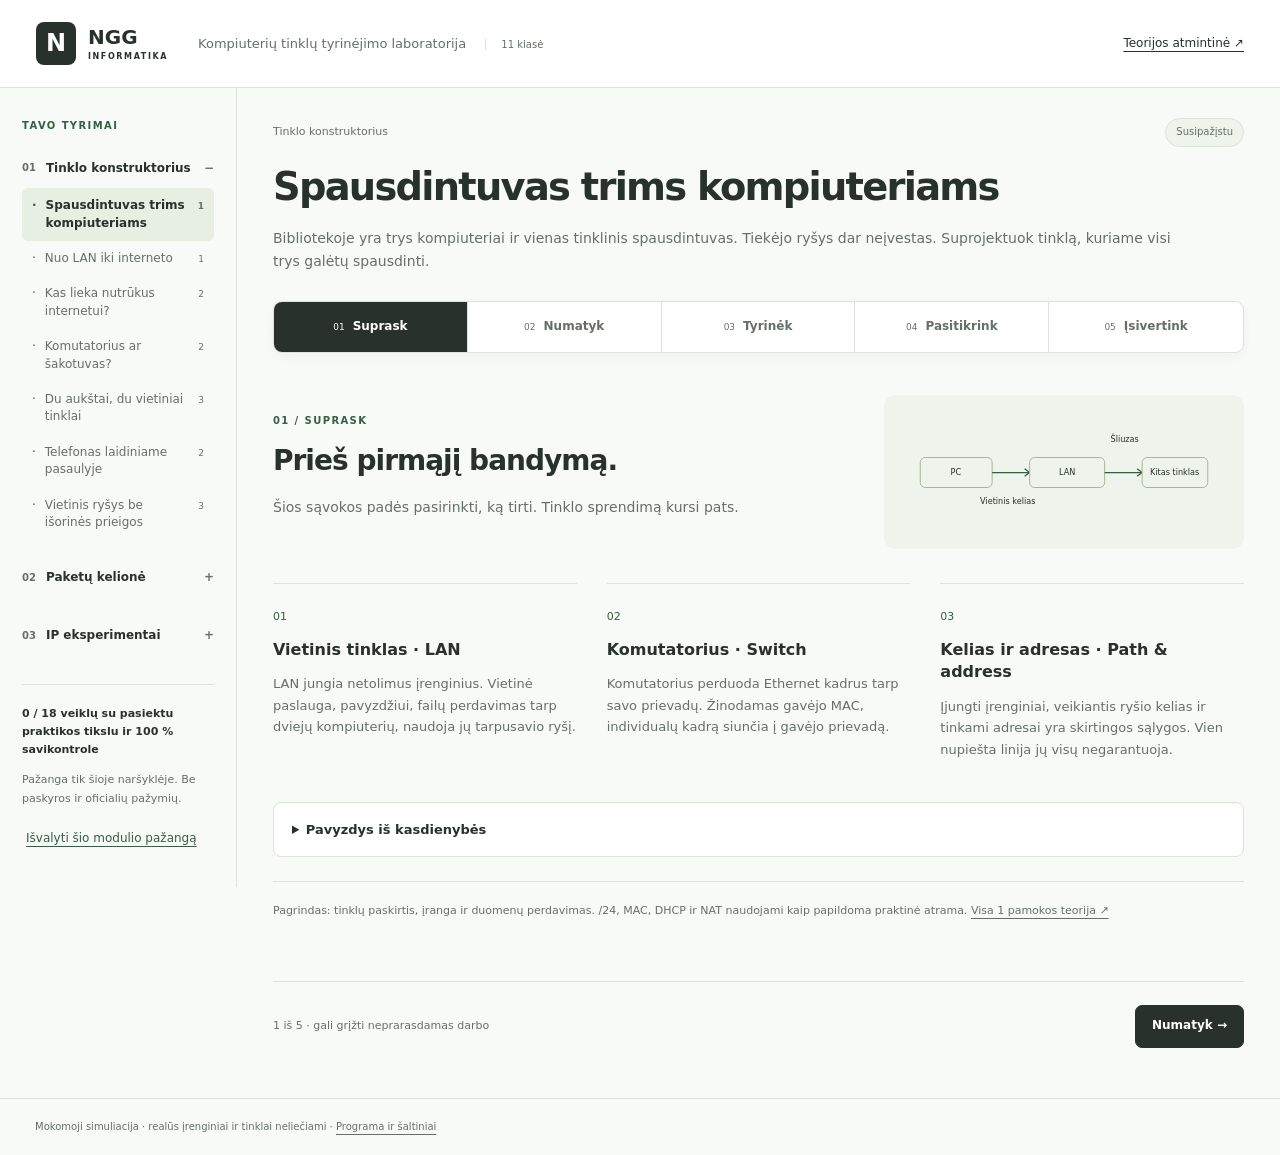
<file: learning-materials/tinklai/tyrinejimas.html>
<!doctype html>
<html lang="lt">
<head><meta charset="utf-8"><meta name="viewport" content="width=device-width,initial-scale=1"><meta name="color-scheme" content="light"><meta name="description" content="NGG kompiuterių tinklų tyrinėjimo laboratorijos: sukurk tinklą, stebėk paketus ir išbandyk IP nustatymus."><meta http-equiv="Content-Security-Policy" content="default-src 'self'; connect-src 'none'; script-src 'self'; style-src 'self'; img-src 'self' data:; object-src 'none'; base-uri 'none'; form-action 'none'"><title>Tinklų tyrinėjimo laboratorija · NGG</title><link rel="stylesheet" href="tyrimas/studio.css?v=20261125"><script type="module" src="tyrimas/app.mjs?v=20261125"></script></head>
<body><a href="#activity" class="skip">Pereiti prie veiklos</a><header class="app-header"><a class="brand" href="../kompiuteriu-tinklai-teorija.html"><span class="brand-mark">N</span><span>NGG <small>INFORMATIKA</small></span></a><span class="header-caption">Kompiuterių tinklų tyrinėjimo laboratorija <b>11 klasė</b></span><a class="back-link" href="../kompiuteriu-tinklai-atmintine.html">Teorijos atmintinė ↗</a></header><div class="app-layout"><aside class="lab-sidebar"><p class="eyebrow">TAVO TYRIMAI</p><nav id="lab-navigation" aria-label="Laboratorijų veiklos"></nav><div class="local-progress"><span id="overall-progress"></span><p>Pažanga tik šioje naršyklėje. Be paskyros ir oficialių pažymių.</p><button class="quiet" id="clear-progress">Išvalyti šio modulio pažangą</button><div id="clear-confirm"></div></div></aside><main id="activity"><div id="storage-notice" role="status"></div><div id="activity-header"></div><nav id="stage-navigation" class="stages" aria-label="Penki mokymosi etapai"></nav><div id="stage-content"></div><div id="stage-footer" class="stage-footer"></div></main></div><footer class="app-footer">Mokomoji simuliacija · realūs įrenginiai ir tinklai neliečiami · <a href="../kompiuteriu-tinklai-atmintine.html#saltiniai">Programa ir šaltiniai</a></footer><noscript><p>Interaktyviems tyrimams reikia JavaScript. <a href="../kompiuteriu-tinklai-atmintine.html">Teoriją gali skaityti čia.</a></p></noscript></body></html>
</file>
<file: learning-materials/tinklai/module.css>
:root{--paper:#fafbf9;--white:#fff;--ink:#252c28;--muted:#626b65;--line:#dfe4de;--soft:#f0f3ee;--accent:#385c48;--accent-soft:#eaf0e7;--bad:#963e32;--bad-soft:#fbefeb;--good:#305f40;font-family:Inter,ui-sans-serif,system-ui,-apple-system,"Segoe UI",sans-serif;color:var(--ink);font-synthesis:none;color-scheme:light}
*{box-sizing:border-box}html{scroll-padding-top:28px}body{margin:0;background:var(--paper);font-size:15px;line-height:1.75;-webkit-font-smoothing:antialiased}a{color:inherit;text-decoration-thickness:1px;text-underline-offset:4px}button,input,select,textarea{font:inherit}button,a,input,textarea,select{-webkit-tap-highlight-color:transparent}button{cursor:pointer}button:disabled{opacity:.5;cursor:default}button:focus-visible,a:focus-visible,input:focus-visible,select:focus-visible,textarea:focus-visible,summary:focus-visible,[tabindex="0"]:focus-visible{outline:3px solid #769b80;outline-offset:3px}[hidden]{display:none!important}.skip{position:fixed;top:8px;left:-9999px;background:white;padding:12px;z-index:20}.skip:focus{left:8px}.course-layout{max-width:1400px;margin:auto;padding:0 42px;display:grid;grid-template-columns:212px minmax(0,1fr);gap:64px}.sidebar{position:sticky;top:0;height:100vh;padding:35px 0 24px;display:flex;flex-direction:column;align-self:start;border-right:1px solid var(--line);padding-right:26px}.brand{display:flex;align-items:center;gap:12px;font-size:20px;font-weight:800;letter-spacing:.02em;text-decoration:none;line-height:1.3}.brand-mark{background:var(--ink);color:white;width:39px;height:42px;border-radius:8px;display:grid;place-items:center;font-size:23px}.brand-small{display:block;font-size:9px;letter-spacing:.18em;font-weight:600}.side-label{font-size:10px;letter-spacing:.13em;color:var(--muted);font-weight:700;margin:44px 0 10px}.section-nav{display:grid;gap:4px}.section-nav a{padding:10px 11px;text-decoration:none;font-size:13px;border-radius:7px;display:flex;align-items:center;gap:11px;color:var(--muted)}.section-nav a span{font-size:10px;opacity:.8}.section-nav a.active{background:var(--accent-soft);color:var(--ink);font-weight:700}.section-nav a:hover{background:var(--soft)}.lesson-nav{display:grid;gap:5px}.lesson-nav .side-label{margin-top:30px}.lesson-nav a{font-size:12px;text-decoration:none;padding:4px 0;color:var(--muted)}.lesson-nav a:hover{text-decoration:underline}.side-bottom{margin-top:auto;font-size:11px;line-height:1.8;color:var(--muted);padding-top:20px}.side-bottom a{display:block;margin-top:12px}main{min-width:0;padding:32px 0 45px}.topline{display:flex;justify-content:space-between;align-items:center;gap:12px;font-size:11px;color:var(--muted);border-bottom:1px solid var(--line);padding-bottom:18px}.topline span span{margin:0 10px;opacity:.4}.text-button{border:0;background:transparent;color:var(--ink);padding:8px 0;text-decoration:underline;text-underline-offset:5px;font-size:12px}.hero{display:grid;grid-template-columns:1.12fr 1fr;align-items:center;gap:32px;padding:58px 0 42px}.eyebrow{font-size:10px;letter-spacing:.15em;font-weight:750;color:var(--accent);display:flex;align-items:center;gap:8px}.status-dot{width:6px;height:6px;background:#698166;border-radius:50%}h1{font-size:clamp(43px,4.6vw,67px);letter-spacing:-.055em;line-height:1.05;font-weight:720;margin:22px 0 23px}h2{font-size:clamp(25px,3vw,35px);line-height:1.2;letter-spacing:-.035em;font-weight:680;margin:10px 0}h3{font-size:20px;letter-spacing:-.025em;line-height:1.35;margin:28px 0 12px}h4{font-size:17px;margin:24px 0 12px}p{margin:14px 0;color:var(--muted)}strong,b{color:var(--ink)}.hero-lead{font-size:20px;line-height:1.55;color:var(--ink);letter-spacing:-.015em}.hero p:not(.hero-lead){max-width:370px;font-size:13px;margin:18px 0 26px}.button{display:inline-flex;align-items:center;justify-content:center;gap:22px;background:var(--ink);color:white;border:1px solid var(--ink);border-radius:7px;min-height:43px;padding:11px 16px;text-decoration:none;line-height:1.4;font-size:12px;font-weight:650}.button:hover{background:var(--accent);border-color:var(--accent)}.button.secondary{background:var(--white);color:var(--ink);border-color:#ccd4cc}.button.secondary:hover{background:var(--soft)}.hero-diagram{margin:0;align-self:center}.hero-diagram svg{width:100%;max-height:320px;display:block}.diagram-line{fill:none;stroke:#8c9c8f;stroke-width:2}.diagram-node{fill:white;stroke:#a9b5aa;stroke-width:1.5}.lan-zone{fill:var(--accent-soft);stroke:#c2d0bd;stroke-dasharray:5 5}.hero-diagram text{fill:var(--ink);font-size:13px;text-anchor:middle}.hero-diagram .diagram-label{font-size:10px;letter-spacing:.1em}.packet-dot{fill:var(--accent)}figcaption{font-size:11px;color:var(--muted);text-align:center;line-height:1.8}figcaption a{color:var(--accent)}.course-facts{display:grid;grid-template-columns:repeat(4,1fr);padding:19px 0;border-top:1px solid var(--line);border-bottom:1px solid var(--line);gap:12px;font-size:11px;color:var(--muted)}.course-facts b{font-size:22px;font-weight:650;margin-right:9px;letter-spacing:-.03em}.session-note{font-size:11px;max-width:820px;margin:17px 0 30px}.section-heading{display:flex;justify-content:space-between;gap:20px;align-items:center;margin:36px 0 12px}.section-meta,.simulation-tag{font-size:11px;white-space:nowrap;color:var(--muted)}.simulation-tag{border:1px solid #cad5c5;padding:5px 9px;border-radius:5px;color:var(--accent)}.section-intro{max-width:700px;font-size:14px;margin:10px 0 24px}.scope{border:1px solid var(--line);border-radius:8px;padding:13px 17px;margin:22px 0;background:var(--white)}summary{cursor:pointer}summary::marker{font-size:11px}.scope summary{font-size:13px;font-weight:600}.scope p{font-size:13px}.lesson{border-bottom:1px solid var(--line);background:var(--white)}.lesson:first-of-type{border-top:1px solid var(--line)}.lesson>summary{list-style:none;display:flex;align-items:center;gap:23px;padding:23px 20px}.lesson>summary::-webkit-details-marker{display:none}.lesson-number{font-size:25px;letter-spacing:-.04em;color:#7c897e;font-weight:450}.lesson summary small{display:block;font-size:9px;color:var(--muted);letter-spacing:.12em;margin-bottom:3px}.lesson summary strong{display:block;font-size:17px;font-weight:600;line-height:1.45}.plus{margin-left:auto;font-size:22px;font-weight:300}.lesson[open] .plus{transform:rotate(45deg)}.lesson[open]>summary{background:var(--soft)}.lesson-body{padding:8px 26px 32px}.lesson-body h3{font-size:18px;margin-top:28px}.goals{border-left:3px solid #a8b9a1;padding:0 17px;font-size:13px;margin:25px 0}.goals h3{font-size:12px;margin-bottom:4px}.goals ul{margin-top:4px}.lesson-body p{font-size:14px}.table-scroll{overflow-x:auto;border:1px solid var(--line);border-radius:8px;background:var(--white);margin:20px 0}table{width:100%;border-collapse:collapse;min-width:410px;font-size:13px}td,th{padding:12px 15px;border-bottom:1px solid var(--line);text-align:left;vertical-align:top}th{background:var(--soft);font-size:12px;font-weight:650}tr:last-child td,tr:last-child th{border-bottom:0}caption{text-align:left;padding:10px 15px;font-size:11px;color:var(--muted)}.source-diagram{white-space:pre;overflow-x:auto;padding:20px;background:var(--soft);border:1px solid var(--line);border-radius:8px;font-size:12px}code,pre{font-family:ui-monospace,SFMono-Regular,Consolas,monospace}p code,li code{padding:2px 4px;background:var(--soft);border-radius:3px;font-size:.92em;overflow-wrap:anywhere}ul,ol{padding-left:22px;color:var(--muted)}li{margin:7px 0}.terms{border-top:1px solid var(--line);padding-top:2px;margin:25px 0}.terms h3{font-size:12px}.terms strong{font-weight:550}.lesson-links{display:flex;flex-wrap:wrap;gap:10px;margin:24px 0}label{font-size:12px;font-weight:650;display:block;margin:12px 0;color:var(--ink)}input[type=text],input:not([type]),select,textarea{display:block;width:100%;background:#fff;border:1px solid #abb6ac;border-radius:6px;min-height:43px;padding:10px 12px;color:var(--ink);margin-top:7px;font-size:14px;line-height:1.5}input[type=checkbox],input[type=radio]{accent-color:var(--accent);width:18px;height:18px;flex-shrink:0;margin:3px 0}textarea{resize:vertical;min-height:100px}.reflection{margin:28px 0 0;border-top:1px solid var(--line);padding-top:18px}.reflection span{display:block;font-size:14px;font-weight:450;color:var(--muted);margin:5px 0 12px}.sources{margin-top:40px;padding-top:16px;border-top:1px solid var(--line);font-size:12px}.sources h3{font-size:17px}.chip-nav{display:flex;flex-wrap:wrap;gap:8px;margin:20px 0 28px}.chip-nav a{font-size:12px;padding:8px 12px;border:1px solid var(--line);background:var(--white);border-radius:6px;text-decoration:none}.chip-nav a:hover{background:var(--soft)}.practice-group{margin:30px 0 42px}.practice-group>h3{font-size:16px;font-weight:600}.task,.open-question{border:1px solid var(--line);border-radius:9px;margin:14px 0;background:var(--white)}.task>summary,.open-question>summary{padding:18px 20px;font-size:15px;font-weight:600}.task>summary span,.open-question>summary span{font-size:11px;color:var(--muted);font-weight:450;margin-left:10px}.task-body{padding:0 22px 23px}.task-prompt{white-space:pre-line;font-size:14px}.task-fields{display:grid;grid-template-columns:repeat(2,minmax(0,1fr));gap:4px 20px;margin:20px 0}fieldset{border:1px solid var(--line);border-radius:6px;padding:12px 14px;min-width:0;margin:12px 0}legend{font-size:12px;font-weight:650;padding:0 5px}.check-label{display:flex;gap:10px;align-items:flex-start;font-weight:450;font-size:13px;margin:10px 0}.criteria{margin:20px 0 0;padding:15px 17px;background:var(--soft);border-radius:6px}.criteria h4{font-size:13px;margin:0 0 10px}.criteria p,.criteria li{font-size:13px}.auto-results{list-style:none;padding:0}.auto-results li{padding:8px 0;border-bottom:1px solid var(--line)}.correct{color:var(--good)}.incorrect{color:var(--bad)}.lab{margin:28px 0 50px;padding:28px;border:1px solid var(--line);border-radius:10px;background:var(--white);scroll-margin-top:20px}.lab-heading{display:flex;gap:16px;align-items:center}.lab-letter{display:grid;place-items:center;border:1px solid #b9c7b4;background:var(--soft);border-radius:8px;width:45px;height:48px;font-size:22px}.lab-heading small{font-size:9px;letter-spacing:.1em;color:var(--muted)}.lab-heading h3{font-size:25px;margin:4px 0}.lab>p{font-size:14px}.muted{color:var(--muted);font-size:12px!important}.compact{margin:8px 0}.connection-form{display:flex;gap:12px;align-items:end;flex-wrap:wrap;margin:22px 0}.connection-form label{flex:1;min-width:150px;margin:0}.connection-form .button{flex-shrink:0}.diagram-scroll{overflow:auto;border:1px solid var(--line);border-radius:8px;background:#fcfdfb;margin:20px 0 8px}.network-svg{display:block;width:100%;min-width:650px}.network-svg text{font-size:14px;text-anchor:middle;fill:var(--ink)}.network-svg .node{fill:#fff;stroke:#b6c2b2;stroke-width:1.5}.network-svg .wan-zone{fill:#f5f5f2;stroke:#d8dcd5;stroke-dasharray:4 4}.network-svg .lan-zone{stroke-width:1}.network-svg .wire{stroke:#60795f;stroke-width:3;fill:none}.network-svg .wifi{stroke:#60795f;stroke-width:3;stroke-dasharray:6 5;fill:none}.network-svg .invalid{stroke:var(--bad);stroke-width:3;stroke-dasharray:3 5;fill:none}.network-svg .disconnected{stroke:#aaa;stroke-dasharray:2 7}.network-svg .router-internal{stroke:#9aa99a;stroke-width:2}.network-svg .area-label{font-size:10px;letter-spacing:.1em;fill:var(--muted)}.edge-list{display:grid;grid-template-columns:1fr 1fr;gap:4px 18px;margin:15px 0}.edge-row{display:flex;gap:10px;align-items:center;justify-content:space-between;border-bottom:1px solid var(--line);padding:6px 0;font-size:11px}.edge-row button{padding:6px 9px;border:1px solid var(--line);border-radius:5px;background:white;min-height:32px;font-size:11px}.action-row{display:flex;align-items:center;flex-wrap:wrap;gap:12px;margin:20px 0}.feedback:empty{display:none}.feedback{font-size:13px;margin:20px 0;padding:15px 17px;border:1px solid var(--line);border-left:3px solid #90a48a;border-radius:6px;background:var(--soft);color:var(--ink)}.feedback p{font-size:13px;margin:8px 0}.feedback ul{margin:8px 0}.feedback.error{border-left-color:var(--bad);background:var(--bad-soft)}.network-status{display:flex;flex-wrap:wrap;gap:8px 20px}.rule-box{background:var(--soft);padding:15px 17px;border-radius:7px;font-size:13px}.ip-table{min-width:290px}.ip-table input{max-width:270px;margin:0;font-family:Consolas,monospace}.packet-lab{border-top:1px solid var(--line);margin-top:32px;padding-top:6px}.packet-tray{display:flex;gap:10px}.packet{padding:13px 20px;border:1px solid #bccbb5;background:var(--accent-soft);border-radius:7px;min-width:90px;text-align:center;font-size:12px}.packet b{display:block;font-size:25px}.packet-order-fields{display:grid;grid-template-columns:repeat(3,1fr);gap:14px;max-width:450px}.terminal{white-space:pre-wrap;overflow-wrap:anywhere;background:#242b26;color:#e4ebe2;border:1px solid #414d43;padding:23px;border-radius:8px;min-height:220px;line-height:1.9;font-size:12px}.quiz-start{border:1px solid var(--line);border-radius:10px;padding:30px;background:var(--white);display:grid;grid-template-columns:1fr auto;gap:24px;align-items:center}.quiz-start h3{margin:0 0 10px;font-size:22px}.quiz-start p{font-size:13px}.quiz-start .action-row{display:grid;margin:0}.quiz-card{padding:28px;border:1px solid var(--line);border-radius:10px;background:var(--white)}.quiz-top{display:flex;justify-content:space-between;font-size:11px;color:var(--muted)}.quiz-card h3{font-size:22px;margin:20px 0;line-height:1.55}.choice{display:flex;align-items:flex-start;gap:13px;border:1px solid #cbd3ca;border-radius:7px;padding:14px 16px;cursor:pointer;font-size:14px;font-weight:450}.choice:has(input:checked){background:var(--accent-soft);border-color:#89a17c}.choice-letter{font-weight:700;color:#748570;flex:0 0 20px}.quiz-nav{display:flex;gap:6px;flex-wrap:wrap;margin:20px 0}.quiz-nav button{background:#fff;border:1px solid var(--line);border-radius:6px;width:38px;height:38px;font-size:12px}.quiz-nav .answered{background:var(--accent-soft);border-color:#9aaf91}.quiz-nav [aria-current]{outline:2px solid var(--accent);outline-offset:1px}.quiz-results{padding:28px;border:1px solid var(--line);border-radius:10px;background:var(--white)}.quiz-score{font-size:54px;letter-spacing:-.05em;line-height:1.2;margin:14px 0}.quiz-score small{font-size:23px;color:var(--muted)}.quiz-result{padding:17px 0;border-top:1px solid var(--line);font-size:13px}.quiz-result summary{font-weight:600}.quiz-result p{margin:8px 0}.open-heading{margin-top:40px}.open-heading p{font-size:13px}.lan-mini{width:100%;min-width:420px;display:block}.lan-mini text{font-size:12px;text-anchor:middle;fill:var(--ink)}.lan-mini rect{fill:var(--soft);stroke:#b7c4b2}.lan-mini line{stroke:var(--accent);stroke-width:2}.lan-mini .boundary{fill:none;stroke-dasharray:5 5}.mail-path{padding:18px;background:var(--soft);border-radius:7px;font-size:12px;text-align:center;line-height:2}.notice{padding:18px;border:1px solid var(--line)}footer{display:flex;justify-content:space-between;gap:15px;flex-wrap:wrap;border-top:1px solid var(--line);margin-top:50px;padding-top:23px;color:var(--muted);font-size:11px}
@media(max-width:1100px){.course-layout{gap:36px;padding:0 28px;grid-template-columns:185px minmax(0,1fr)}.sidebar{padding-right:17px}.hero{gap:15px}.course-facts span{display:flex;flex-direction:column}.section-meta{white-space:normal}.connection-form{display:grid;grid-template-columns:1fr 1fr}.connection-form label{min-width:0}.connection-form .button{align-self:end}.edge-list{grid-template-columns:1fr}}
@media(max-width:760px){.course-layout{display:block;padding:0 19px}.sidebar{height:auto;position:relative;border:0;padding:22px 0 13px;gap:0;border-bottom:1px solid var(--line)}.brand{font-size:17px}.brand-mark{height:35px;width:33px;font-size:20px}.brand-small{font-size:8px}.sidebar>.side-label,.lesson-nav,.side-bottom{display:none}.section-nav{display:flex;gap:5px;margin-top:22px;overflow:auto;padding:4px 2px 7px}.section-nav a{white-space:nowrap;font-size:11px;padding:8px 9px;border:1px solid var(--line)}.section-nav a span{display:none}main{padding-top:20px}.topline{font-size:10px}.topline>span{max-width:65%}.topline span span{margin:0 3px}.topline button{font-size:10px}.hero{grid-template-columns:1fr;padding:32px 0}.hero h1{font-size:52px}.hero-lead{font-size:19px}.hero p:not(.hero-lead){max-width:100%}.hero-diagram{max-width:360px;width:100%;margin:10px auto 0}.hero-diagram svg{max-height:270px}.course-facts{grid-template-columns:1fr 1fr;gap:18px}.course-facts span{flex-direction:row;align-items:center}.course-facts b{font-size:23px}.section-heading{display:block;margin-top:28px}.section-meta{display:block;margin-top:12px}.section-heading h2{font-size:28px}.lesson>summary{padding:19px 11px;gap:14px}.lesson summary strong{font-size:15px}.lesson-body{padding:3px 14px 25px}.lesson-number{font-size:22px}.task-body{padding:0 15px 18px}.task>summary,.open-question>summary{padding:15px;font-size:14px}.task-fields{grid-template-columns:1fr;gap:0}.lab{padding:19px 14px;margin-top:20px}.lab-heading h3{font-size:21px}.lab-letter{width:37px;flex-shrink:0}.connection-form{gap:10px}.connection-form label:first-child{grid-column:1/-1}.connection-form .button{padding:11px 9px}.connection-form select{font-size:12px;padding:9px 7px}.packet{min-width:68px;padding:10px 16px}.terminal{padding:15px;font-size:11px}.quiz-start{grid-template-columns:1fr;padding:22px}.quiz-start .action-row{grid-template-columns:1fr}.quiz-card,.quiz-results{padding:20px 15px}.quiz-card h3{font-size:19px}.choice{padding:12px 11px;font-size:13px}.action-row .button{flex:1}.quiz-score{font-size:43px}footer{font-size:10px}.chip-nav a{font-size:11px;padding:8px 10px}}
@media(prefers-reduced-motion:reduce){*{scroll-behavior:auto!important}}
@media print{body{background:#fff}.course-layout{display:block;padding:0}.sidebar,.topline,.hero-diagram,.session-note,footer,.lesson-links,.reflection,.module-section:not(#teorija),.scope{display:none!important}main{padding:0}#teorija{display:block!important}.hero{display:block;padding:0 0 20px}.hero .button{display:none}.hero h1{font-size:36px}.course-facts{display:flex}.lesson{break-inside:auto}.lesson>summary{break-after:avoid}.lesson-body{display:block!important}.table-scroll{overflow:visible}table{min-width:0}tr{break-inside:avoid}.sources a{color:inherit}}

.lesson-level{border-left:3px solid #a8b9a1;padding:10px 15px;background:var(--soft);font-size:12px!important}
@media(max-width:760px){.section-nav{display:grid;grid-template-columns:1fr 1fr;overflow:visible}.section-nav a{justify-content:center;min-height:42px;font-size:12px}.hero h1{font-size:clamp(40px,13vw,52px)}.packet-tray{flex-wrap:wrap}}

/* Entry to the inquiry studio; the original lessons and short labs remain available. */
.inquiry-entry{padding:24px;border:1px solid var(--line,#dce3da);border-radius:12px;background:#f0f5eb;margin:24px 0 30px}.inquiry-entry h3{margin-top:0}.inquiry-entry .lesson-links{margin-bottom:0}
</file>
<file: learning-materials/tinklai/tyrimas/studio.css>
:root{font-family:Inter,ui-sans-serif,system-ui,-apple-system,"Segoe UI",sans-serif;color:#29312c;background:#f8faf7;font-size:14px;line-height:1.65;font-synthesis:none;--ink:#29312c;--muted:#647067;--line:#dce3da;--soft:#eef3eb;--green:#365e43;--red:#9b4439;--amber:#99702f}*{box-sizing:border-box}body{margin:0}a{color:inherit;text-underline-offset:4px}button,input,textarea,select{font:inherit}button{cursor:pointer}button:disabled{opacity:.5;cursor:default}button,a,input,select,textarea,summary{outline-offset:4px}button:focus-visible,a:focus-visible,input:focus-visible,select:focus-visible,textarea:focus-visible,summary:focus-visible{outline:3px solid #8aa482}[hidden]{display:none!important}.skip{position:fixed;left:-10000px;top:8px;background:white;padding:10px;z-index:30}.skip:focus{left:10px}.app-header{display:flex;align-items:center;gap:30px;padding:22px 36px;border-bottom:1px solid var(--line);background:#fff}.brand{display:flex;gap:12px;align-items:center;text-decoration:none;font-size:20px;font-weight:800;line-height:1.2}.brand-mark{display:grid;place-items:center;background:var(--ink);color:white;width:40px;height:43px;border-radius:8px;font-size:24px}.brand small{display:block;font-size:8px;letter-spacing:.2em;margin-top:3px}.header-caption{font-size:13px;color:var(--muted);flex:1}.header-caption b{font-size:10px;border-left:1px solid var(--line);padding-left:15px;margin-left:15px;font-weight:500}.back-link{font-size:12px}.app-layout{display:grid;grid-template-columns:237px minmax(0,1fr);max-width:1700px;margin:auto}.lab-sidebar{border-right:1px solid var(--line);padding:30px 22px;align-self:start;position:sticky;top:0;max-height:100vh;overflow:auto}.eyebrow{font-size:10px;font-weight:750;letter-spacing:.14em;color:var(--green);margin:0 0 14px}.lab-group{margin:24px 0 28px}.lab-title{font-size:12px;font-weight:700;display:flex;gap:10px;align-items:center;margin-bottom:10px}.lab-title>span{font-size:10px;color:var(--muted)}.lab-group button{display:flex;width:100%;align-items:baseline;gap:9px;border:0;background:transparent;text-align:left;padding:9px 10px;border-radius:6px;font-size:12px;line-height:1.45;color:var(--muted)}.lab-group [aria-current]{background:#e7eee2;color:var(--ink);font-weight:650}.mission-status{color:var(--green)}.local-progress{border-top:1px solid var(--line);padding-top:20px;font-size:11px;color:var(--muted)}.local-progress>span{font-weight:600;color:var(--ink)}main{min-width:0;padding:30px 36px 50px}.activity-kicker{display:flex;gap:16px;justify-content:space-between;align-items:center;color:var(--muted);font-size:11px}.pill{font-size:10px;padding:5px 10px;background:var(--soft);border:1px solid var(--line);border-radius:20px;white-space:nowrap}h1{font-size:clamp(27px,3vw,43px);line-height:1.16;letter-spacing:-.045em;font-weight:690;margin:18px 0}h2{font-size:28px;letter-spacing:-.035em;line-height:1.25;margin:12px 0 18px}h3{font-size:16px;line-height:1.4;margin:12px 0}p{color:var(--muted);margin:12px 0}.problem{font-size:14px;max-width:900px}.stages{display:grid;grid-template-columns:repeat(5,1fr);border:1px solid var(--line);border-radius:9px;background:white;overflow:hidden;margin:28px 0}.stages button{padding:15px 10px;background:transparent;border:0;border-right:1px solid var(--line);font-size:12px;font-weight:600;color:var(--muted);display:flex;align-items:center;justify-content:center;gap:8px}.stages button:last-child{border:0}.stages button span{font-size:9px;font-weight:450}.stages [aria-current]{color:white;background:var(--ink)}.button{display:inline-flex;align-items:center;justify-content:center;gap:10px;padding:11px 16px;min-height:43px;border:1px solid var(--ink);background:var(--ink);color:white;border-radius:7px;font-size:12px;font-weight:650;line-height:1.45;text-decoration:none}.button:hover{background:var(--green);border-color:var(--green)}.button.secondary{background:white;color:var(--ink);border-color:#b6c4b2}.quiet{border:0;background:transparent;font-size:12px;color:var(--green);text-decoration:underline;text-underline-offset:4px;padding:9px 4px}.full{width:100%}.micro{font-size:11px;color:var(--muted)}.muted{color:var(--muted)}.learning-intro{display:flex;align-items:center;justify-content:space-between;gap:35px;padding:14px 0 22px}.learning-intro>div:first-child{max-width:650px}.concept-visual{display:flex;align-items:center;gap:25px;padding:30px;background:var(--soft);border-radius:12px;flex-shrink:0}.concept-visual>.icon{width:60px;height:60px}.concept-visual>span{text-align:center;font-size:25px;color:var(--green)}.concept-visual small{display:block;font-size:10px;white-space:nowrap}.icon{width:28px;height:28px;flex-shrink:0}.theory-grid{display:grid;grid-template-columns:repeat(3,1fr);gap:30px;margin:12px 0 30px}.theory-grid>section{border-top:1px solid var(--line);padding-top:20px}.theory-grid p{font-size:13px}.concept-number{font-size:11px;color:var(--green)}.context,.connections{padding:16px 18px;border:1px solid var(--line);border-radius:8px;background:white;margin:20px 0}.context summary,.connections summary{font-size:13px;font-weight:600;cursor:pointer}.context p{font-size:13px}.source-note{font-size:11px;color:var(--muted);padding:20px 0;border-top:1px solid var(--line);margin-top:24px}.narrow{max-width:730px;padding:10px 0}.narrow h2{font-size:30px}label{display:block;font-weight:600;font-size:12px;margin:12px 0}input[type=text],input:not([type]),input[type=number],select,textarea{display:block;width:100%;border:1px solid #b6c2b1;border-radius:6px;background:#fff;padding:10px 11px;min-height:42px;color:var(--ink);font-size:13px;margin-top:6px;line-height:1.5;min-width:0}textarea{resize:vertical}input[type=checkbox],input[type=radio]{width:17px;height:17px;accent-color:var(--green);flex-shrink:0}fieldset{margin:18px 0;border:0;padding:0;min-width:0}legend{font-size:12px;font-weight:600;margin-bottom:10px}.choice{display:flex;align-items:flex-start;gap:12px;font-weight:450;font-size:13px;padding:12px 15px;border:1px solid var(--line);border-radius:7px;background:white;cursor:pointer}.choice:has(input:checked){border-color:#9ab08e;background:var(--soft)}.choice input{margin-top:3px}.experiment-top{display:flex;gap:20px;justify-content:space-between;align-items:start}.experiment-top p{margin:0;max-width:800px;font-size:13px}.goal-status{display:flex;flex-wrap:wrap;gap:5px 20px;font-size:11px;margin:15px 0 22px;color:var(--muted)}.good{color:var(--green)}.bad{color:var(--red)}.palette{display:flex;flex-wrap:wrap;gap:6px;border:1px solid var(--line);padding:10px;background:white;border-radius:9px;margin-bottom:16px}.palette-item{display:flex;flex:1;min-width:75px;flex-direction:column;align-items:center;gap:6px;padding:10px 7px;border:0;background:transparent;font-size:9px;border-radius:6px;color:var(--ink)}.palette-item:hover{background:var(--soft)}.palette-item .icon{width:29px;height:29px}.studio-grid{display:grid;grid-template-columns:minmax(0,1fr) 255px;gap:20px}.board-column{min-width:0}.board-toolbar{display:flex;justify-content:space-between;align-items:center;font-size:11px;padding:0 3px 9px}.board-scroll{overflow:auto;border:1px solid #cbd6c5;border-radius:9px;background:#fff}.network-board{display:block;width:100%;min-width:630px;touch-action:none;user-select:none}.connection{stroke:#81977a;stroke-width:3}.connection.wireless{stroke-dasharray:7 6}.connection.inactive{stroke:#b5bbb2;stroke-dasharray:3 8}.port-label{font-size:9px;fill:#5c6c59;text-anchor:middle;paint-order:stroke;stroke:#fff;stroke-width:4px}.device{color:#3e5840;cursor:grab}.device>rect{fill:#fff;stroke:#bdcbb6;stroke-width:1.5}.device.selected>rect{fill:#eef4e8;stroke:#5d8050;stroke-width:2.5}.device.off{color:#858d82}.device.off>rect{fill:#f0f1ef;stroke-dasharray:3 3}.node-label{font-size:12px;fill:var(--ink);text-anchor:middle}.node-ip{font-size:9px;fill:var(--muted);text-anchor:middle}.traveller{fill:#396847;stroke:white;stroke-width:2}.traveller.fault{fill:var(--red)}.flood{stroke:#b07c35;stroke-width:4;stroke-dasharray:5 6;fill:none}.inspector{border:1px solid var(--line);border-radius:9px;padding:17px;background:white;align-self:start}.inspector h3{font-size:13px;margin:0 0 15px}.inspector label{font-size:10px}.inspector select,.inspector input{font-size:12px;min-height:37px;padding:8px}.inspector details{font-size:11px;margin:20px 0 0}.inspector-divider{border-top:1px solid var(--line);margin:24px 0}.move-buttons{display:grid;grid-template-columns:repeat(4,1fr);gap:5px}.move-buttons button{background:var(--soft);border:1px solid var(--line);border-radius:4px;min-height:34px}.small-actions{display:flex;gap:15px}.form-row{display:flex;gap:12px;align-items:end;flex-wrap:wrap}.form-row label{flex:1;min-width:130px;margin:5px 0}.inspector .form-row label{min-width:60px}.check{display:flex;gap:8px;align-items:center}.probe-panel{border-top:1px solid var(--line);padding-top:16px;margin-top:20px}.probe-panel h3{font-size:14px}.notice:empty{display:none}.notice{font-size:12px;padding:12px 15px;background:#f7f0e2;border-left:3px solid var(--amber);margin:12px 0}.result{font-size:12px;padding:15px;background:var(--soft);border-radius:7px;margin-top:16px}.result p{font-size:12px}.link-row{display:flex;gap:10px;justify-content:space-between;align-items:center;border-top:1px solid var(--line);padding:7px 0;font-size:11px}.two-columns{display:grid;grid-template-columns:1fr 1fr;gap:35px}.experiment-end{margin-top:35px;border-top:1px solid var(--line);padding-top:16px}.experiment-end p,.experiment-end li{font-size:12px}.history{padding-left:18px}.question{padding:24px 0;border-bottom:1px solid var(--line);max-width:900px}.question-number{font-size:10px;letter-spacing:.08em;color:var(--green)}.question h3{font-size:17px;font-weight:600}.question-selects{display:grid;grid-template-columns:repeat(2,1fr);gap:14px}.feedback{padding:16px;background:var(--soft);border-left:3px solid #7f9c73;border-radius:5px;font-size:12px;margin-top:18px}.feedback.warning{background:#faf3e7;border-color:var(--amber)}.feedback p{font-size:12px}.score-panel{padding:24px;background:var(--soft);border-radius:9px;margin-top:25px}.score-panel>strong{font-size:33px;letter-spacing:-.04em}.score-panel small{font-size:18px;color:var(--muted);margin-left:14px}.summary-grid{display:grid;grid-template-columns:repeat(3,1fr);gap:20px;margin:25px 0}.summary-grid>section{padding:18px;background:white;border:1px solid var(--line);border-radius:8px}.summary-grid span{display:block;font-size:11px;color:var(--muted)}.summary-grid strong{display:block;font-size:22px;margin-top:10px}.summary-grid p{font-size:11px}.recommendation{padding:18px;background:var(--soft);border-left:3px solid #91a786}.stage-footer{display:flex;justify-content:space-between;align-items:center;gap:20px;margin-top:40px;padding-top:23px;border-top:1px solid var(--line)}.stage-footer>span{font-size:11px;color:var(--muted)}.stage-footer>div{display:flex;gap:18px;align-items:center}.app-footer{padding:20px 35px;border-top:1px solid var(--line);font-size:10px;color:var(--muted)}#storage-notice:empty{display:none}#storage-notice{font-size:12px;background:#fbf1db;padding:15px;margin-bottom:18px}#check-quiz{margin-top:25px}#retry-quiz{margin-left:15px}
@media(max-width:1200px){.app-layout{grid-template-columns:210px minmax(0,1fr)}main{padding:25px}.lab-sidebar{padding:25px 15px}.studio-grid{grid-template-columns:minmax(0,1fr)}.inspector{display:grid;grid-template-columns:1fr 1fr;gap:0 20px}.inspector>h3,.inspector>.inspector-divider,.inspector>details{grid-column:1/-1}.network-board{min-width:630px}.concept-visual{padding:20px;gap:12px}.concept-visual>.icon{width:40px;height:40px}.stages button{font-size:11px;gap:4px}.stages button span{display:none}}
@media(max-width:800px){.app-header{padding:18px 20px;gap:15px}.header-caption{display:none}.back-link{margin-left:auto;font-size:10px}.brand{font-size:18px}.app-layout{display:block}.lab-sidebar{position:relative;max-height:none;padding:20px;border:0;border-bottom:1px solid var(--line)}.lab-sidebar>.eyebrow{margin-bottom:0}.lab-group{margin:16px 0}.lab-group button{display:inline-flex;width:auto;max-width:100%;margin:3px 0;font-size:11px}.lab-title{font-size:12px;margin:6px 0}.local-progress{margin-top:15px;padding-top:12px}.local-progress p{margin:5px 0}main{padding:25px 20px}.stages button{font-size:10px;padding:12px 3px}.learning-intro{display:block}.concept-visual{margin-top:20px;justify-content:center}.theory-grid{grid-template-columns:1fr;gap:10px}.theory-grid>section{padding-top:15px}.learning-intro h2,.narrow h2{font-size:25px}.palette-item{min-width:66px;flex:1 1 70px}.two-columns{grid-template-columns:1fr;gap:10px}.summary-grid{grid-template-columns:1fr;gap:10px}.summary-grid strong{font-size:21px}.inspector{display:block}.experiment-top{display:block}.experiment-top>.quiet{padding-left:0}.stage-footer{align-items:start;flex-direction:column}.stage-footer>div{width:100%;justify-content:space-between}.form-row{display:grid;grid-template-columns:1fr 1fr}.form-row label{min-width:0}.form-row>.button{grid-column:1/-1}.inspector .form-row{display:flex}.question-selects{grid-template-columns:1fr}.board-toolbar{gap:10px}.board-toolbar .quiet{font-size:10px}.app-footer{padding:20px}.problem{font-size:13px}.activity-kicker{align-items:start;gap:10px}.palette{padding:5px}}
.lab-title{cursor:pointer;list-style:none}.lab-title::after{content:'+';margin-left:auto;color:var(--muted)}.lab-group[open]>.lab-title::after{content:'−'}.lab-group button small{margin-left:auto;color:var(--muted);font-size:9px}.packet-controls{display:grid;grid-template-columns:2fr 1fr 1.5fr 1.4fr;gap:0 16px;border:1px solid var(--line);border-radius:9px;background:white;padding:15px 20px}.packet-controls>.check{grid-column:1/3}.packet-controls>.button{grid-column:3/5;align-self:center;justify-self:end}.packet-toolbar{display:flex;gap:10px;align-items:center;flex-wrap:wrap;margin:22px 0 10px}.packet-toolbar label{display:flex;align-items:center;gap:8px;margin:0 5px;font-size:11px}.packet-toolbar select{width:75px;margin:0}.packet-map{background:#fff;border:1px solid var(--line);border-radius:10px;overflow:auto}.packet-map svg{display:block;width:100%;min-width:530px}.packet-map>svg>path{stroke:#82967a;stroke-width:3;fill:none}.packet-map>svg>path.broken{stroke:#a69d99;stroke-dasharray:5 8}.packet-map rect{fill:#f5f8f1;stroke:#a9bda1;stroke-width:1.5}.packet-map text{text-anchor:middle;font-size:12px;fill:var(--ink)}.packet-map .moving-packet{fill:#e1ecda;stroke:var(--green);stroke-width:2}.route-controls{display:flex;align-items:center;gap:20px;flex-wrap:wrap}.route-controls>span{margin-left:auto}.packet-parts{display:flex;gap:8px;flex-wrap:wrap;margin:16px 0 25px}.part{display:grid;grid-template-columns:22px 1fr;gap:1px 9px;min-width:125px;text-align:left;padding:10px 12px;border-radius:7px;border:1px solid var(--line);background:white;color:var(--ink)}.part b{grid-row:span 2;font-size:18px}.part span{font-family:ui-monospace,monospace;white-space:pre;font-size:12px}.part small{font-size:9px;color:var(--muted)}.part.received{background:#edf4e7;border-color:#93b583}.part.failed{background:#fbf0ec;border-color:#c09285}.part.flight{background:#fcf6e9;border-color:#bfa777}.receiver-output,.packet-header{border-top:1px solid var(--line);padding-top:10px}.receiver-output output{display:block;padding:20px;background:white;border:1px solid var(--line);border-radius:7px;font:17px/1.8 ui-monospace,monospace;min-height:90px;overflow-wrap:anywhere;white-space:pre-wrap}.packet-header dl{display:grid;grid-template-columns:1fr 1fr;font-size:12px;gap:5px 15px}.packet-header dt{color:var(--muted)}.packet-header dd{margin:0;overflow-wrap:anywhere}#packet-events{font-size:12px;max-height:260px;overflow:auto;padding-left:20px}#packet-events b{display:inline-block;min-width:25px;color:var(--green)}.ip-studio{display:grid;grid-template-columns:245px minmax(0,1fr);gap:22px}.ip-current{padding:16px 20px;background:var(--soft);border-radius:8px;margin-bottom:15px}.ip-current>span{font-size:11px;color:var(--muted);display:block}.ip-current>strong{font-size:25px;letter-spacing:-.03em}.ip-current p{font-size:11px;margin:4px 0}.probe-grid{display:grid;grid-template-columns:repeat(2,1fr);gap:8px;margin:20px 0 12px}.probe-grid button{background:white;border:1px solid var(--line);border-radius:7px;text-align:left;padding:14px;color:var(--ink);font-size:12px}.probe-grid span,.probe-grid strong{display:block}.probe-grid strong{font-size:11px;color:var(--green);margin-top:6px}.table-scroll{overflow:auto}table{border-collapse:collapse;width:100%;font-size:11px}th,td{text-align:left;padding:9px;border-bottom:1px solid var(--line)}.theory-diagram{max-width:500px;width:100%;height:auto;color:var(--green)}.theory-diagram rect{fill:var(--soft);stroke:#a0b492;stroke-width:1.5}.theory-diagram path{stroke:var(--green);fill:none;stroke-width:2}.theory-diagram text{fill:var(--ink);font-size:13px;text-anchor:middle}.experiment-top .check{font-size:11px;font-weight:450}.network-board [role=img]{cursor:default}
@media(max-width:1100px){.ip-studio{grid-template-columns:minmax(0,1fr)}.ip-studio>.inspector{display:grid;grid-template-columns:1fr 1fr;gap:0 20px;order:2}.ip-studio>.inspector>h3,.ip-studio>.inspector>.micro,.ip-studio>.inspector>.inspector-divider{grid-column:1/-1}.packet-controls{grid-template-columns:1fr 1fr}.packet-controls>.check,.packet-controls>.button{grid-column:auto}}
@media(max-width:800px){.lab-group button{display:flex;width:100%;margin:0}.lab-group{margin:12px 0}.lab-sidebar{padding:16px 20px}.packet-controls{padding:12px;gap:0 12px}.packet-controls>label:first-child{grid-column:1/-1}.packet-controls>.check,.packet-controls>.button{grid-column:1/-1;justify-self:stretch}.packet-toolbar{gap:8px}.packet-toolbar .button{flex:1;font-size:11px;padding:10px}.packet-toolbar label{margin:8px 0}.route-controls{gap:0 15px}.route-controls .check{font-size:11px}.route-controls>span{margin:4px 0}.ip-studio>.inspector{display:block}.part{min-width:117px;flex:1}.packet-header dl{grid-template-columns:1fr 1fr}.packet-map{margin:0}.probe-grid button{font-size:11px;padding:12px}.learning-intro .concept-visual{max-width:100%}.local-progress{font-size:10px}.local-progress .quiet{font-size:10px}}
@media(prefers-reduced-motion:reduce){*{scroll-behavior:auto!important}}

@media(max-width:800px){#lab-navigation{max-height:230px;overflow:auto;margin-top:10px}.lab-sidebar .local-progress{margin-top:8px;padding-top:8px}.lab-sidebar .local-progress>p{display:none}.history small{display:block}.concept-visual{padding:10px}}

.stages{position:sticky;top:0;z-index:5;box-shadow:0 4px 12px #29312c0a}#stage-content{scroll-margin-top:76px}.probe-grid strong.good{color:var(--green)}.probe-grid strong.bad{color:var(--red)}.probe-grid strong.muted{color:var(--muted)}.theory-grid section:focus{outline:2px solid #8aa482;outline-offset:10px}.history small{display:block;color:var(--muted)}
</file>
